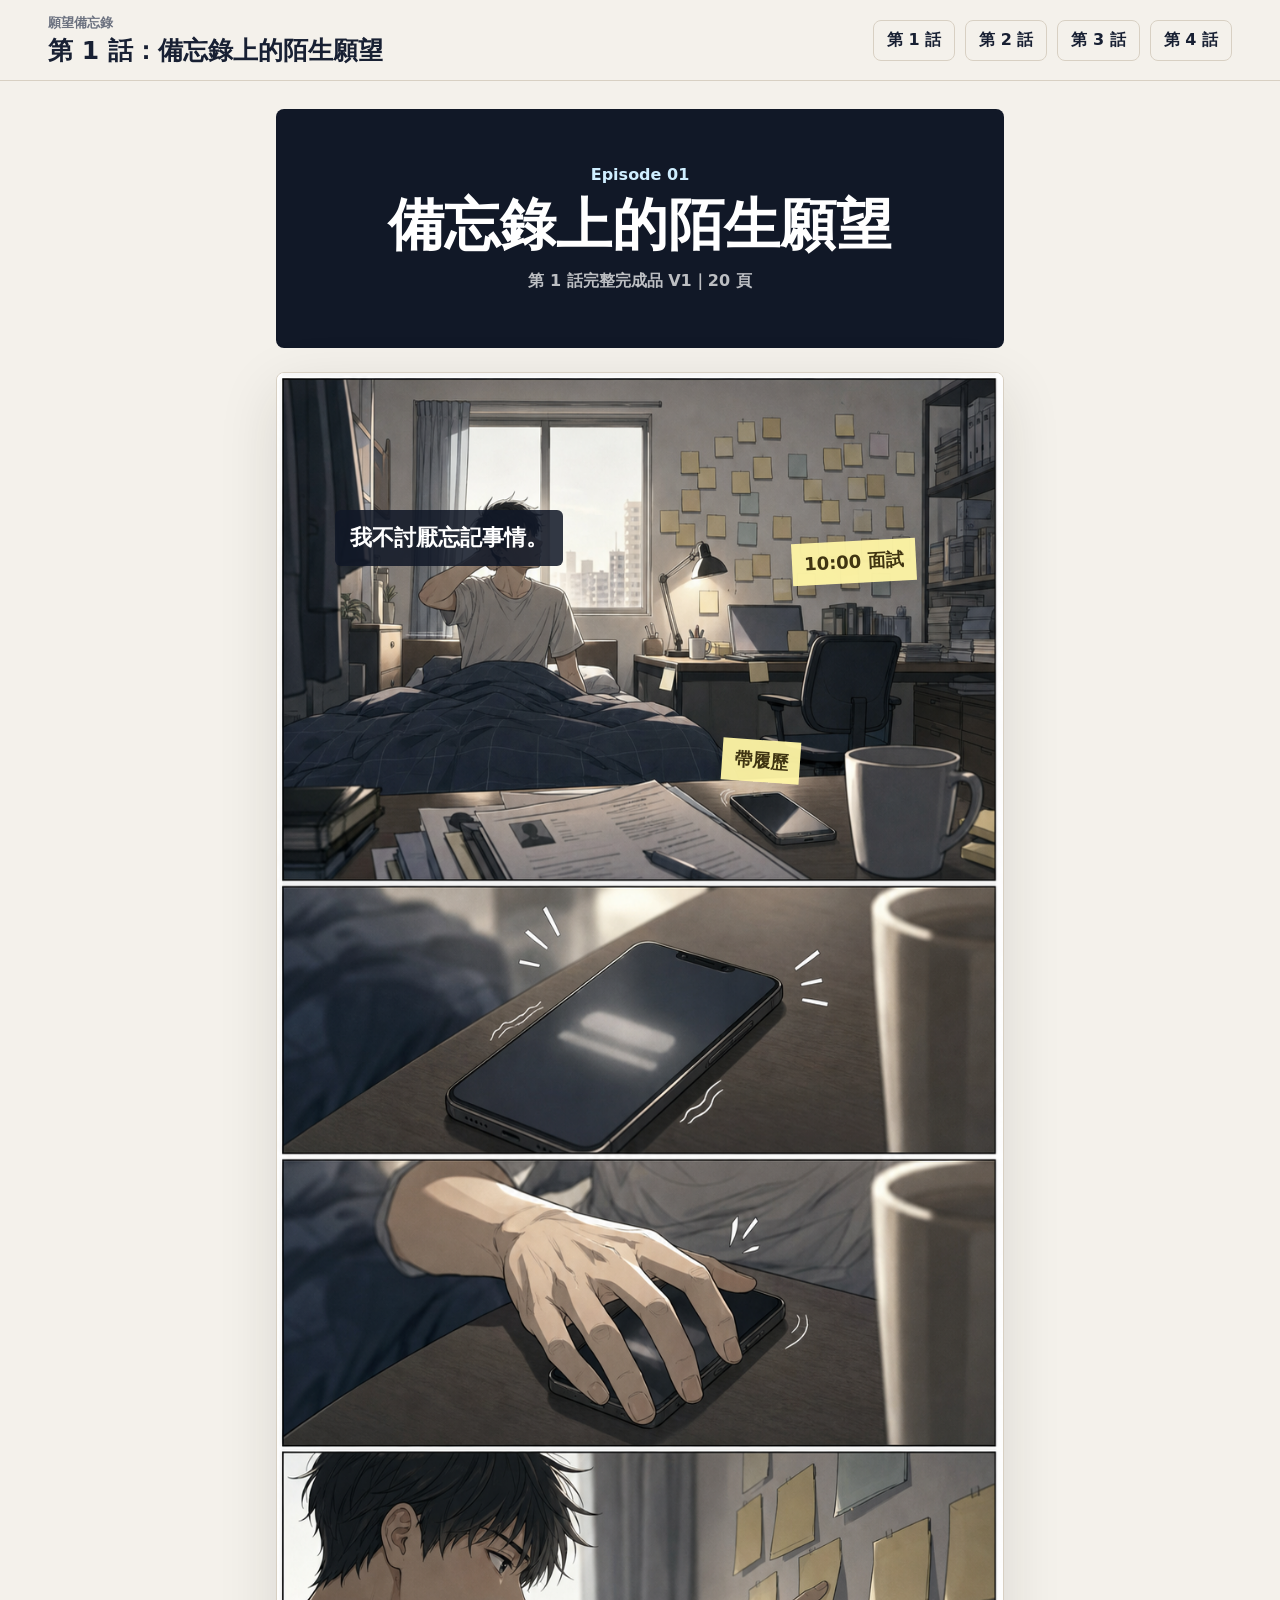
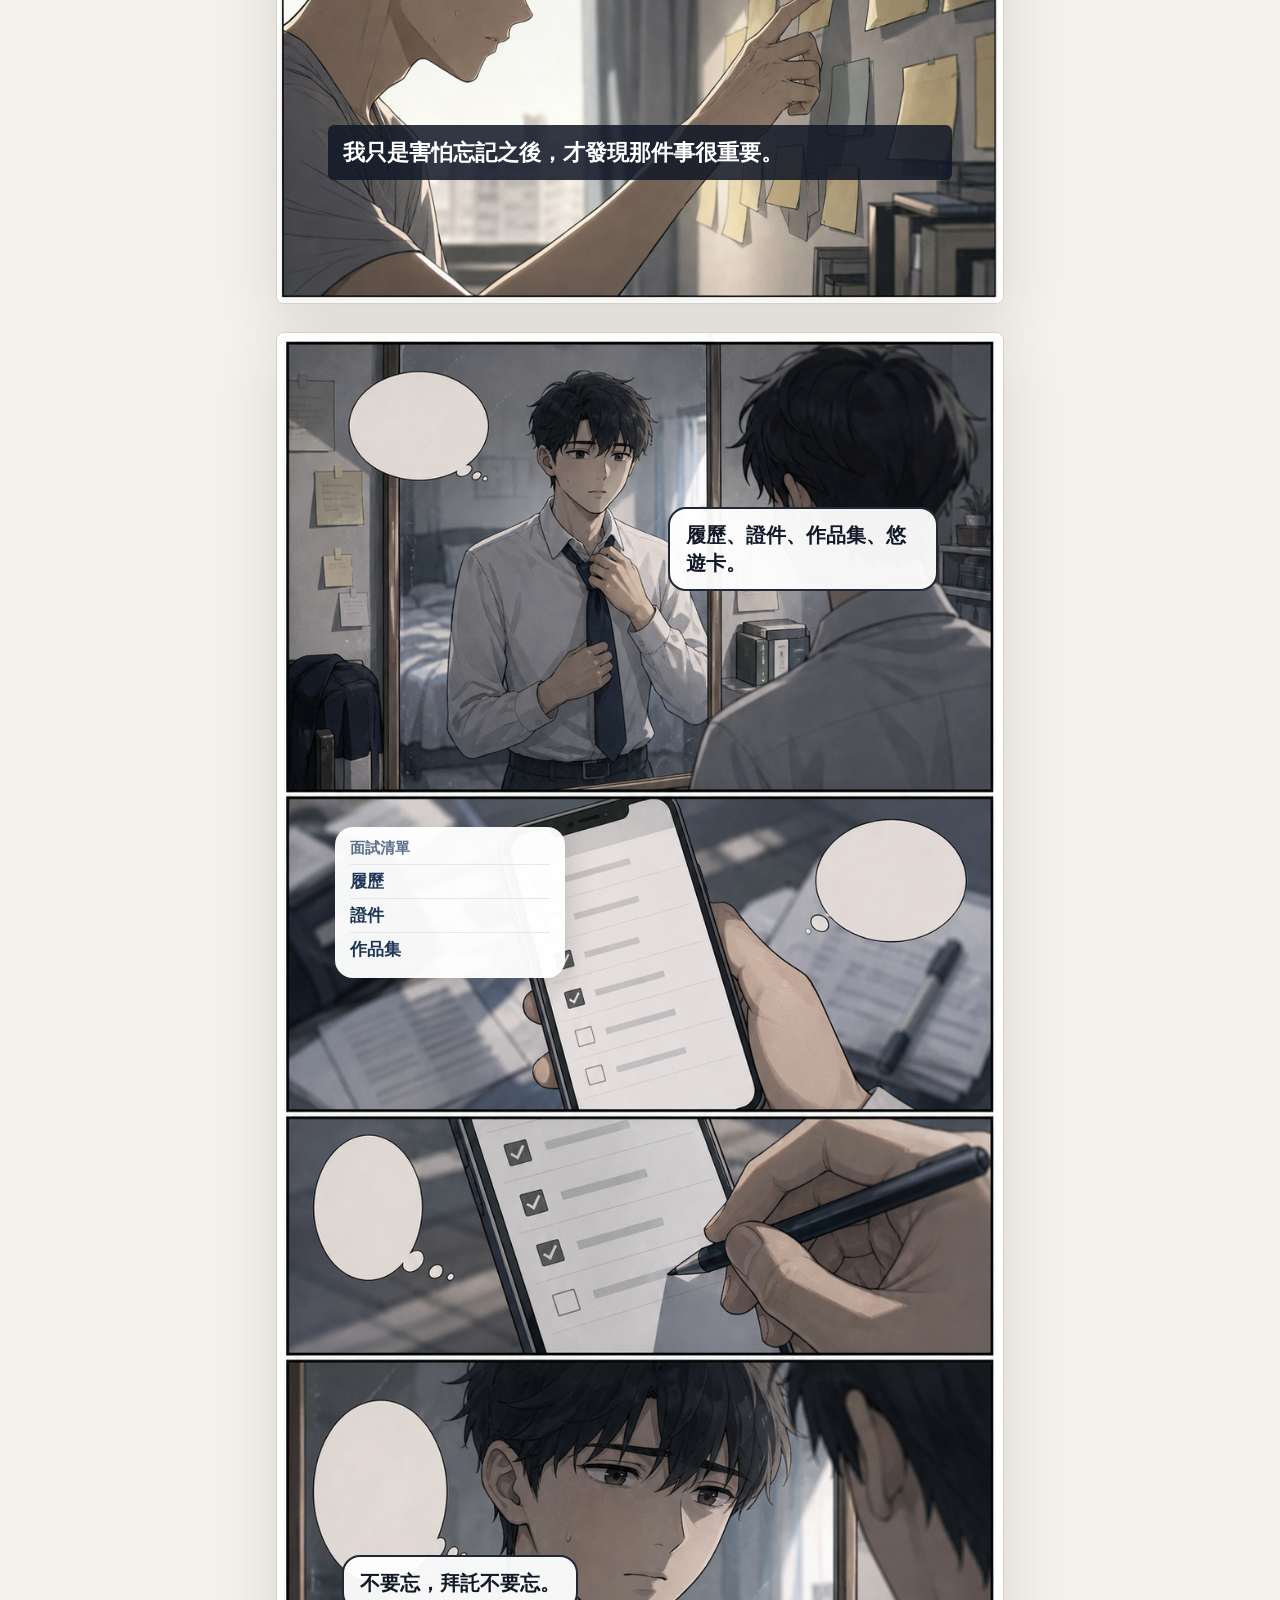
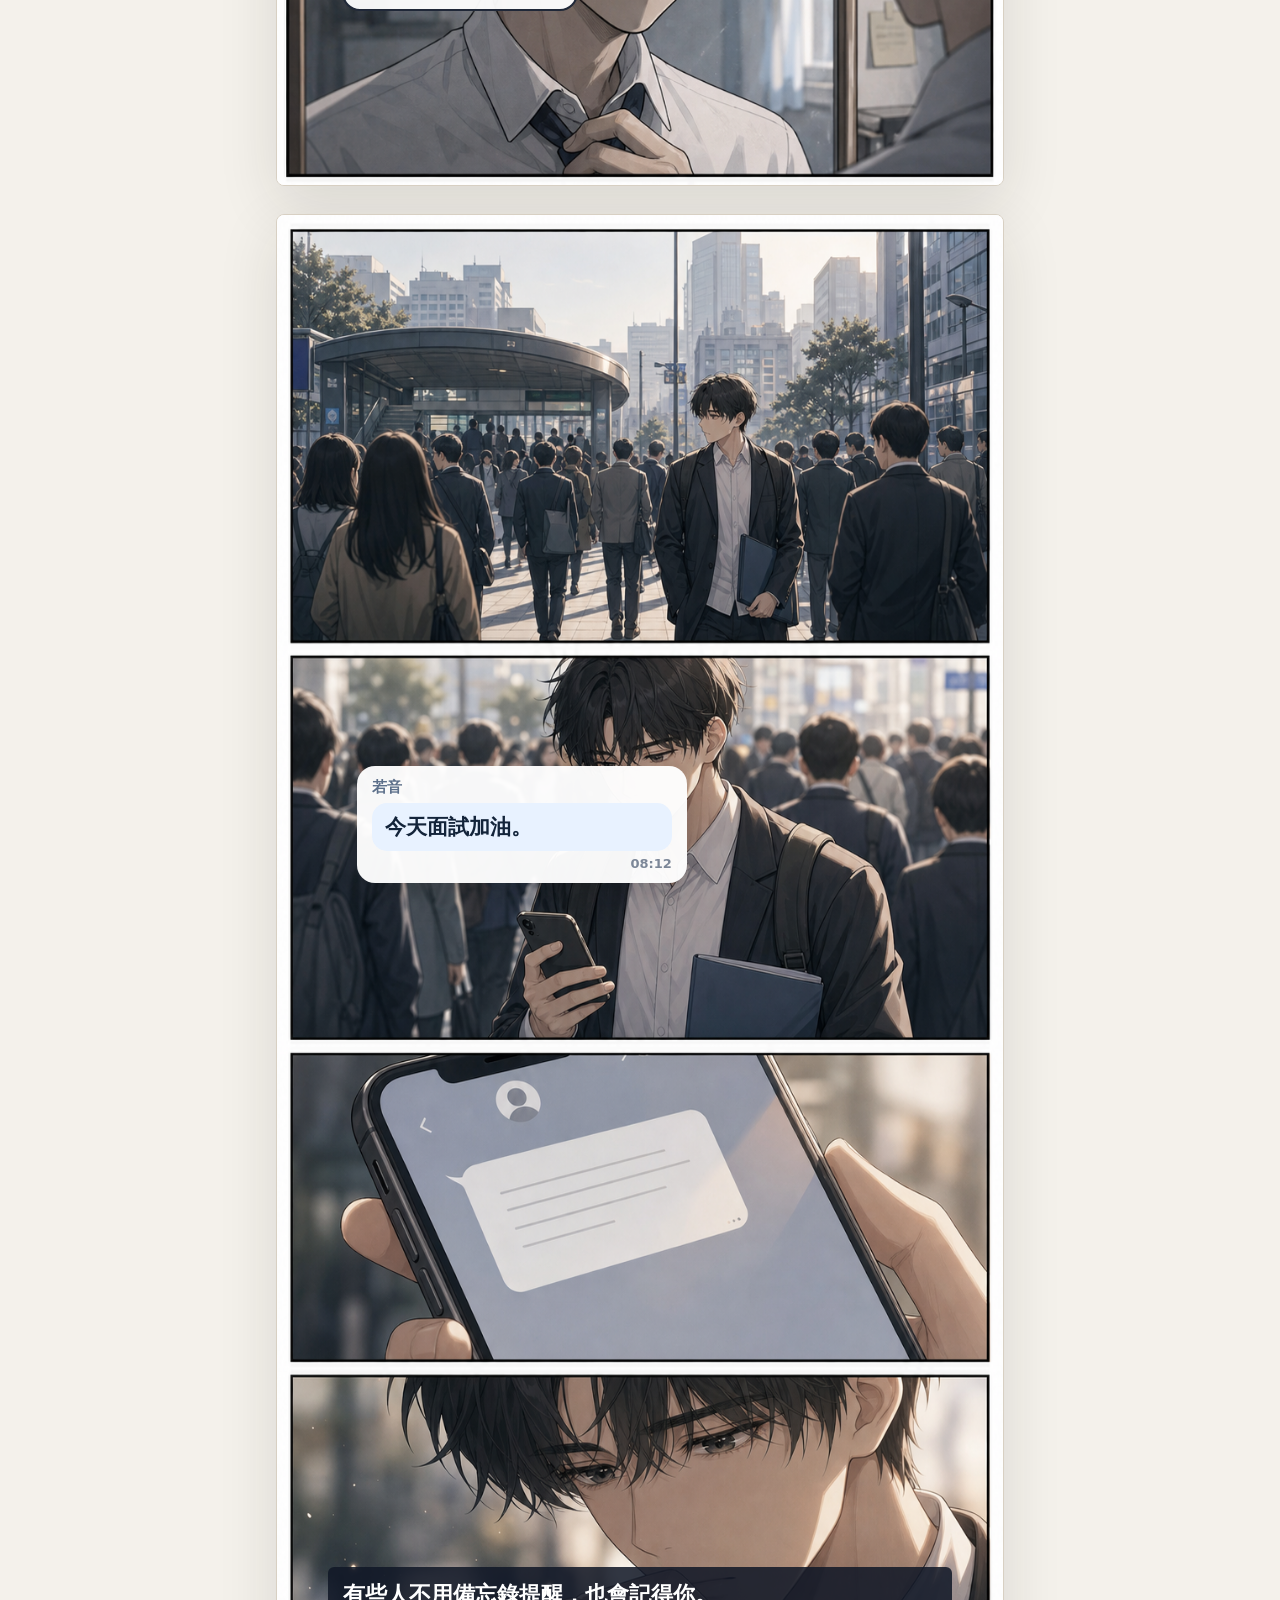
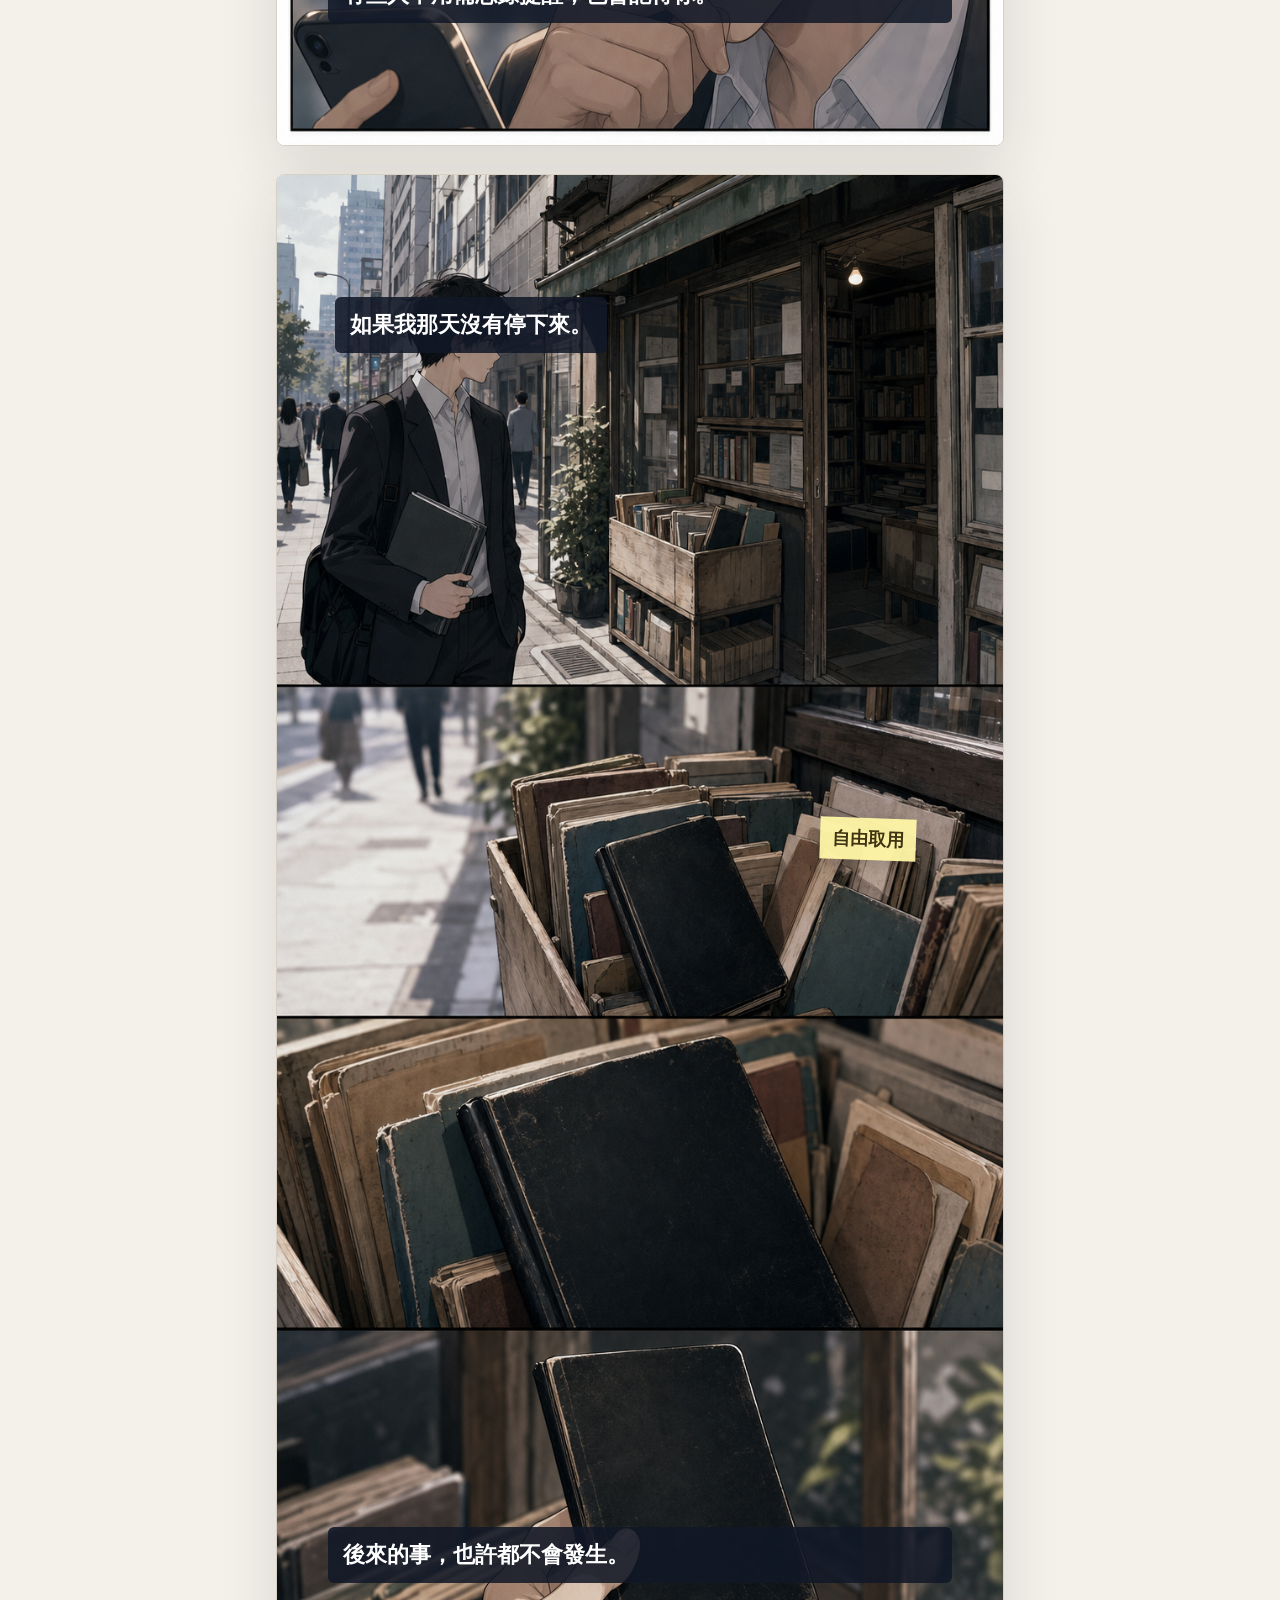
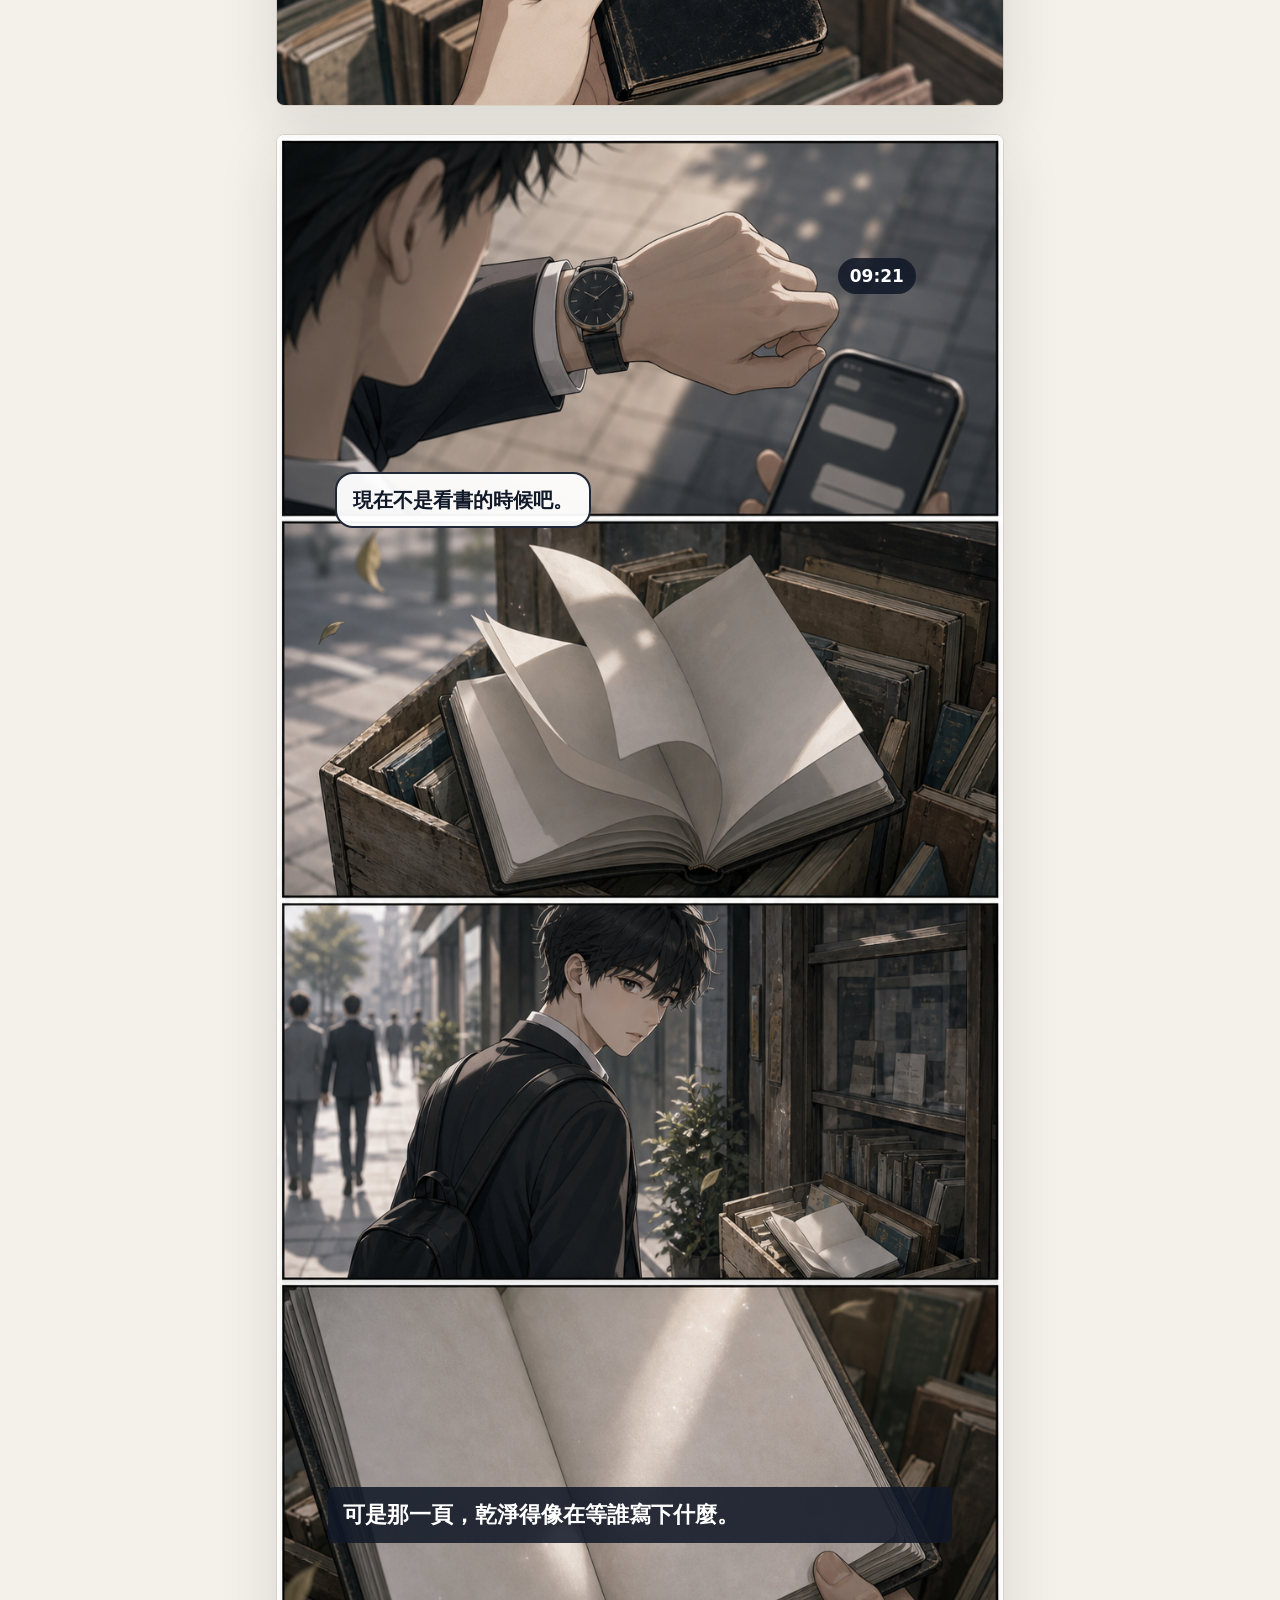
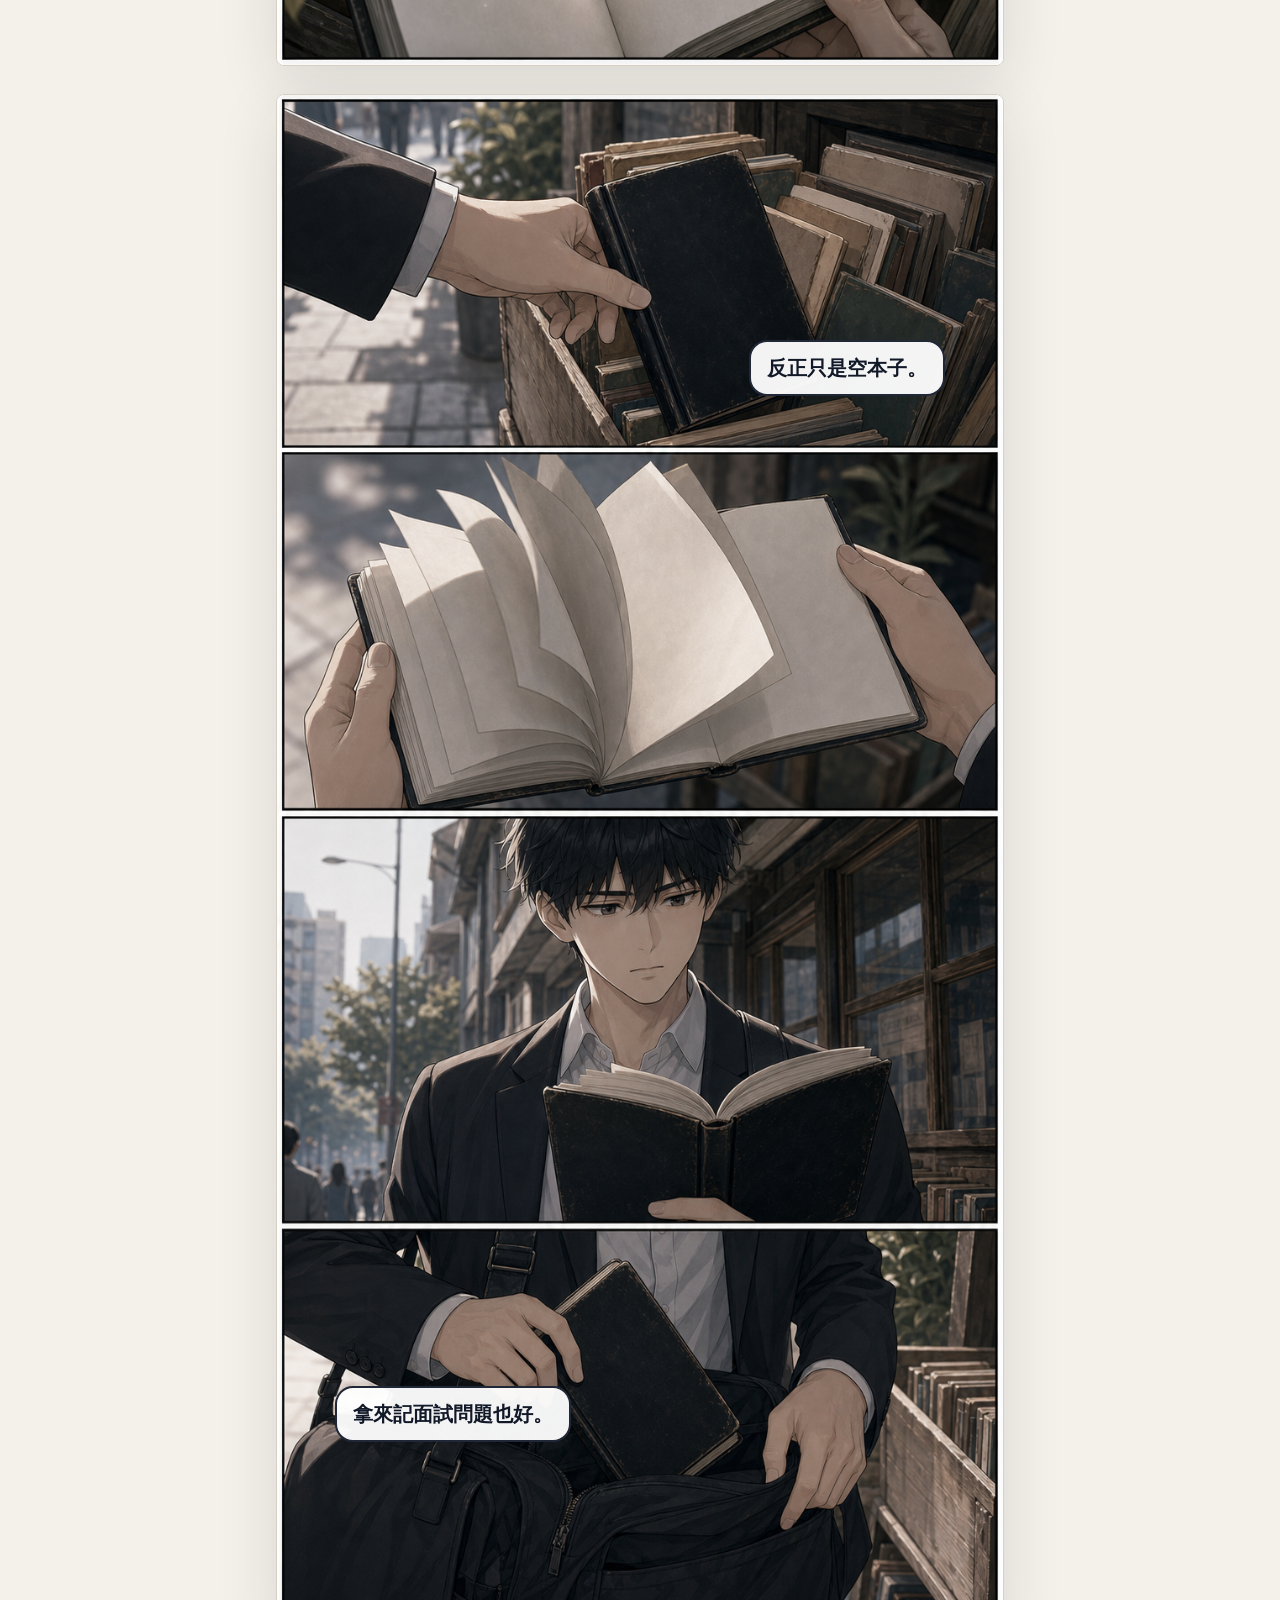
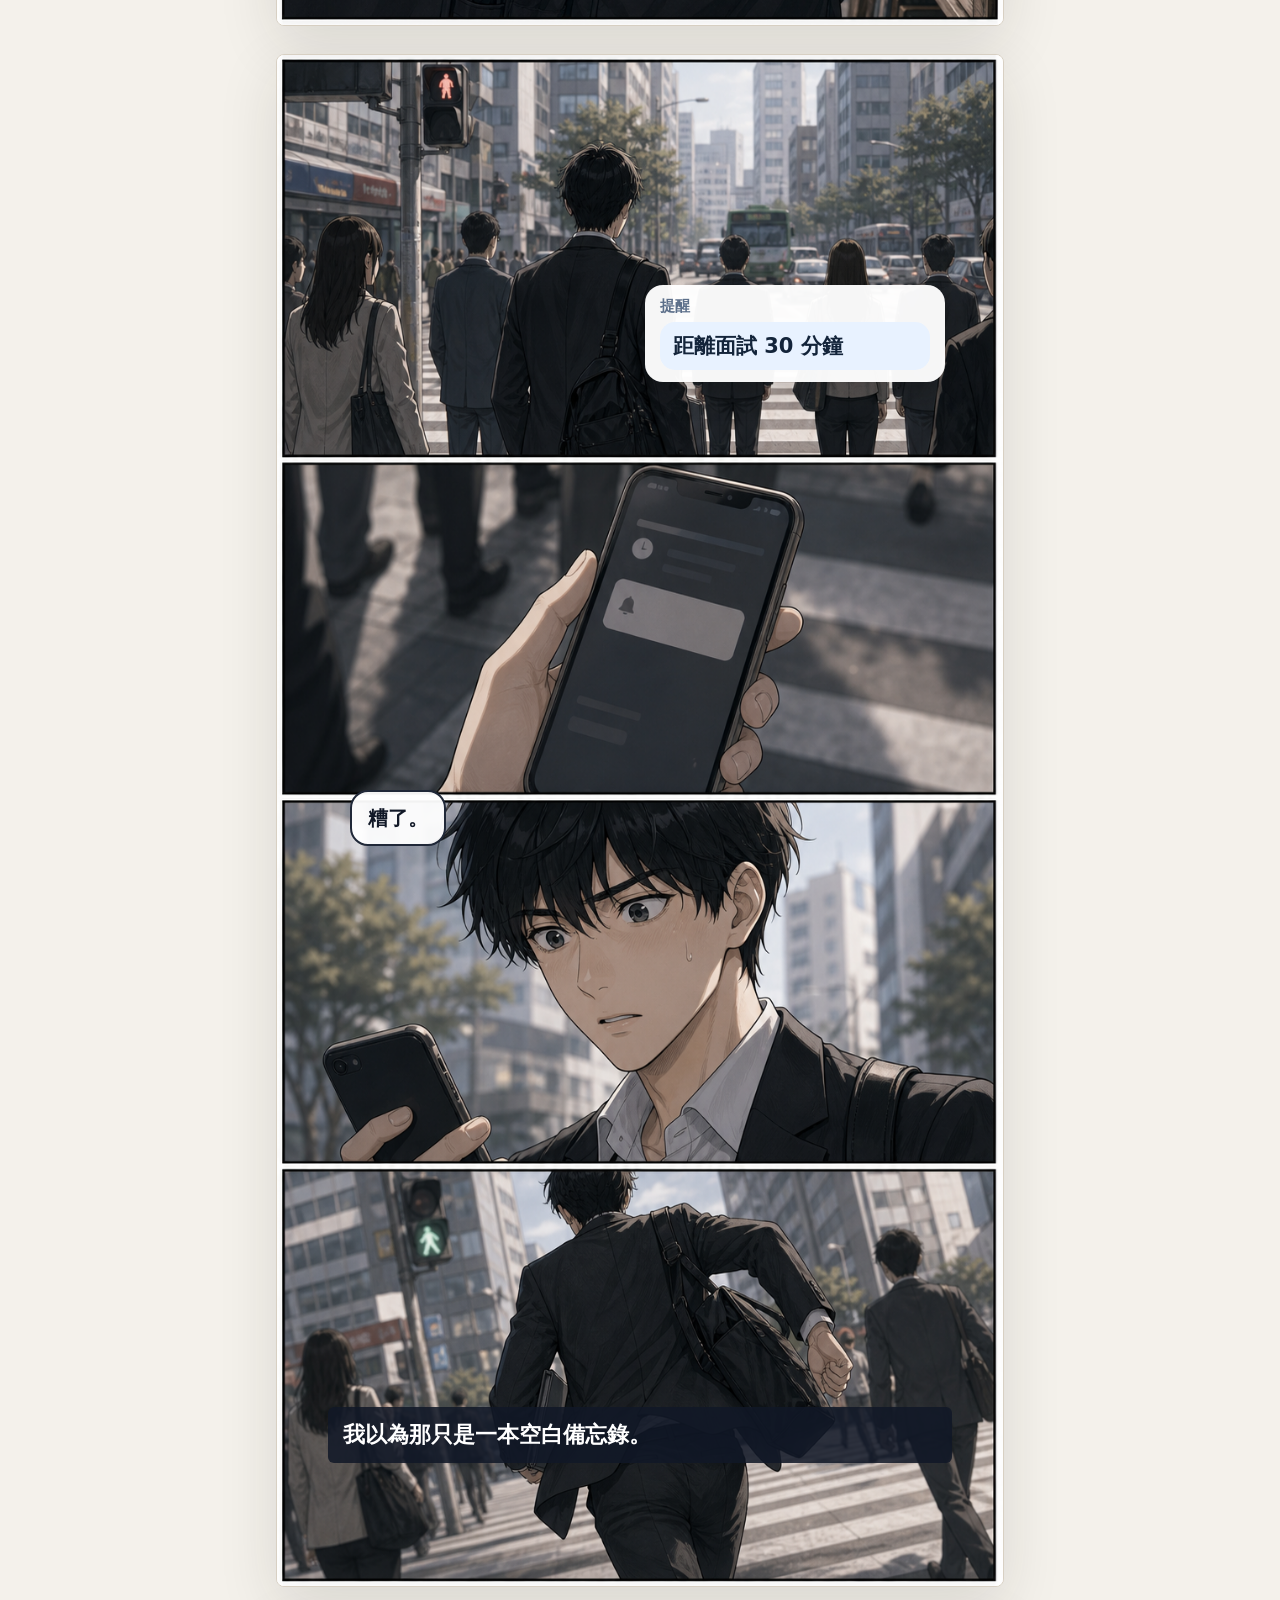
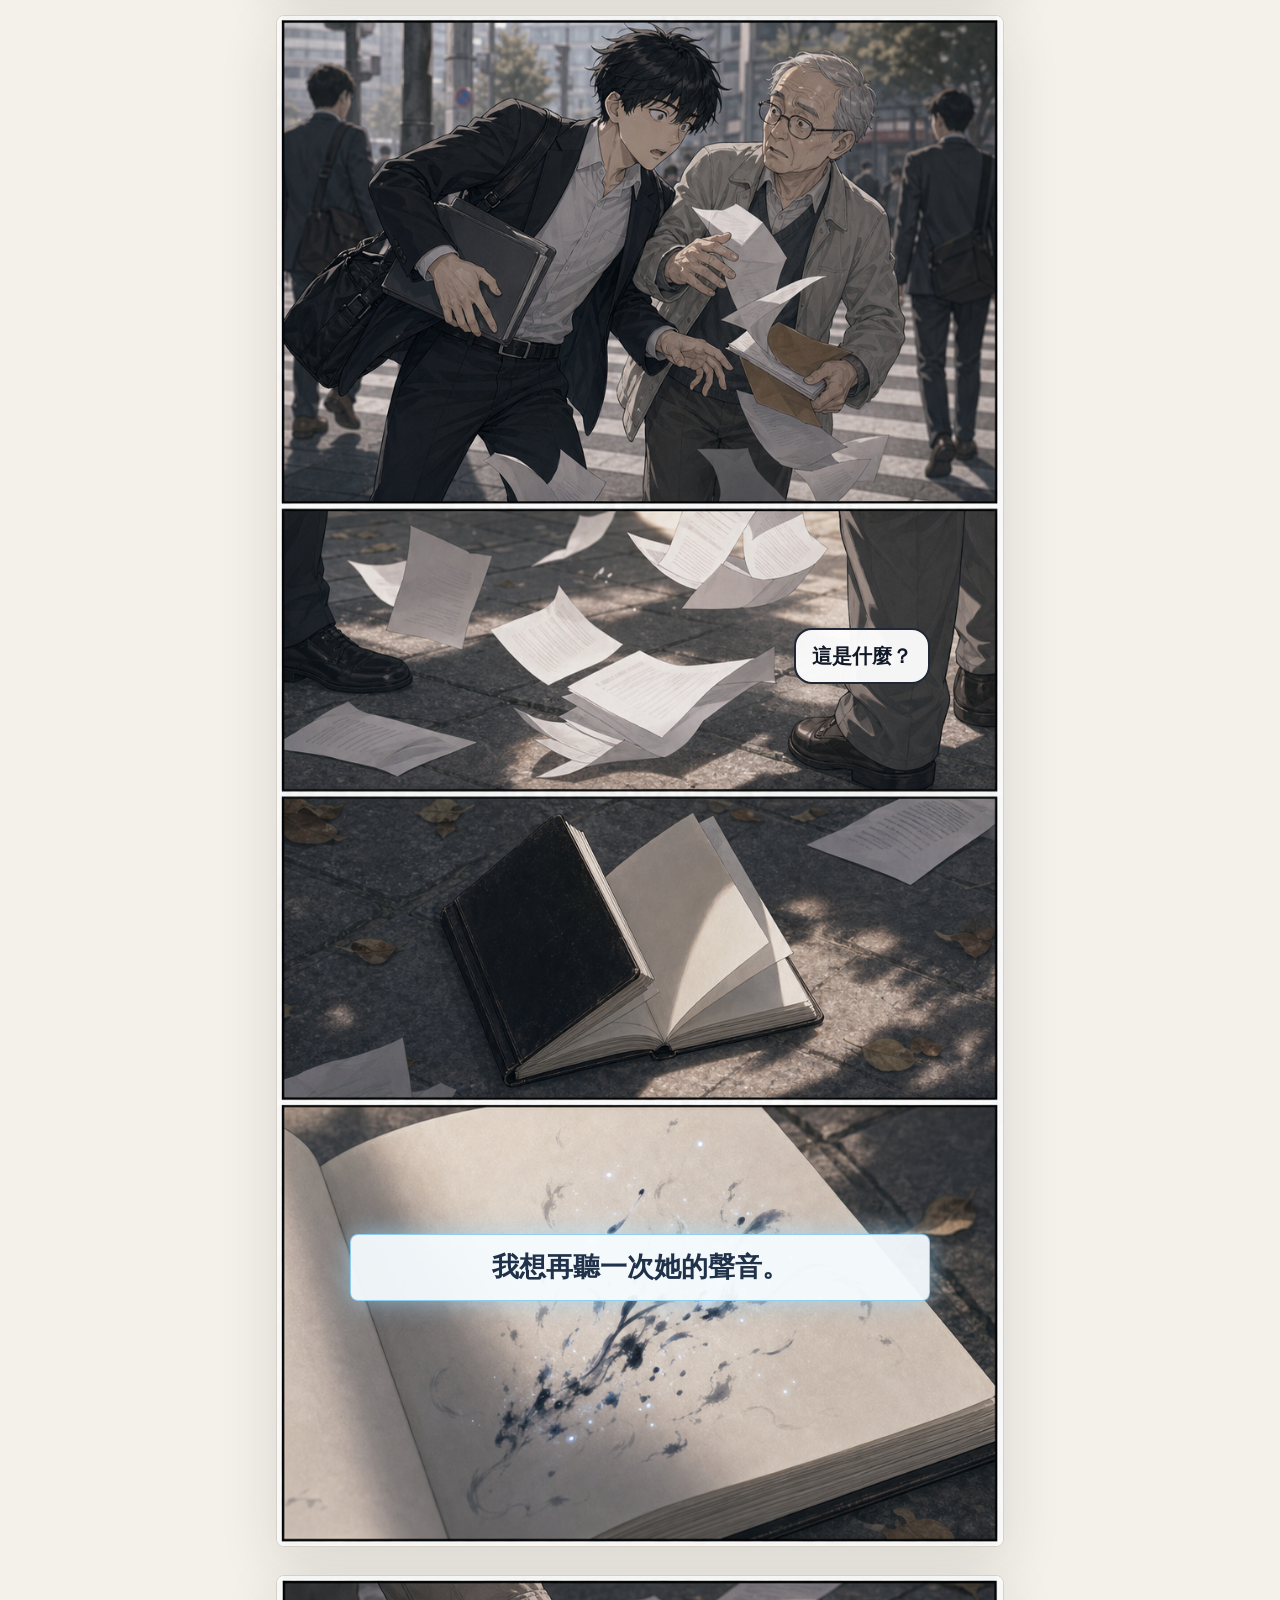
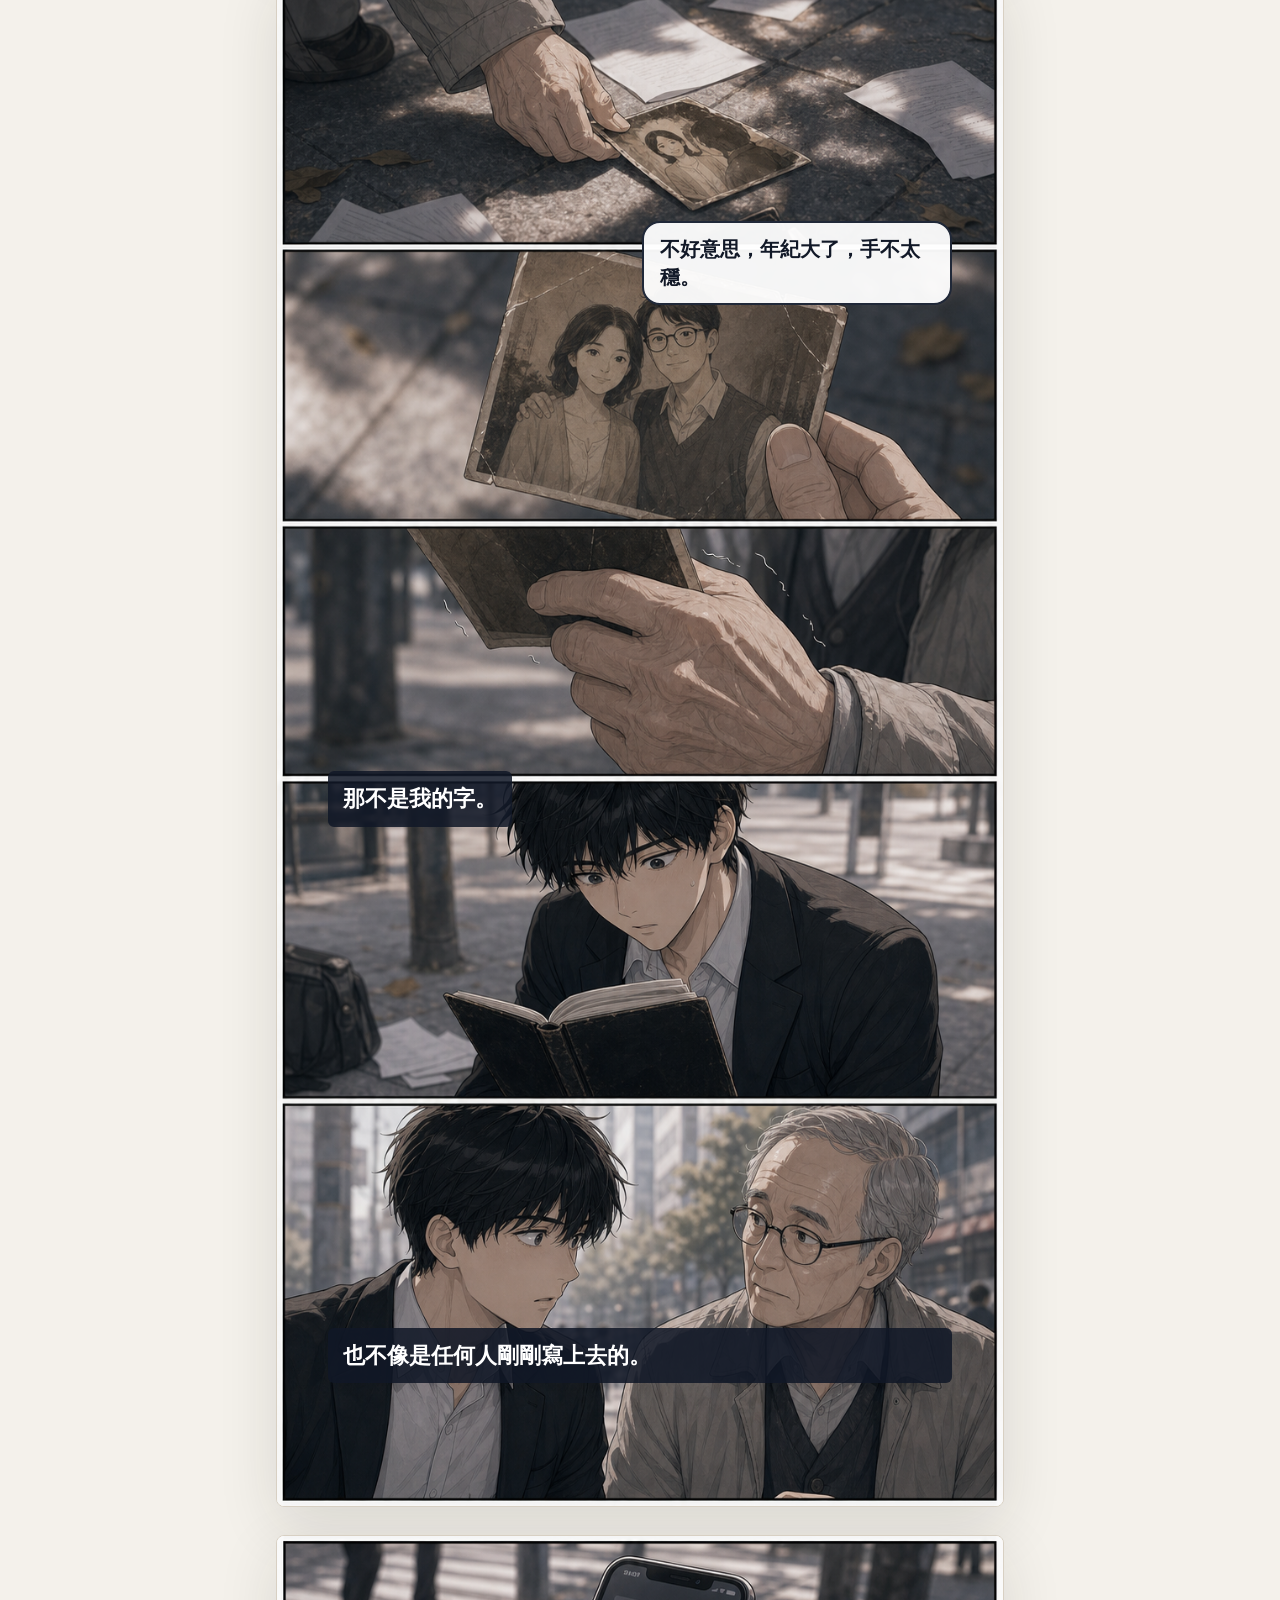
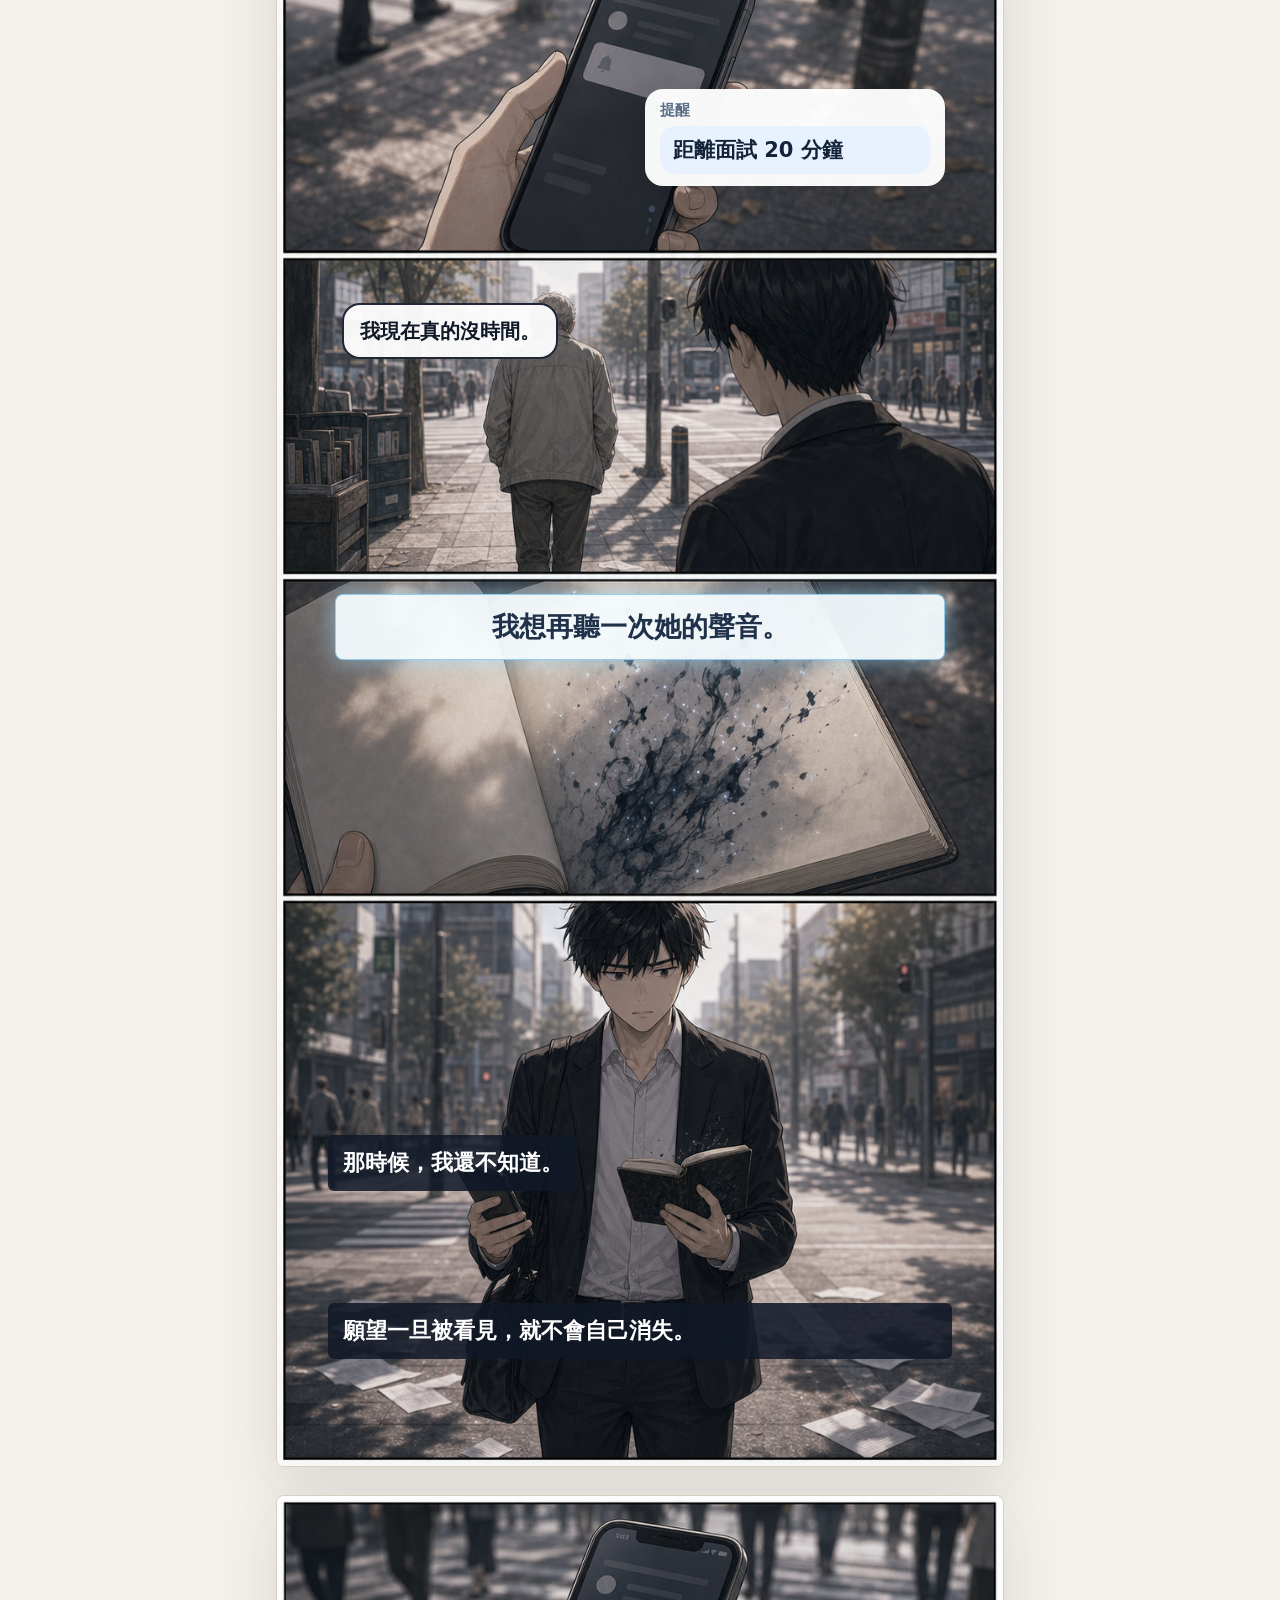
<file: index.html>
<!doctype html>
<html lang="zh-Hant">
<head>
  <meta charset="utf-8">
  <meta name="viewport" content="width=device-width, initial-scale=1">
  <title>願望備忘錄｜第 1 話試讀完成品</title>
  <link rel="stylesheet" href="./episode-01-reader.css">
</head>
<body>
  <header class="reader-header">
    <div>
      <p>願望備忘錄</p>
      <h1>第 1 話：備忘錄上的陌生願望</h1>
    </div>
    <nav class="reader-nav">
      <a href="./index.html">第 1 話</a>
      <a href="./episode-02.html">第 2 話</a>
      <a href="./episode-03.html">第 3 話</a>
      <a href="./episode-04.html">第 4 話</a>
    </nav>
  </header>

  <main class="reader">
    <section class="title-card">
      <p>Episode 01</p>
      <h2>備忘錄上的陌生願望</h2>
      <span>第 1 話完整完成品 V1｜20 頁</span>
    </section>

    <article class="comic-page p1">
      <img src="./assets/page-01-visual-v1.png" alt="Page 1">
      <div class="note n1">10:00 面試</div>
      <div class="note n2">帶履歷</div>
      <div class="caption c1">我不討厭忘記事情。</div>
      <div class="caption c2">我只是害怕忘記之後，才發現那件事很重要。</div>
    </article>

    <article class="comic-page p2">
      <img src="./assets/page-02-visual-v1.png" alt="Page 2">
      <div class="phone-list">
        <b>面試清單</b>
        <span>履歷</span>
        <span>證件</span>
        <span>作品集</span>
      </div>
      <div class="bubble b1">履歷、證件、作品集、悠遊卡。</div>
      <div class="bubble b2">不要忘，拜託不要忘。</div>
    </article>

    <article class="comic-page p3">
      <img src="./assets/page-03-visual-v1.png" alt="Page 3">
      <div class="message-thread">
        <div class="message-name">若音</div>
        <div class="message-bubble">今天面試加油。</div>
        <div class="message-time">08:12</div>
      </div>
      <div class="caption c3">有些人不用備忘錄提醒，也會記得你。</div>
    </article>

    <article class="comic-page p4">
      <img src="./assets/page-04-visual-v1.png" alt="Page 4">
      <div class="caption c4">如果我那天沒有停下來。</div>
      <div class="sign s1">自由取用</div>
      <div class="caption c5">後來的事，也許都不會發生。</div>
    </article>

    <article class="comic-page p5">
      <img src="./assets/page-05-visual-v1.png" alt="Page 5">
      <div class="time-chip t1">09:21</div>
      <div class="bubble b3">現在不是看書的時候吧。</div>
      <div class="caption c6">可是那一頁，乾淨得像在等誰寫下什麼。</div>
    </article>

    <article class="comic-page p6">
      <img src="./assets/page-06-visual-v1.png" alt="Page 6">
      <div class="bubble b4">反正只是空本子。</div>
      <div class="bubble b5">拿來記面試問題也好。</div>
    </article>

    <article class="comic-page p7">
      <img src="./assets/page-07-visual-v1.png" alt="Page 7">
      <div class="phone-alert">
        <b>提醒</b>
        <span>距離面試 30 分鐘</span>
      </div>
      <div class="bubble b6">糟了。</div>
      <div class="caption c7">我以為那只是一本空白備忘錄。</div>
    </article>

    <article class="comic-page p8">
      <img src="./assets/page-08-visual-v1.png" alt="Page 8">
      <div class="wish-text">我想再聽一次她的聲音。</div>
      <div class="bubble b7">這是什麼？</div>
    </article>

    <article class="comic-page p9">
      <img src="./assets/page-09-visual-v1.png" alt="Page 9">
      <div class="bubble b8">不好意思，年紀大了，手不太穩。</div>
      <div class="caption c8">那不是我的字。</div>
      <div class="caption c9">也不像是任何人剛剛寫上去的。</div>
    </article>

    <article class="comic-page p10">
      <img src="./assets/page-10-visual-v1.png" alt="Page 10">
      <div class="phone-alert p10-alert">
        <b>提醒</b>
        <span>距離面試 20 分鐘</span>
      </div>
      <div class="wish-text w2">我想再聽一次她的聲音。</div>
      <div class="bubble b9">我現在真的沒時間。</div>
      <div class="caption c10">那時候，我還不知道。</div>
      <div class="caption c11">願望一旦被看見，就不會自己消失。</div>
    </article>

    <article class="comic-page p11">
      <img src="./assets/page-11-visual-v1.png" alt="Page 11">
      <div class="phone-alert p11-alert">
        <b>提醒</b>
        <span>距離面試 18 分鐘</span>
      </div>
      <div class="bubble b10">等一下！</div>
      <div class="caption c12">我明明知道，自己快來不及了。</div>
    </article>

    <article class="comic-page p12">
      <img src="./assets/page-12-visual-v1.png" alt="Page 12">
      <div class="bubble b11">剛才那張照片，是很重要的人嗎？</div>
      <div class="bubble b12">她是我太太。已經走了三年了。</div>
      <div class="caption c13">他說得很輕，像怕驚動什麼。</div>
    </article>

    <article class="comic-page p13">
      <img src="./assets/page-13-visual-v1.png" alt="Page 13">
      <div class="caption c14">老先生家裡，時間像停在某一天。</div>
      <div class="bubble b13">她以前最愛把聲音錄下來，說怕我忘記。</div>
      <div class="caption c15">忘記。那兩個字，又刺了我一下。</div>
    </article>

    <article class="comic-page p14">
      <img src="./assets/page-14-visual-v1.png" alt="Page 14">
      <div class="bubble b14">應該就是這一卷。</div>
      <div class="sound s2">喀。</div>
      <div class="caption c16">機器沒有聲音。</div>
      <div class="bubble b15">沒關係，也許本來就該這樣。</div>
    </article>

    <article class="comic-page p15">
      <img src="./assets/page-15-visual-v1.png" alt="Page 15">
      <div class="bubble b16">等我一下，我試試看。</div>
      <div class="caption c17">我不知道自己為什麼這麼急。</div>
      <div class="caption c18">也許是因為，那句願望還在我腦子裡發亮。</div>
    </article>

    <article class="comic-page p16">
      <img src="./assets/page-16-visual-v1.png" alt="Page 16">
      <div class="voice v1">「今天也要記得吃飯喔。」</div>
      <div class="caption c19">錄音裡的聲音，很普通。</div>
      <div class="caption c20">普通到像她只是去了隔壁房間。</div>
    </article>

    <article class="comic-page p17">
      <img src="./assets/page-17-visual-v1.png" alt="Page 17">
      <div class="wish-text w3">我想再聽一次她的聲音。</div>
      <div class="caption c21">字跡慢慢淡掉。</div>
      <div class="bubble b17">咦？</div>
      <div class="caption c22">同時，有什麼東西從我身上被抽走了。</div>
    </article>

    <article class="comic-page p18">
      <img src="./assets/page-18-visual-v1.png" alt="Page 18">
      <div class="message-thread p18-message">
        <div class="message-name">若音</div>
        <div class="message-bubble">今天面試加油。</div>
        <div class="message-time">08:12</div>
      </div>
      <div class="caption c23">這個名字，我看得懂。</div>
      <div class="caption c24">可是那份熟悉感，不見了。</div>
    </article>

    <article class="comic-page p19">
      <img src="./assets/page-19-visual-v1.png" alt="Page 19">
      <div class="phone-alert p19-alert">
        <b>提醒</b>
        <span>面試時間已過</span>
      </div>
      <div class="caption c25">我錯過了面試。</div>
      <div class="caption c26">也錯過了自己原本應該記得的一件事。</div>
    </article>

    <article class="comic-page p20">
      <img src="./assets/page-20-visual-v1.png" alt="Page 20">
      <div class="bubble b18">若音……是誰？</div>
      <div class="caption c27">備忘錄翻到新的一頁。</div>
      <div class="wish-text w4">下一個願望，正在等待被看見。</div>
      <div class="caption c28">而我，開始害怕自己真的會忘記。</div>
    </article>

    <section class="end-card">
      <p>Episode 01 End</p>
      <h2>第一個願望完成了。第一段記憶，也消失了。</h2>
      <a class="episode-link" href="./episode-02.html">閱讀第 2 話</a>
      <a class="episode-link" href="./episode-03.html">閱讀第 3 話</a>
      <a class="episode-link" href="./episode-04.html">閱讀第 4 話</a>
    </section>
  </main>
</body>
</html>
</file>
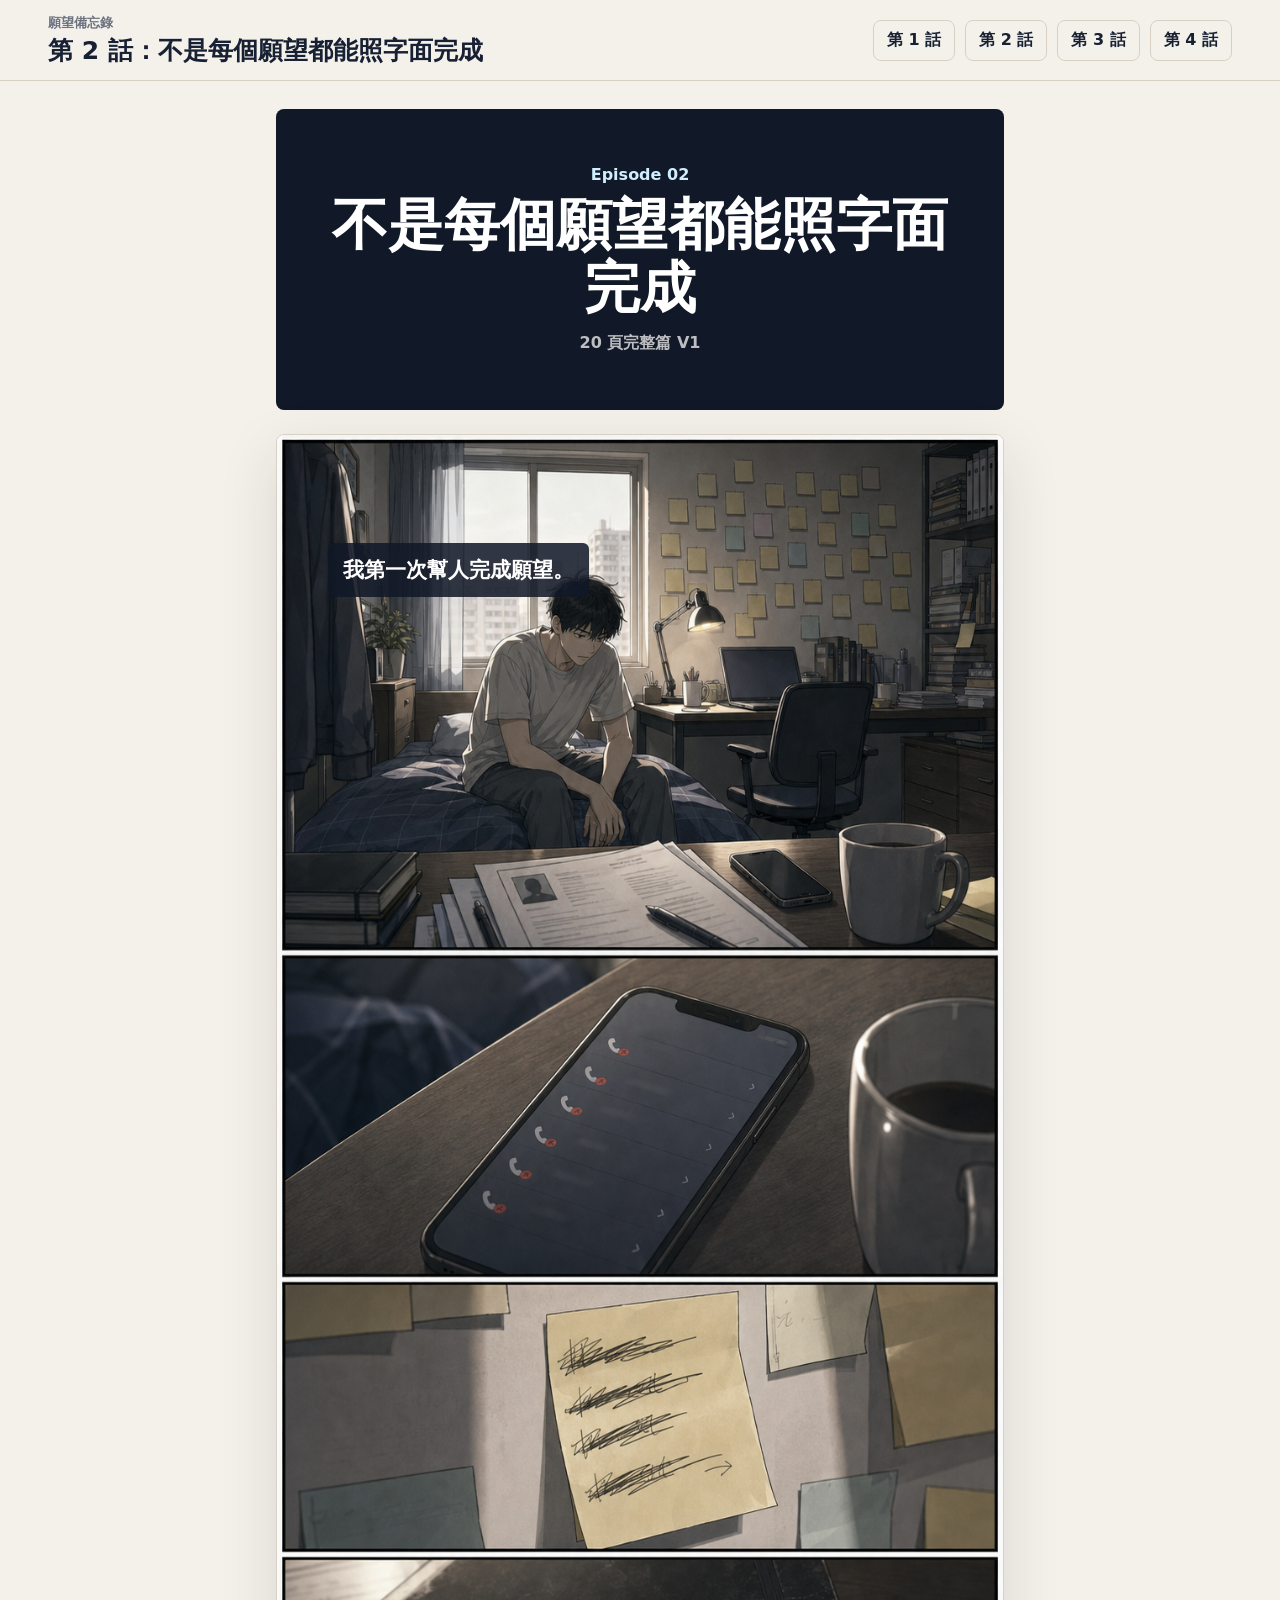
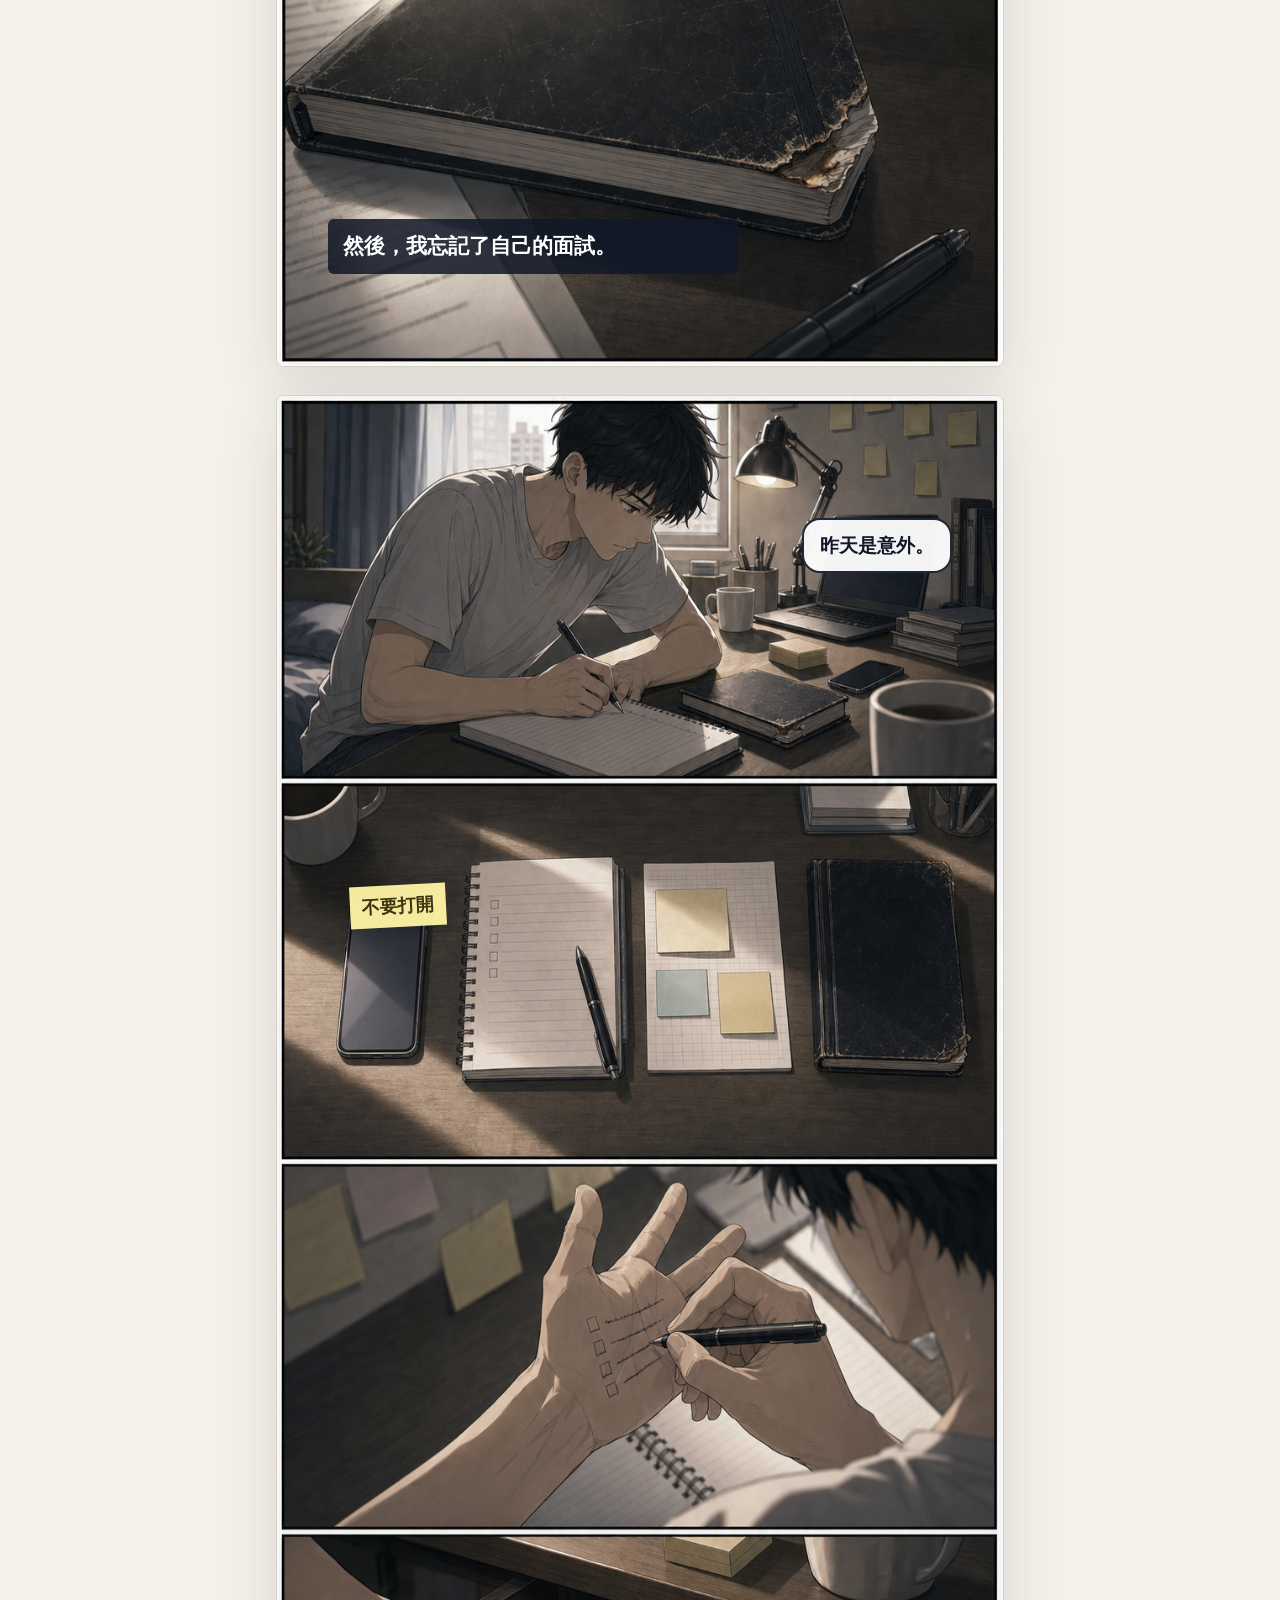
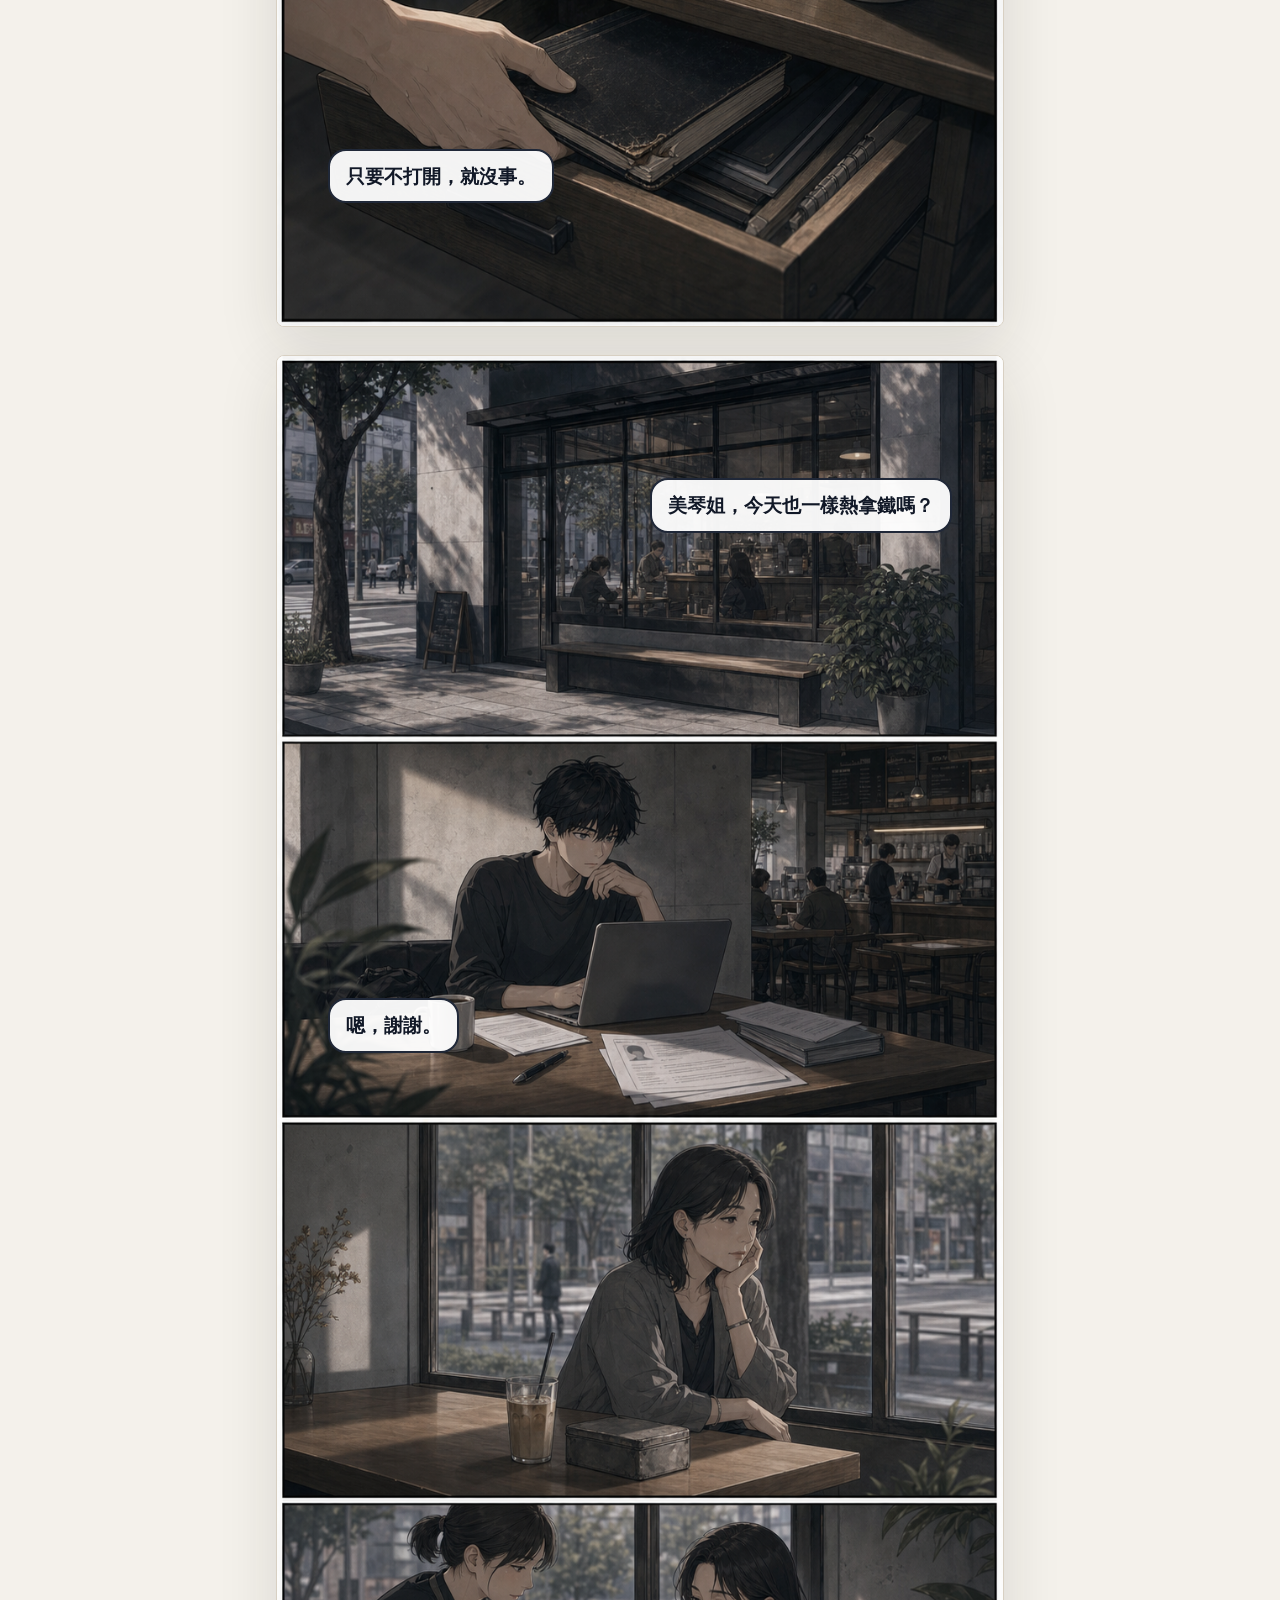
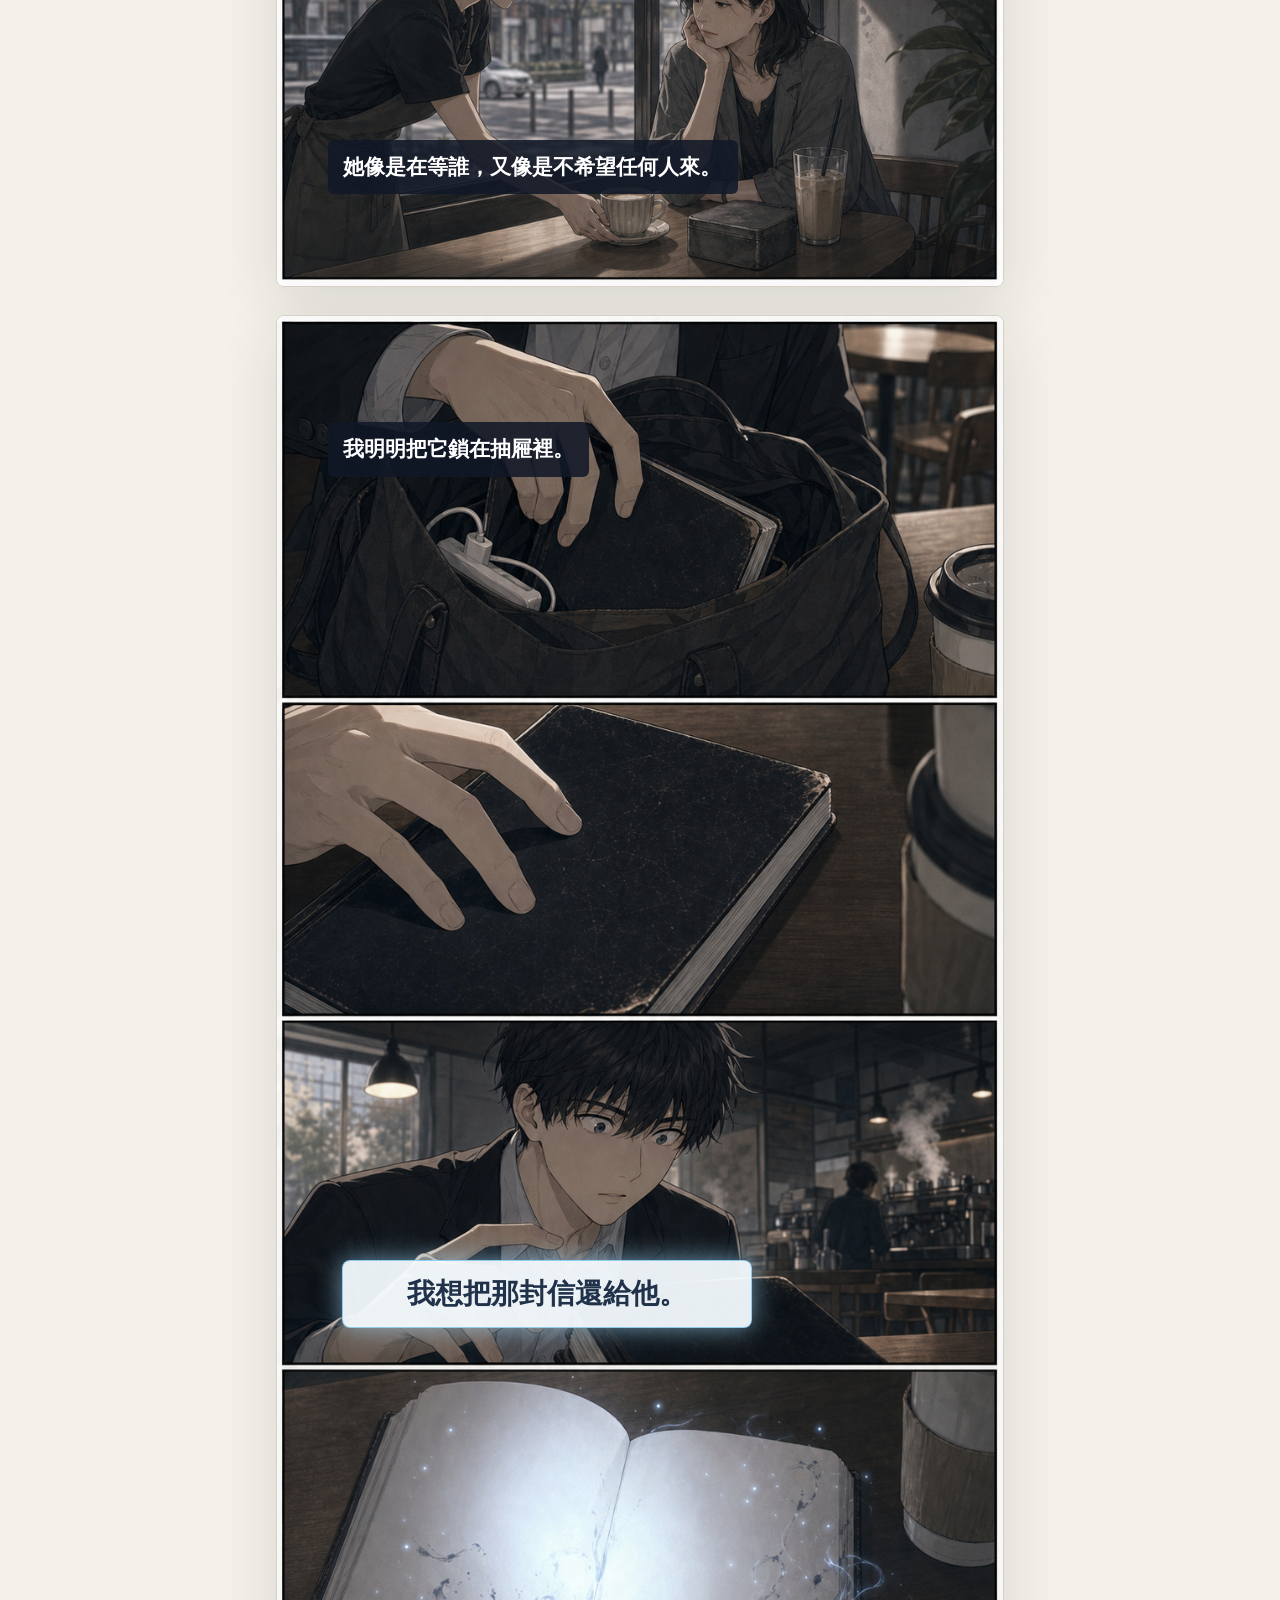
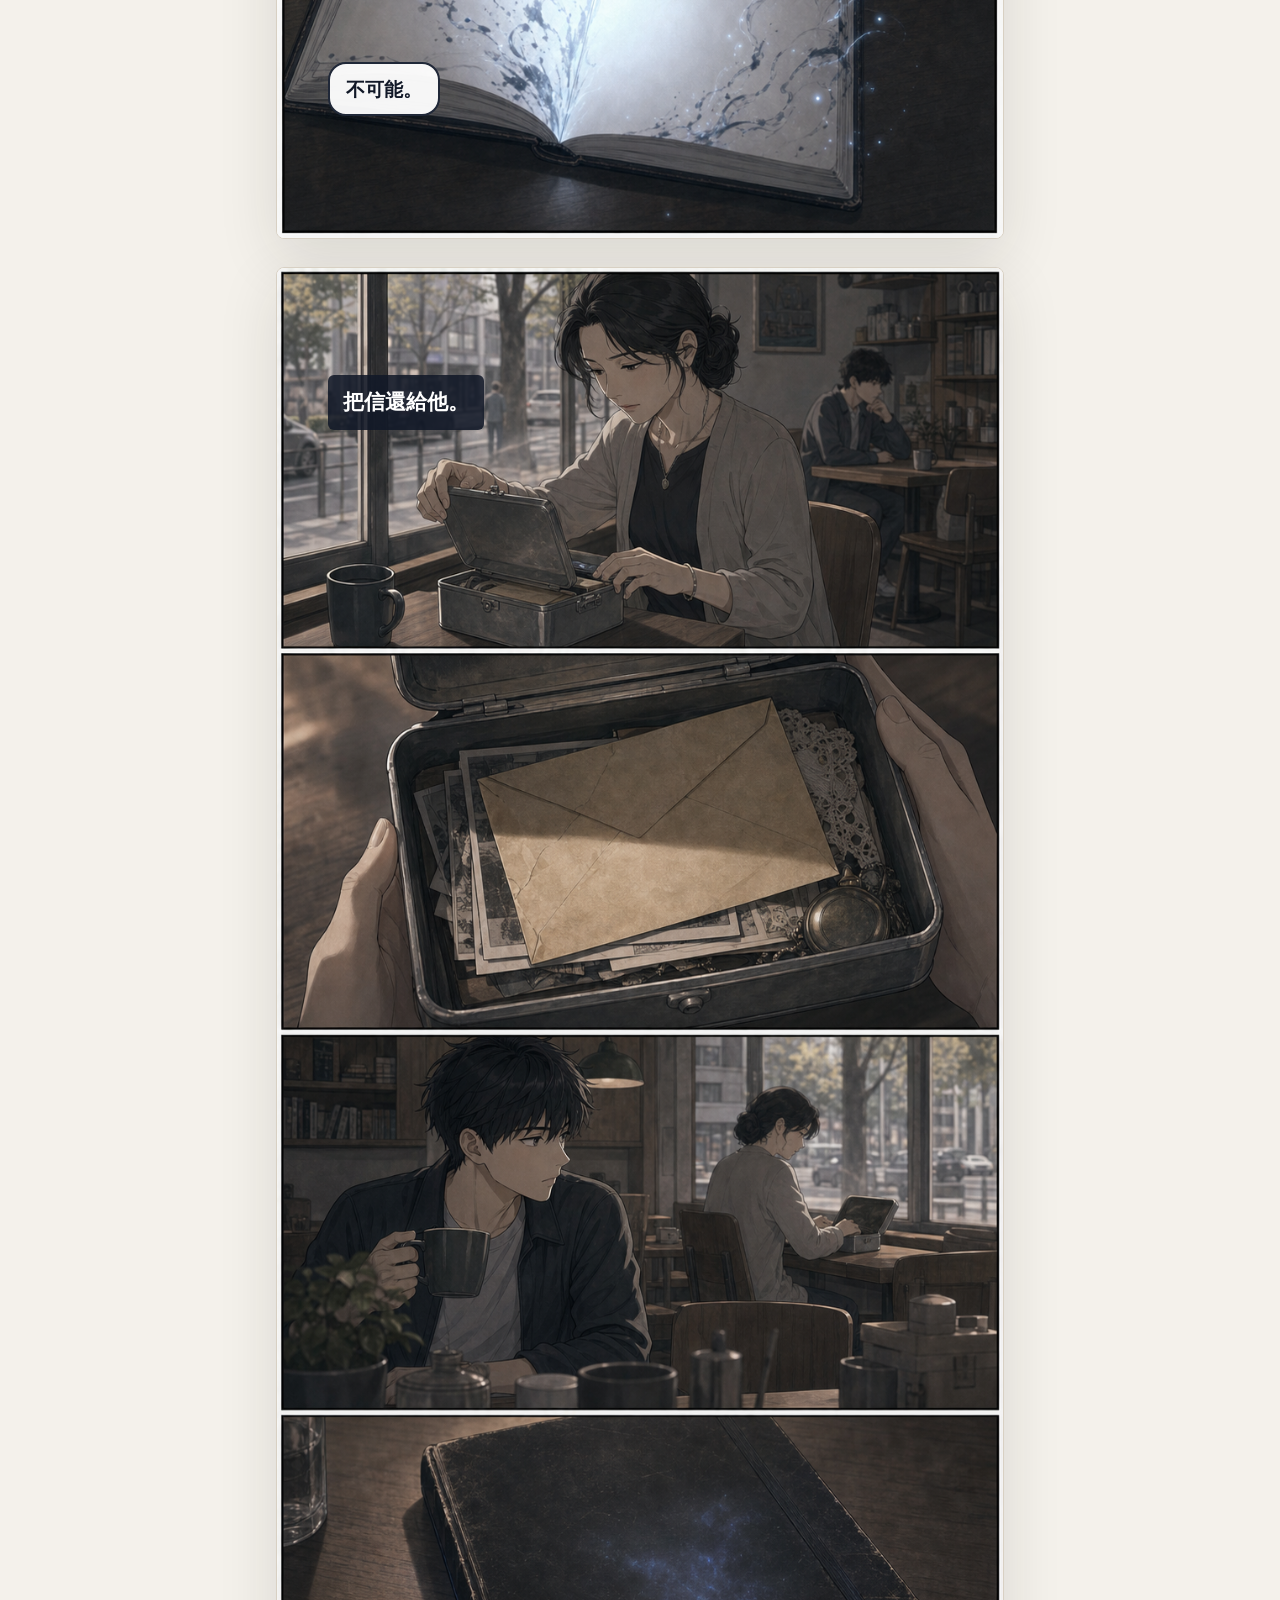
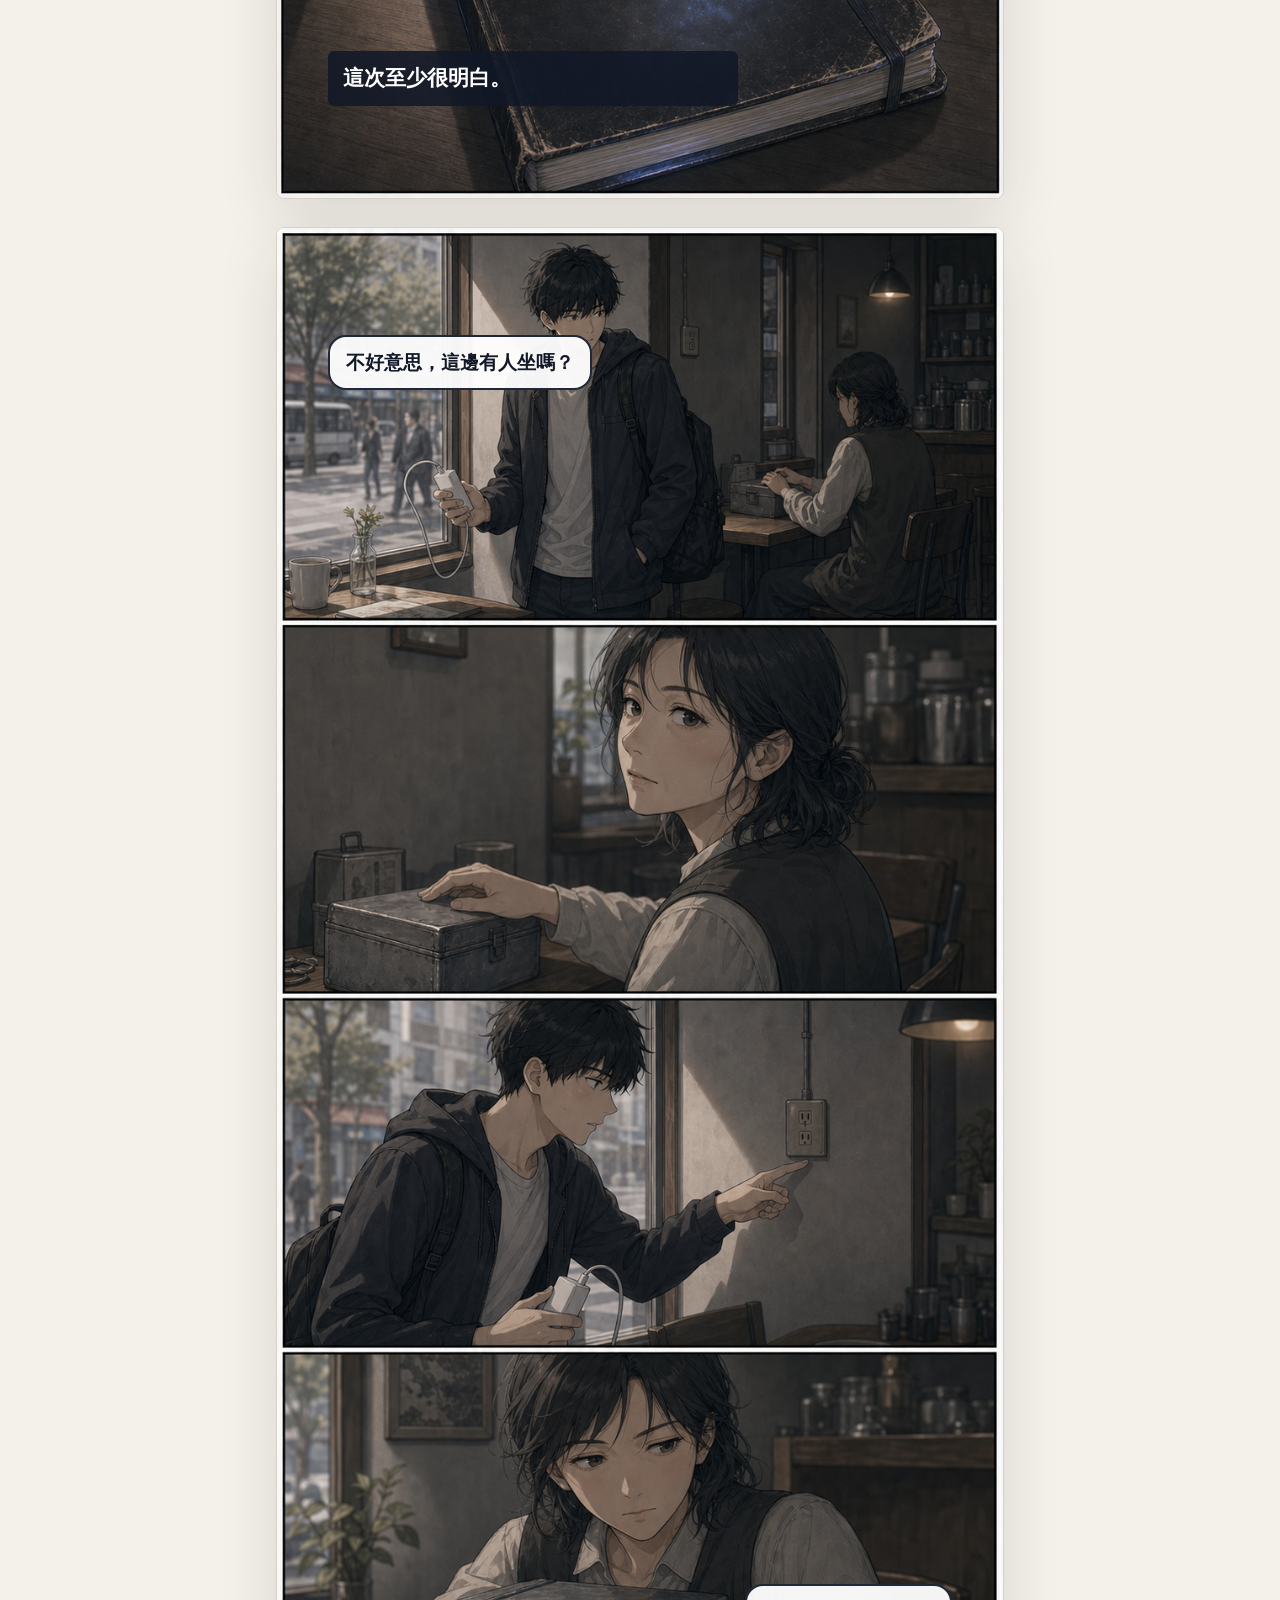
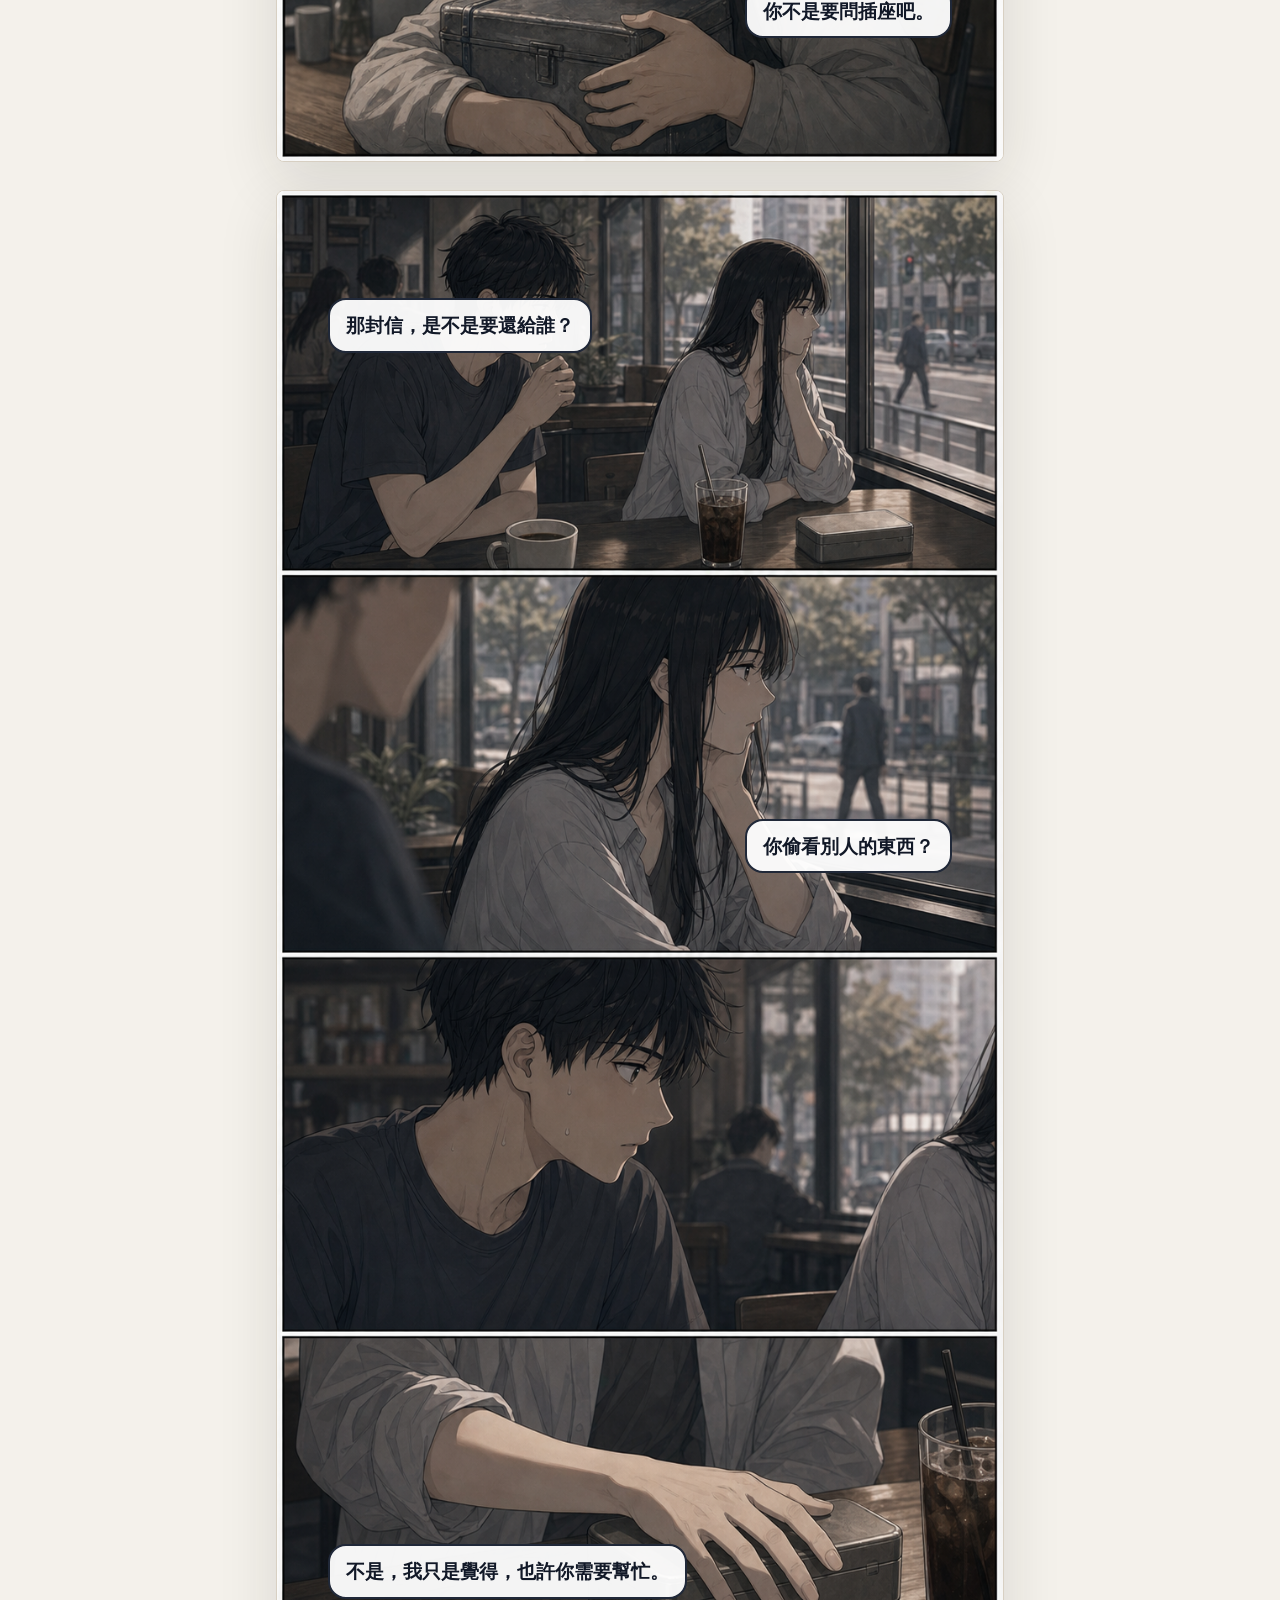
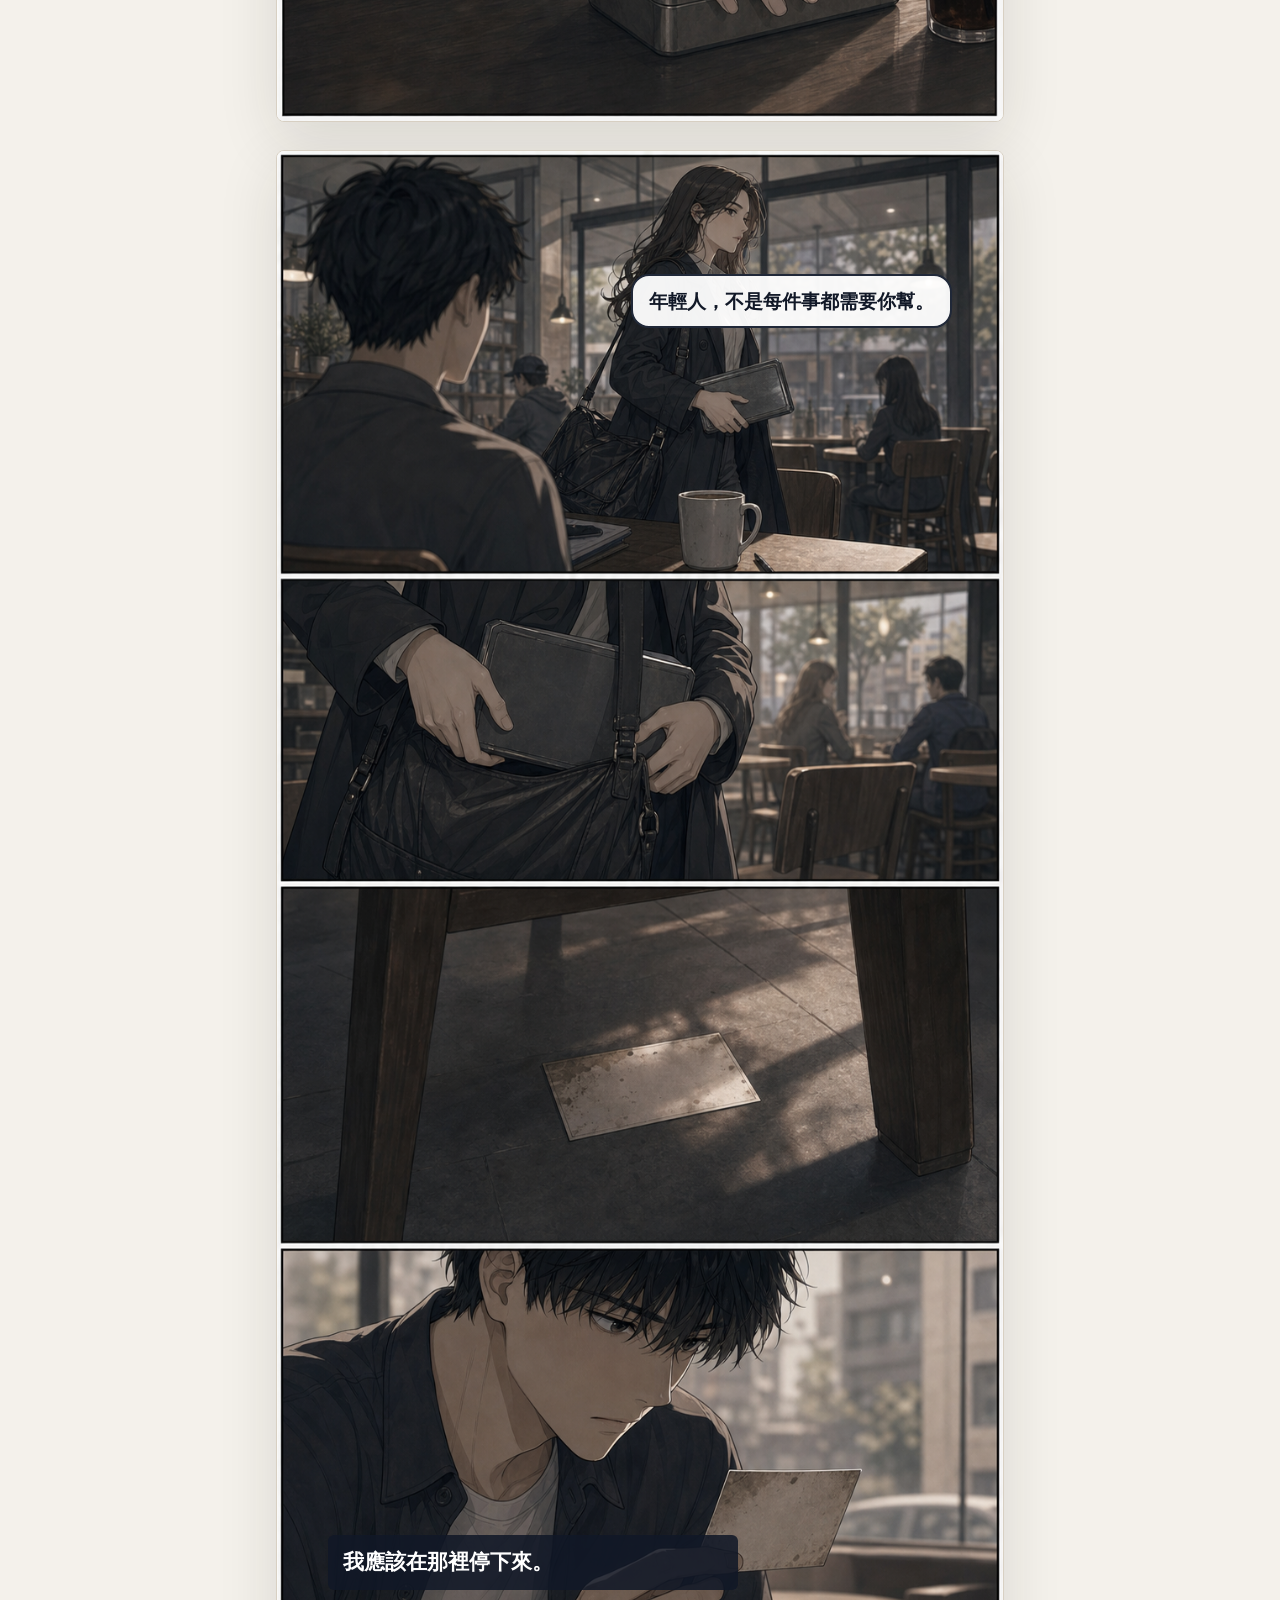
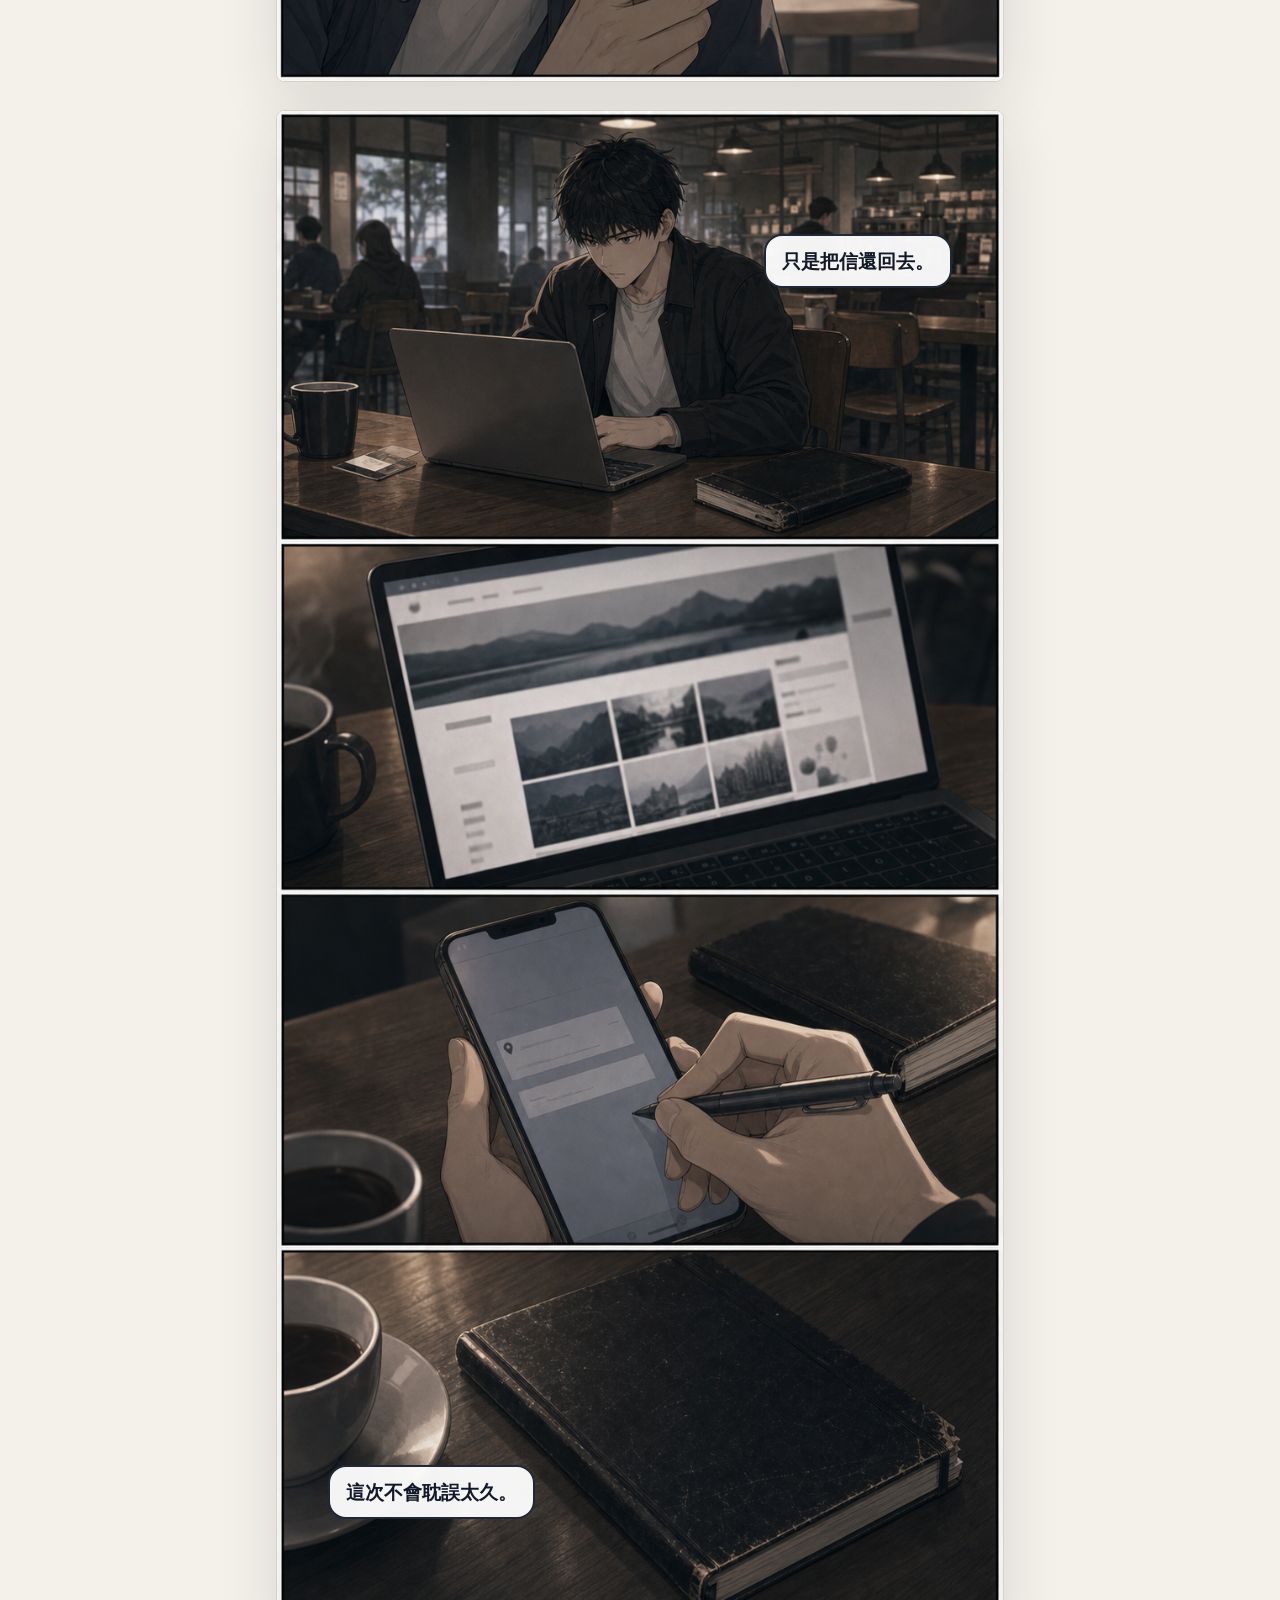
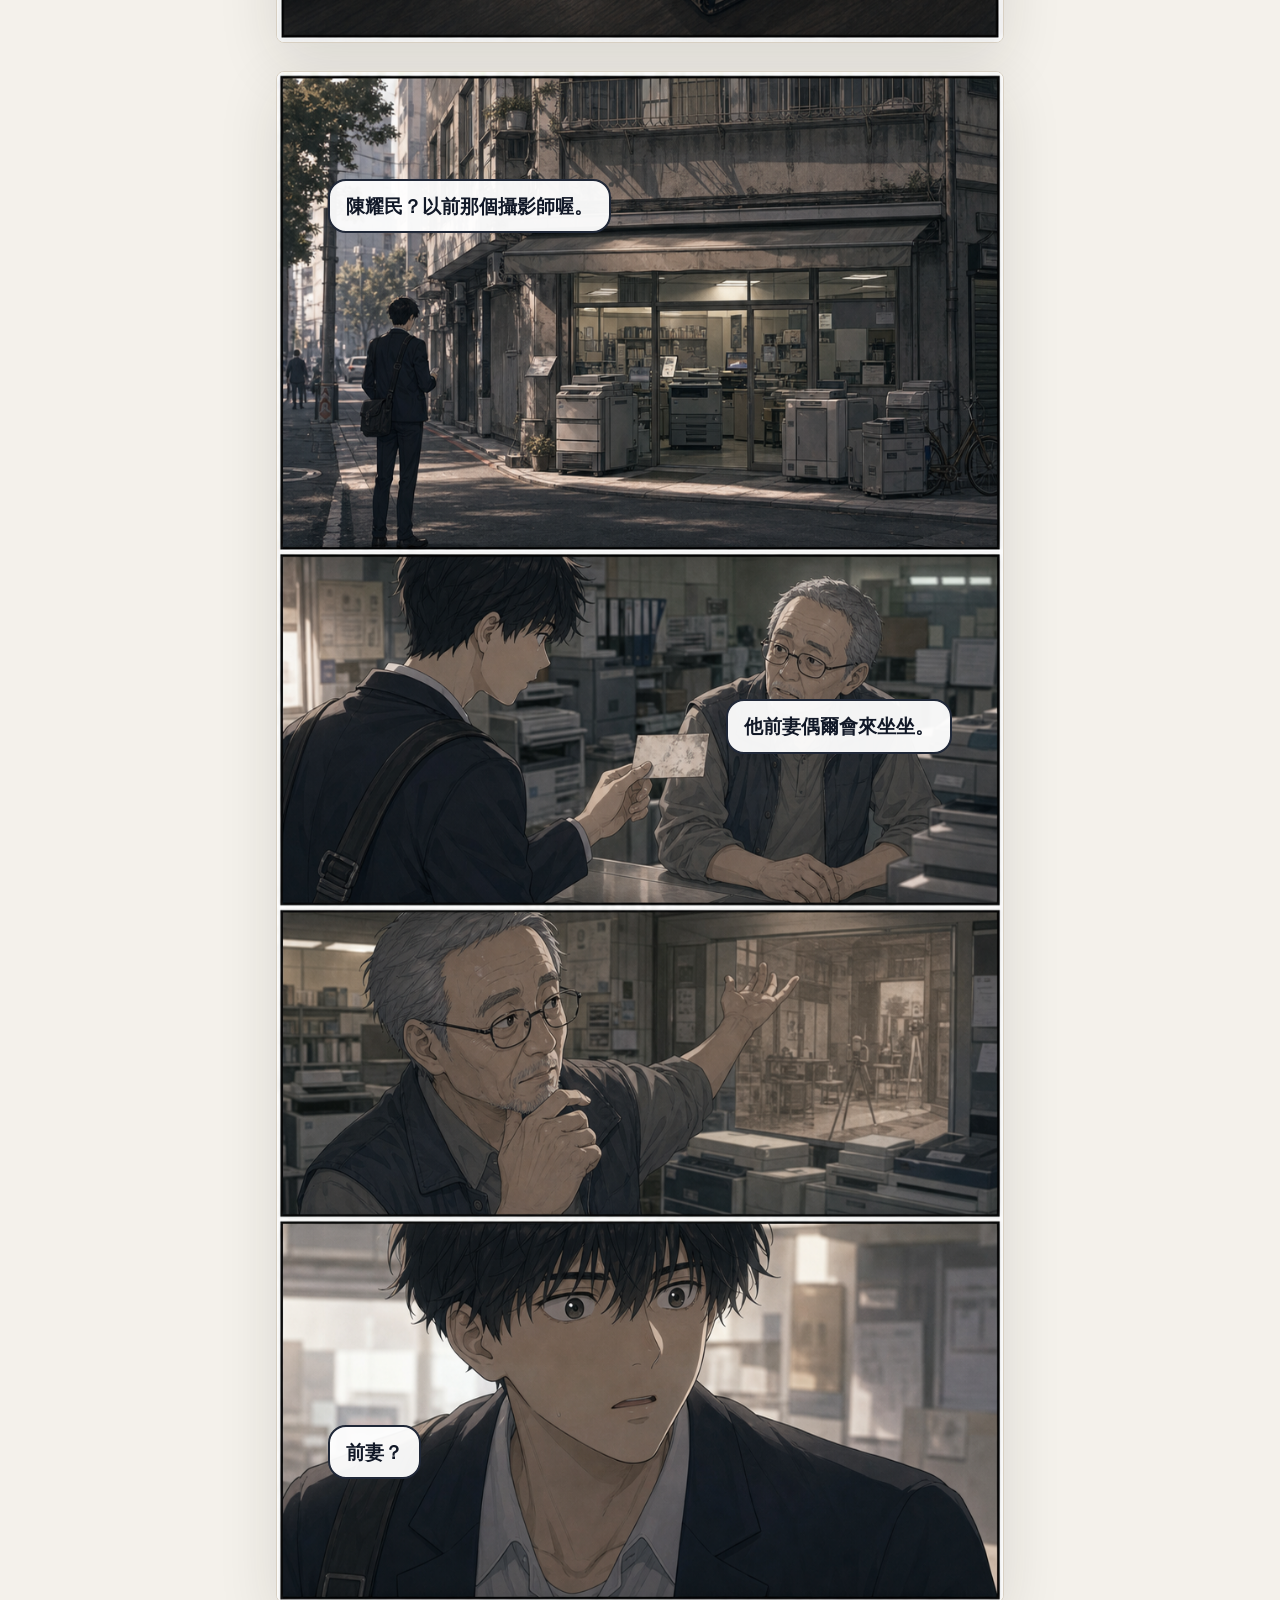
<file: episode-02.html>
<!doctype html>
<html lang="zh-Hant">
<head>
  <meta charset="utf-8">
  <meta name="viewport" content="width=device-width, initial-scale=1">
  <title>願望備忘錄｜第 2 話完整篇</title>
  <link rel="stylesheet" href="./episode-01-reader.css">
  <link rel="stylesheet" href="./episode-02-reader.css">
</head>
<body>
  <header class="reader-header">
    <div>
      <p>願望備忘錄</p>
      <h1>第 2 話：不是每個願望都能照字面完成</h1>
    </div>
    <nav class="reader-nav">
      <a href="./index.html">第 1 話</a>
      <a href="#top">第 2 話</a>
      <a href="./episode-03.html">第 3 話</a>
      <a href="./episode-04.html">第 4 話</a>
    </nav>
  </header>

  <main class="reader episode-02" id="top">
    <section class="title-card">
      <p>Episode 02</p>
      <h2>不是每個願望都能照字面完成</h2>
      <span>20 頁完整篇 V1</span>
    </section>

    <article class="comic-page ep2-page ep2-p1">
      <img src="./assets/episode-02-page-01-visual-v1.png" alt="第 2 話 Page 1">
      <div class="caption top-left">我第一次幫人完成願望。</div>
      <div class="caption bottom-wide">然後，我忘記了自己的面試。</div>
    </article>

    <article class="comic-page ep2-page ep2-p2">
      <img src="./assets/episode-02-page-02-visual-v1.png" alt="第 2 話 Page 2">
      <div class="note note-a">不要打開</div>
      <div class="bubble top-right">昨天是意外。</div>
      <div class="bubble bottom-left">只要不打開，就沒事。</div>
    </article>

    <article class="comic-page ep2-page ep2-p3">
      <img src="./assets/episode-02-page-03-visual-v1.png" alt="第 2 話 Page 3">
      <div class="bubble top-right">美琴姐，今天也一樣熱拿鐵嗎？</div>
      <div class="bubble mid-left">嗯，謝謝。</div>
      <div class="caption bottom-wide">她像是在等誰，又像是不希望任何人來。</div>
    </article>

    <article class="comic-page ep2-page ep2-p4">
      <img src="./assets/episode-02-page-04-visual-v1.png" alt="第 2 話 Page 4">
      <div class="caption top-left">我明明把它鎖在抽屜裡。</div>
      <div class="wish-text wish-center">我想把那封信還給他。</div>
      <div class="bubble bottom-left">不可能。</div>
    </article>

    <article class="comic-page ep2-page ep2-p5">
      <img src="./assets/episode-02-page-05-visual-v1.png" alt="第 2 話 Page 5">
      <div class="caption top-left">把信還給他。</div>
      <div class="caption bottom-wide">這次至少很明白。</div>
    </article>

    <article class="comic-page ep2-page ep2-p6">
      <img src="./assets/episode-02-page-06-visual-v1.png" alt="第 2 話 Page 6">
      <div class="bubble top-left">不好意思，這邊有人坐嗎？</div>
      <div class="bubble bottom-right">你不是要問插座吧。</div>
    </article>

    <article class="comic-page ep2-page ep2-p7">
      <img src="./assets/episode-02-page-07-visual-v1.png" alt="第 2 話 Page 7">
      <div class="bubble top-left">那封信，是不是要還給誰？</div>
      <div class="bubble mid-right">你偷看別人的東西？</div>
      <div class="bubble bottom-left">不是，我只是覺得，也許你需要幫忙。</div>
    </article>

    <article class="comic-page ep2-page ep2-p8">
      <img src="./assets/episode-02-page-08-visual-v1.png" alt="第 2 話 Page 8">
      <div class="bubble top-right">年輕人，不是每件事都需要你幫。</div>
      <div class="caption bottom-wide">我應該在那裡停下來。</div>
    </article>

    <article class="comic-page ep2-page ep2-p9">
      <img src="./assets/episode-02-page-09-visual-v1.png" alt="第 2 話 Page 9">
      <div class="bubble top-right">只是把信還回去。</div>
      <div class="bubble bottom-left">這次不會耽誤太久。</div>
    </article>

    <article class="comic-page ep2-page ep2-p10">
      <img src="./assets/episode-02-page-10-visual-v1.png" alt="第 2 話 Page 10">
      <div class="bubble top-left">陳耀民？以前那個攝影師喔。</div>
      <div class="bubble mid-right">他前妻偶爾會來坐坐。</div>
      <div class="bubble bottom-left">前妻？</div>
    </article>

    <article class="comic-page ep2-page ep2-p11">
      <img src="./assets/episode-02-page-11-visual-v1.png" alt="第 2 話 Page 11">
      <div class="bubble top-left">請問是陳耀民先生嗎？</div>
      <div class="bubble mid-right">我這邊有一封信，可能是美琴小姐想還給你。</div>
      <div class="bubble bottom-left">你是誰？</div>
    </article>

    <article class="comic-page ep2-page ep2-p12">
      <img src="./assets/episode-02-page-12-visual-v1.png" alt="第 2 話 Page 12">
      <div class="bubble top-left">我只是覺得，你們應該把話說清楚。</div>
      <div class="bubble bottom-right">你憑什麼？</div>
    </article>

    <article class="comic-page ep2-page ep2-p13">
      <img src="./assets/episode-02-page-13-visual-v1.png" alt="第 2 話 Page 13">
      <div class="bubble top-right">我沒有要見他。</div>
      <div class="bubble mid-left">我只是想把那封信還給他，不是把自己還給他。</div>
      <div class="bubble bottom-right">我不是那個意思。</div>
    </article>

    <article class="comic-page ep2-page ep2-p14">
      <img src="./assets/episode-02-page-14-visual-v1.png" alt="第 2 話 Page 14">
      <div class="bubble top-left">那不是給耀民的。</div>
      <div class="bubble mid-right">那是給我兒子的。</div>
      <div class="caption bottom-wide">我把「他」看成了我最容易理解的那個人。</div>
    </article>

    <article class="comic-page ep2-page ep2-p15">
      <img src="./assets/episode-02-page-15-visual-v1.png" alt="第 2 話 Page 15">
      <div class="bubble top-left">我不是想求他原諒。</div>
      <div class="bubble bottom-wide-bubble">我只是想讓他知道，當年不是他不值得被留下。</div>
    </article>

    <article class="comic-page ep2-page ep2-p16">
      <img src="./assets/episode-02-page-16-visual-v1.png" alt="第 2 話 Page 16">
      <div class="bubble top-left">對不起。</div>
      <div class="bubble mid-right">我以為看見一句話，就等於知道答案。</div>
      <div class="bubble bottom-left">你看見的只是你自己的猜測。</div>
    </article>

    <article class="comic-page ep2-page ep2-p17">
      <img src="./assets/episode-02-page-17-visual-v1.png" alt="第 2 話 Page 17">
      <div class="bubble top-left">他現在過得不錯。</div>
      <div class="bubble mid-right">要不要聯絡他，應該是你自己決定。</div>
      <div class="bubble bottom-left">我可以陪你等，但不會替你打。</div>
    </article>

    <article class="comic-page ep2-page ep2-p18">
      <img src="./assets/episode-02-page-18-visual-v1.png" alt="第 2 話 Page 18">
      <div class="message-thread ep2-message">
        <div class="message-name">訊息</div>
        <div class="message-bubble">如果你願意，我想把一封信還給你。</div>
      </div>
      <div class="bubble bottom-right">這樣就好。</div>
      <div class="caption bottom-wide">原來願望不是把東西送到誰手上，是讓一個人終於不用再困在原地。</div>
    </article>

    <article class="comic-page ep2-page ep2-p19">
      <img src="./assets/episode-02-page-19-visual-v1.png" alt="第 2 話 Page 19">
      <div class="caption top-left">這次我沒有忘記時間。</div>
      <div class="message-thread ep2-message-small">
        <div class="message-name">若音</div>
        <div class="message-bubble">你還好嗎？</div>
      </div>
      <div class="bubble mid-right">若音。</div>
      <div class="bubble bottom-left">我昨天，為什麼沒有回你？</div>
      <div class="caption bottom-wide">我忘記的是，一個人曾經關心過我。</div>
    </article>

    <article class="comic-page ep2-page ep2-p20">
      <img src="./assets/episode-02-page-20-visual-v1.png" alt="第 2 話 Page 20">
      <div class="bubble top-left">你知道這本東西是什麼，對吧？</div>
      <div class="bubble mid-right">知道一點。</div>
      <div class="bubble lower-left">但你最好先記住一件事。</div>
      <div class="caption bottom-wide">願望不是答案。願望只是傷口露出來的地方。</div>
    </article>

    <section class="end-card">
      <p>To be continued</p>
      <h2>下一話：若音的空白頁</h2>
      <a class="episode-link" href="./index.html">回到第 1 話</a>
      <a class="episode-link" href="./episode-03.html">閱讀第 3 話</a>
      <a class="episode-link" href="./episode-04.html">閱讀第 4 話</a>
    </section>
  </main>
</body>
</html>
</file>
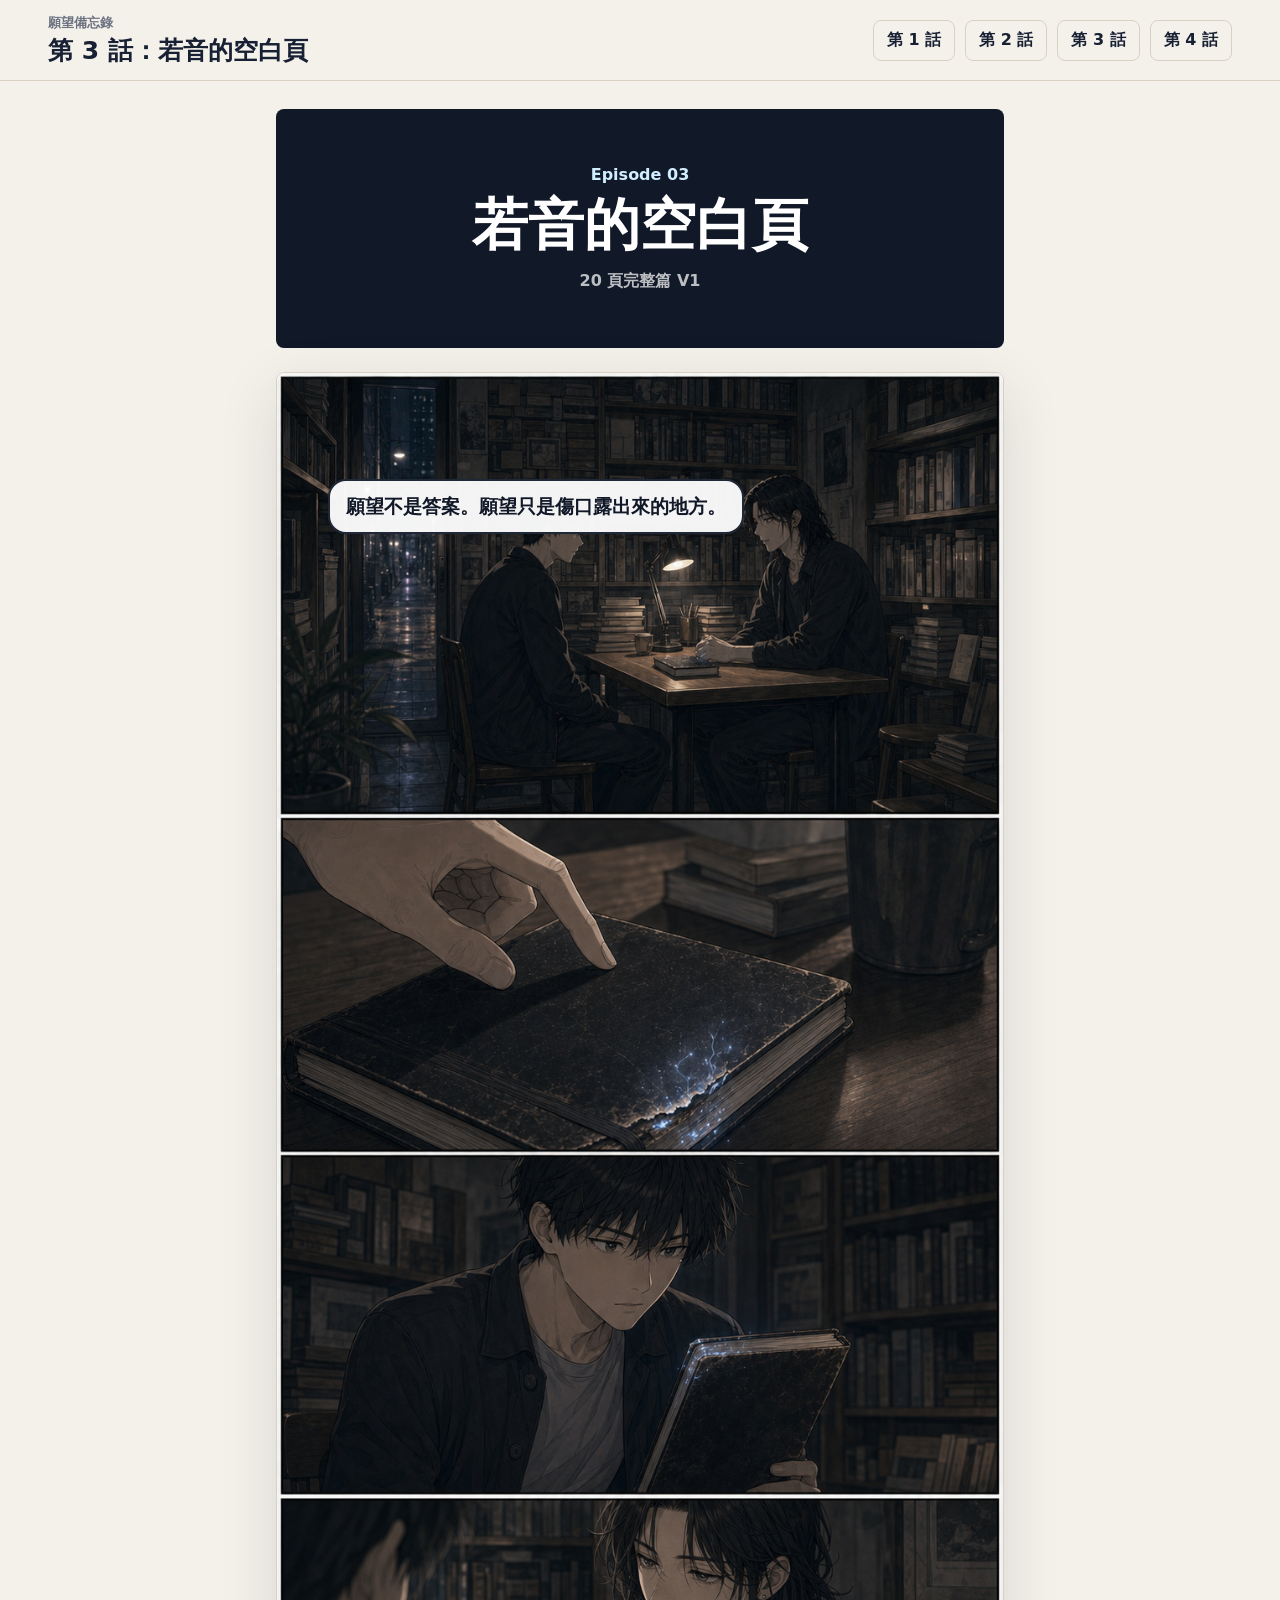
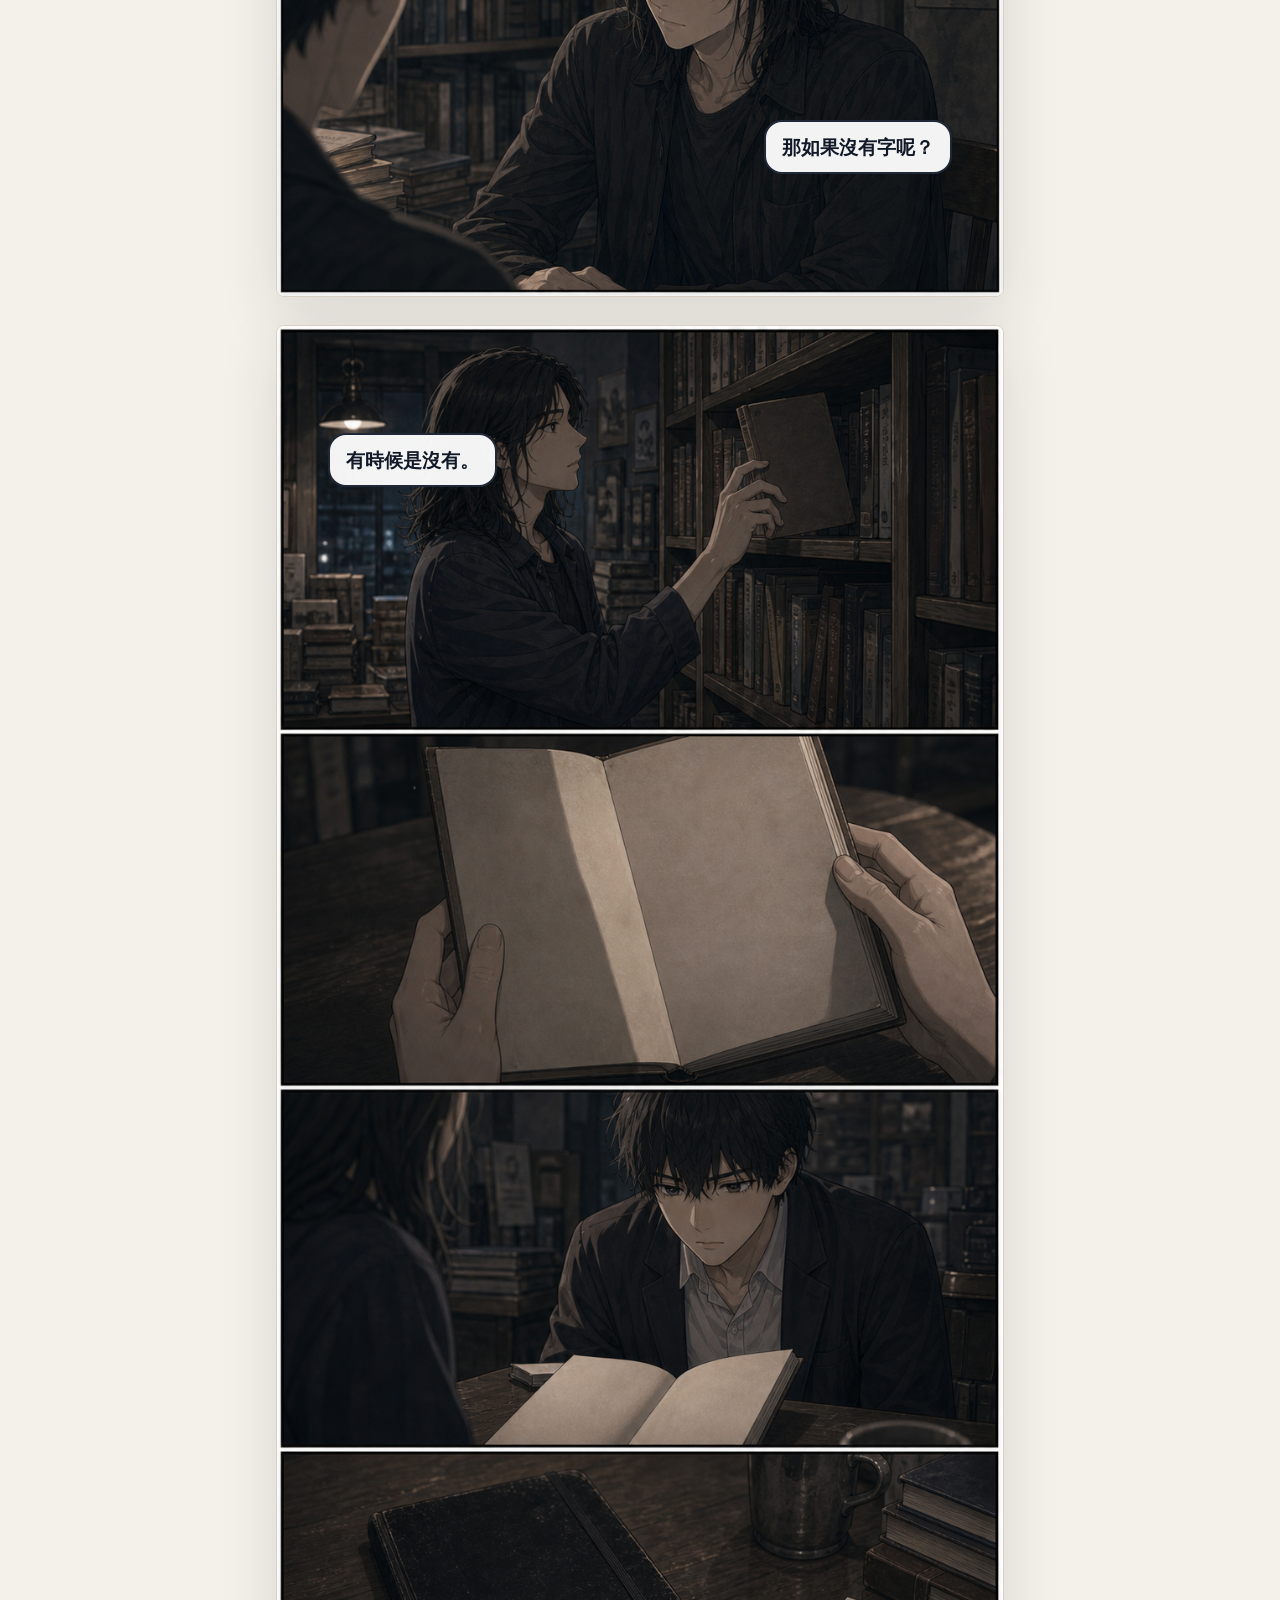
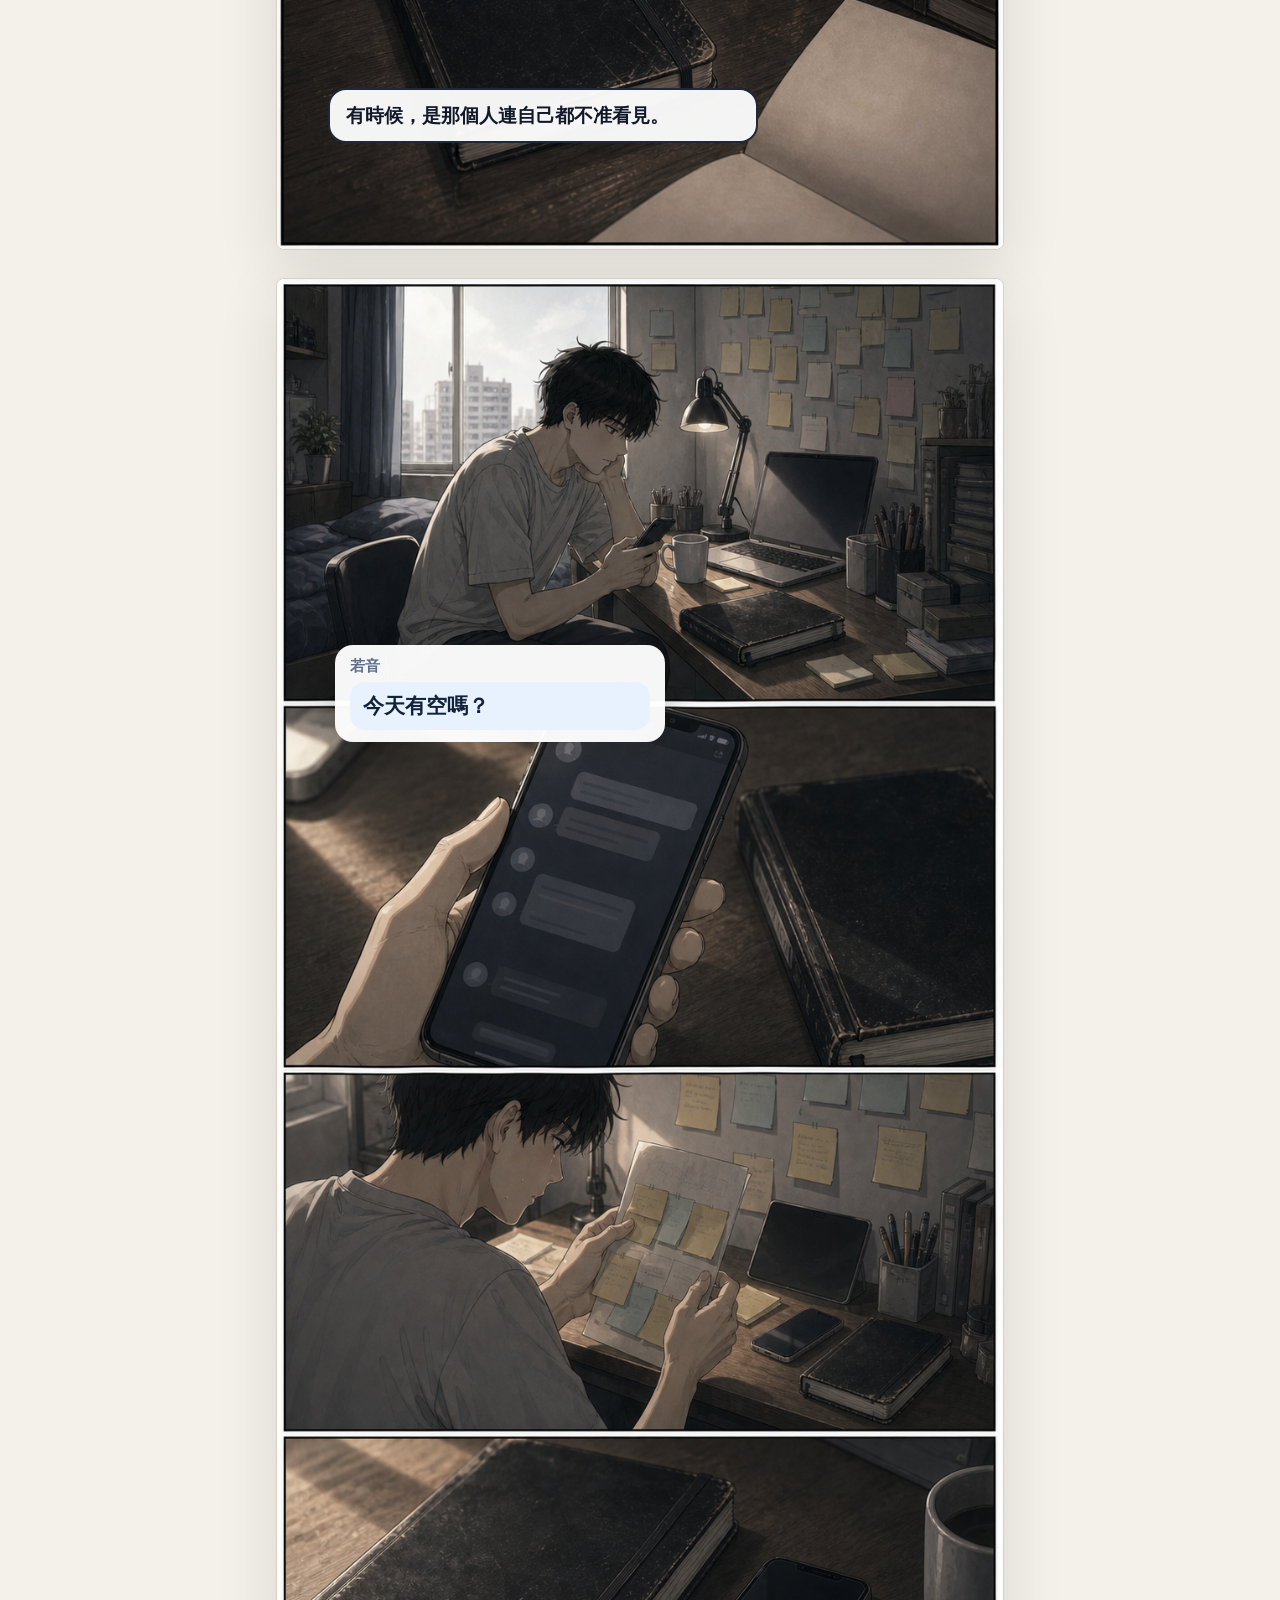
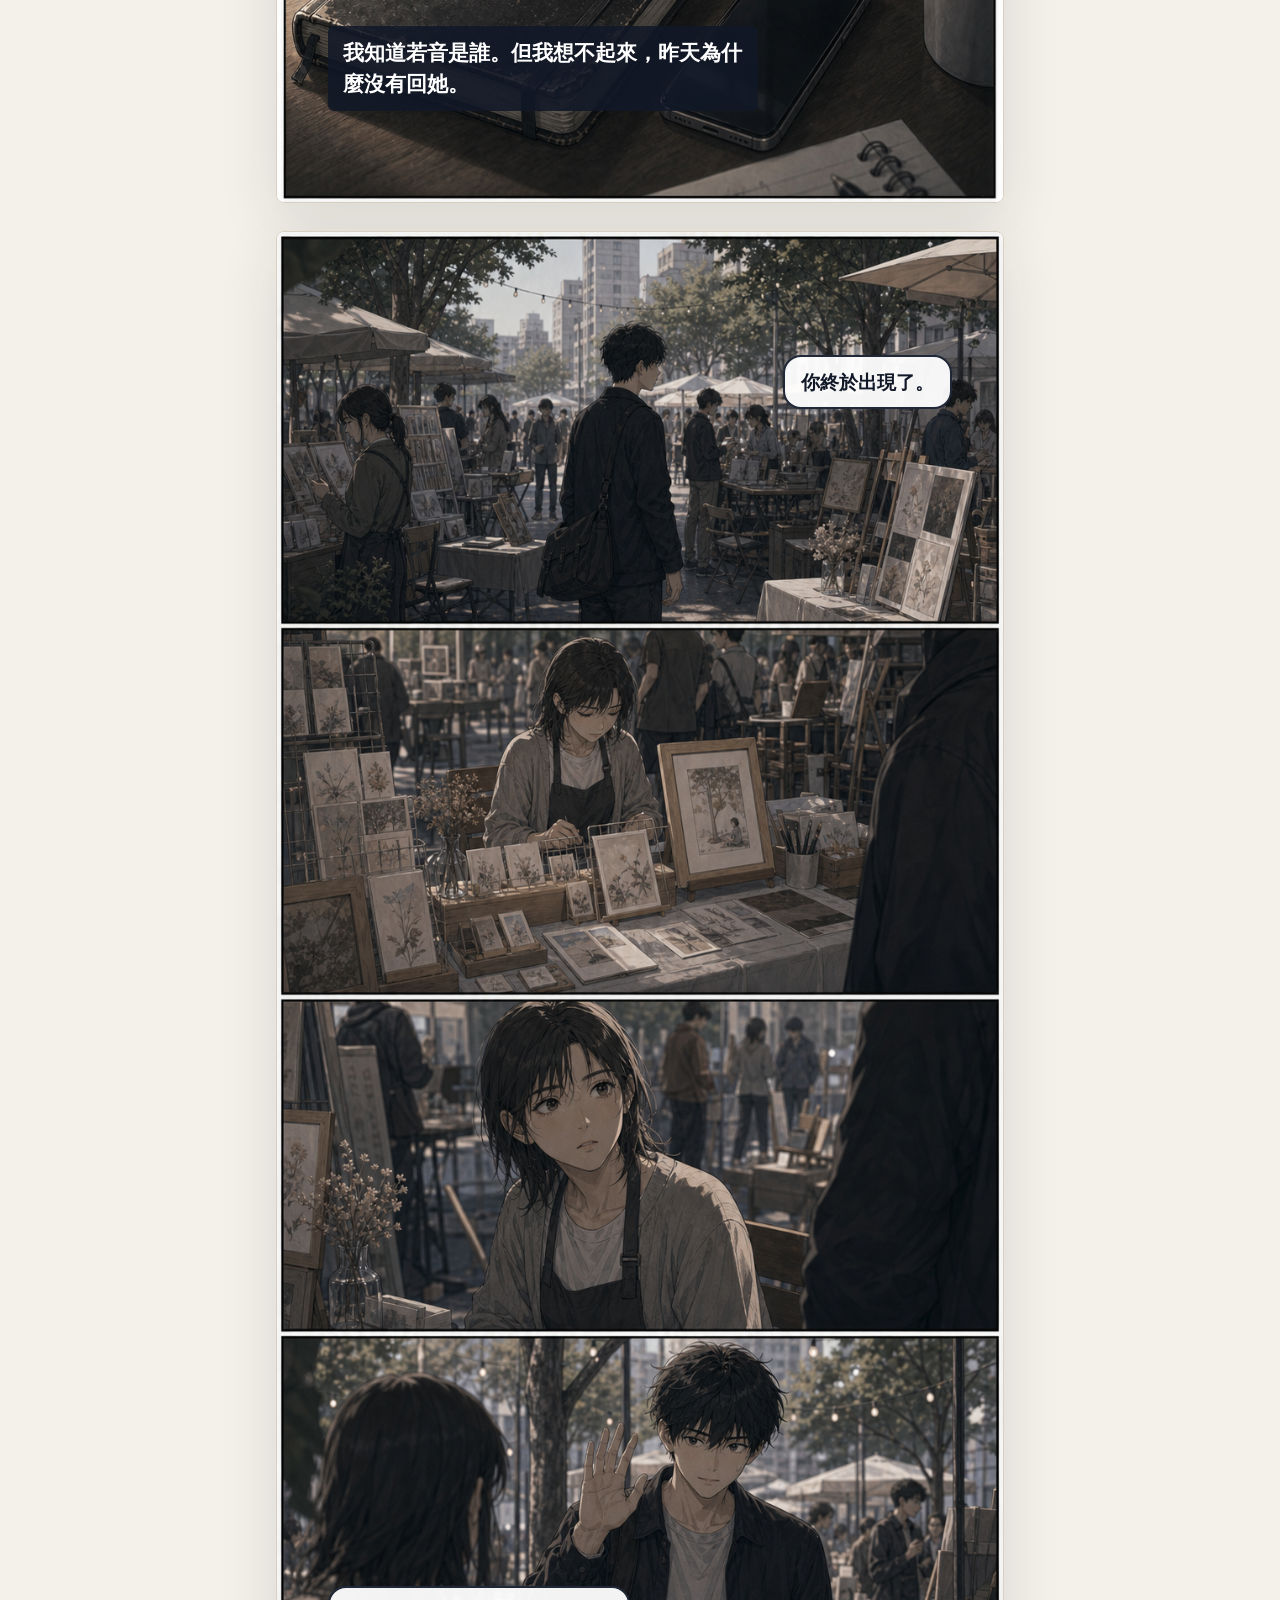
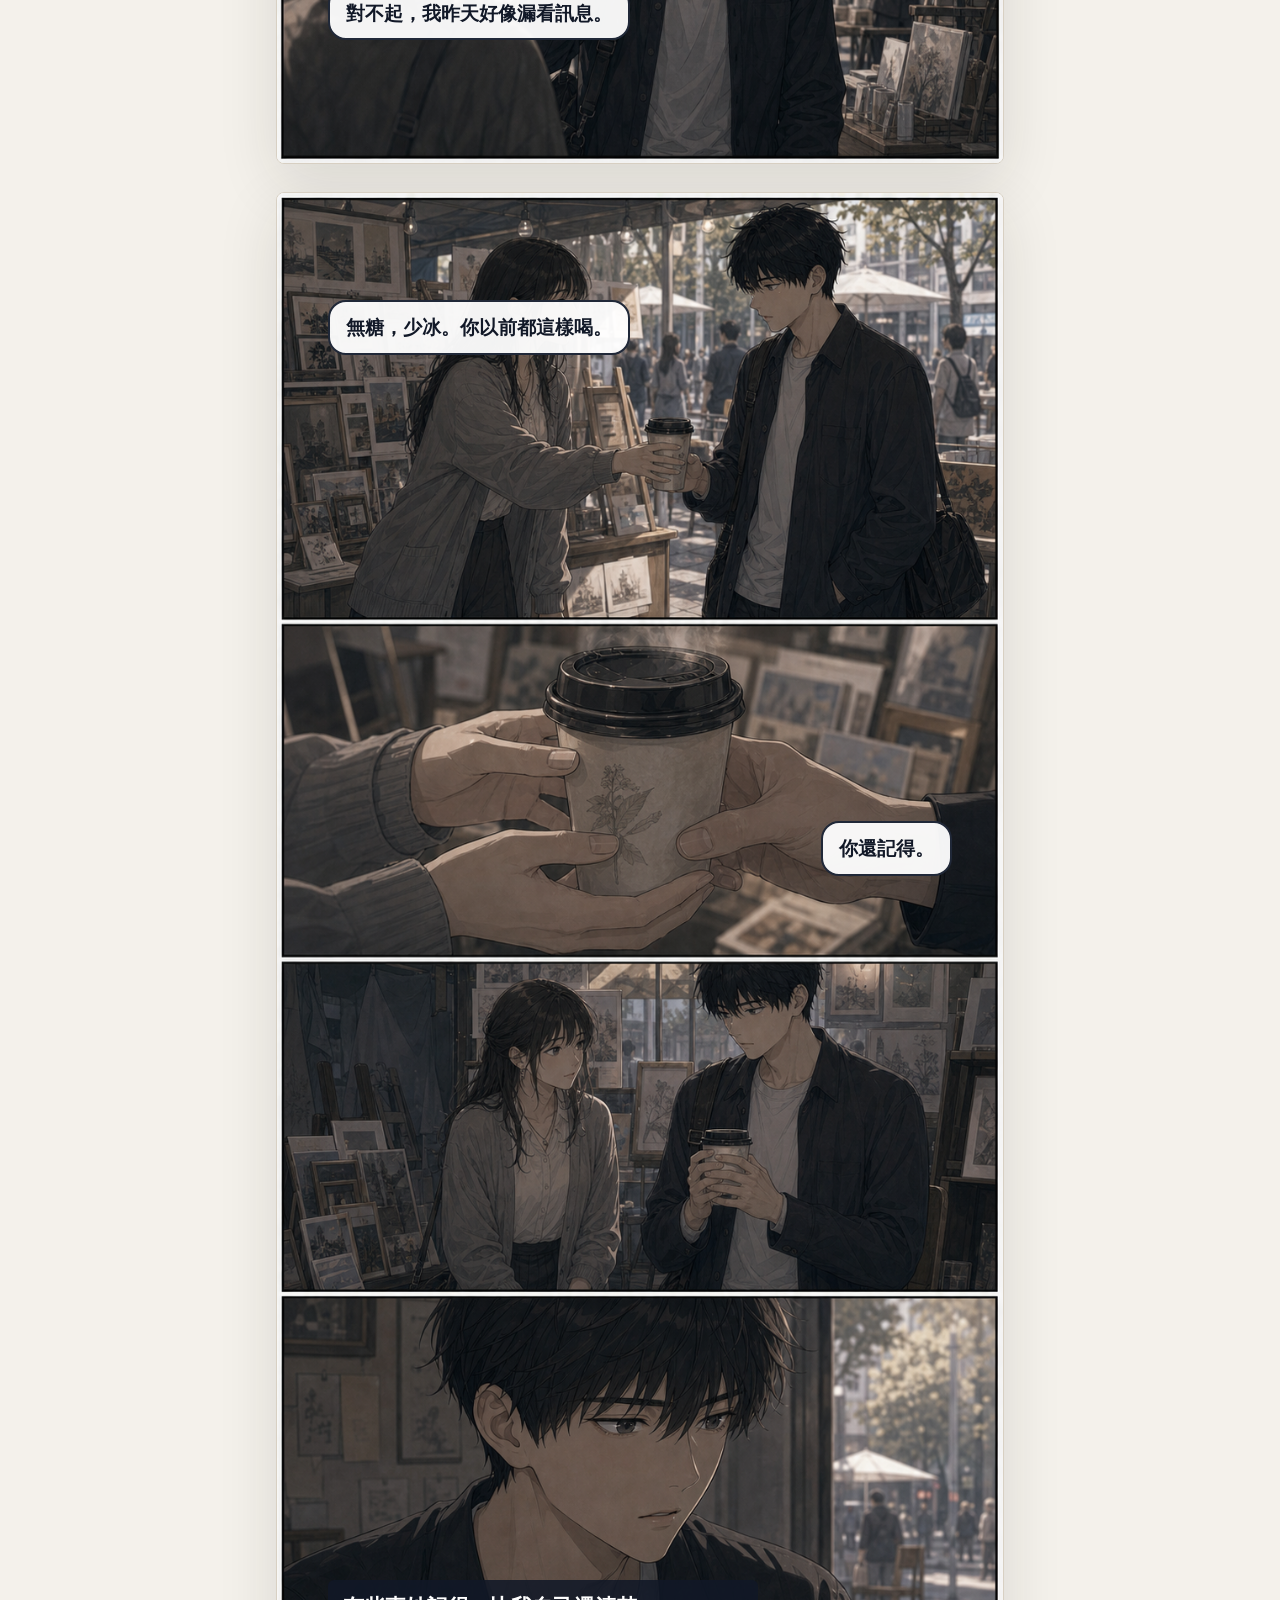
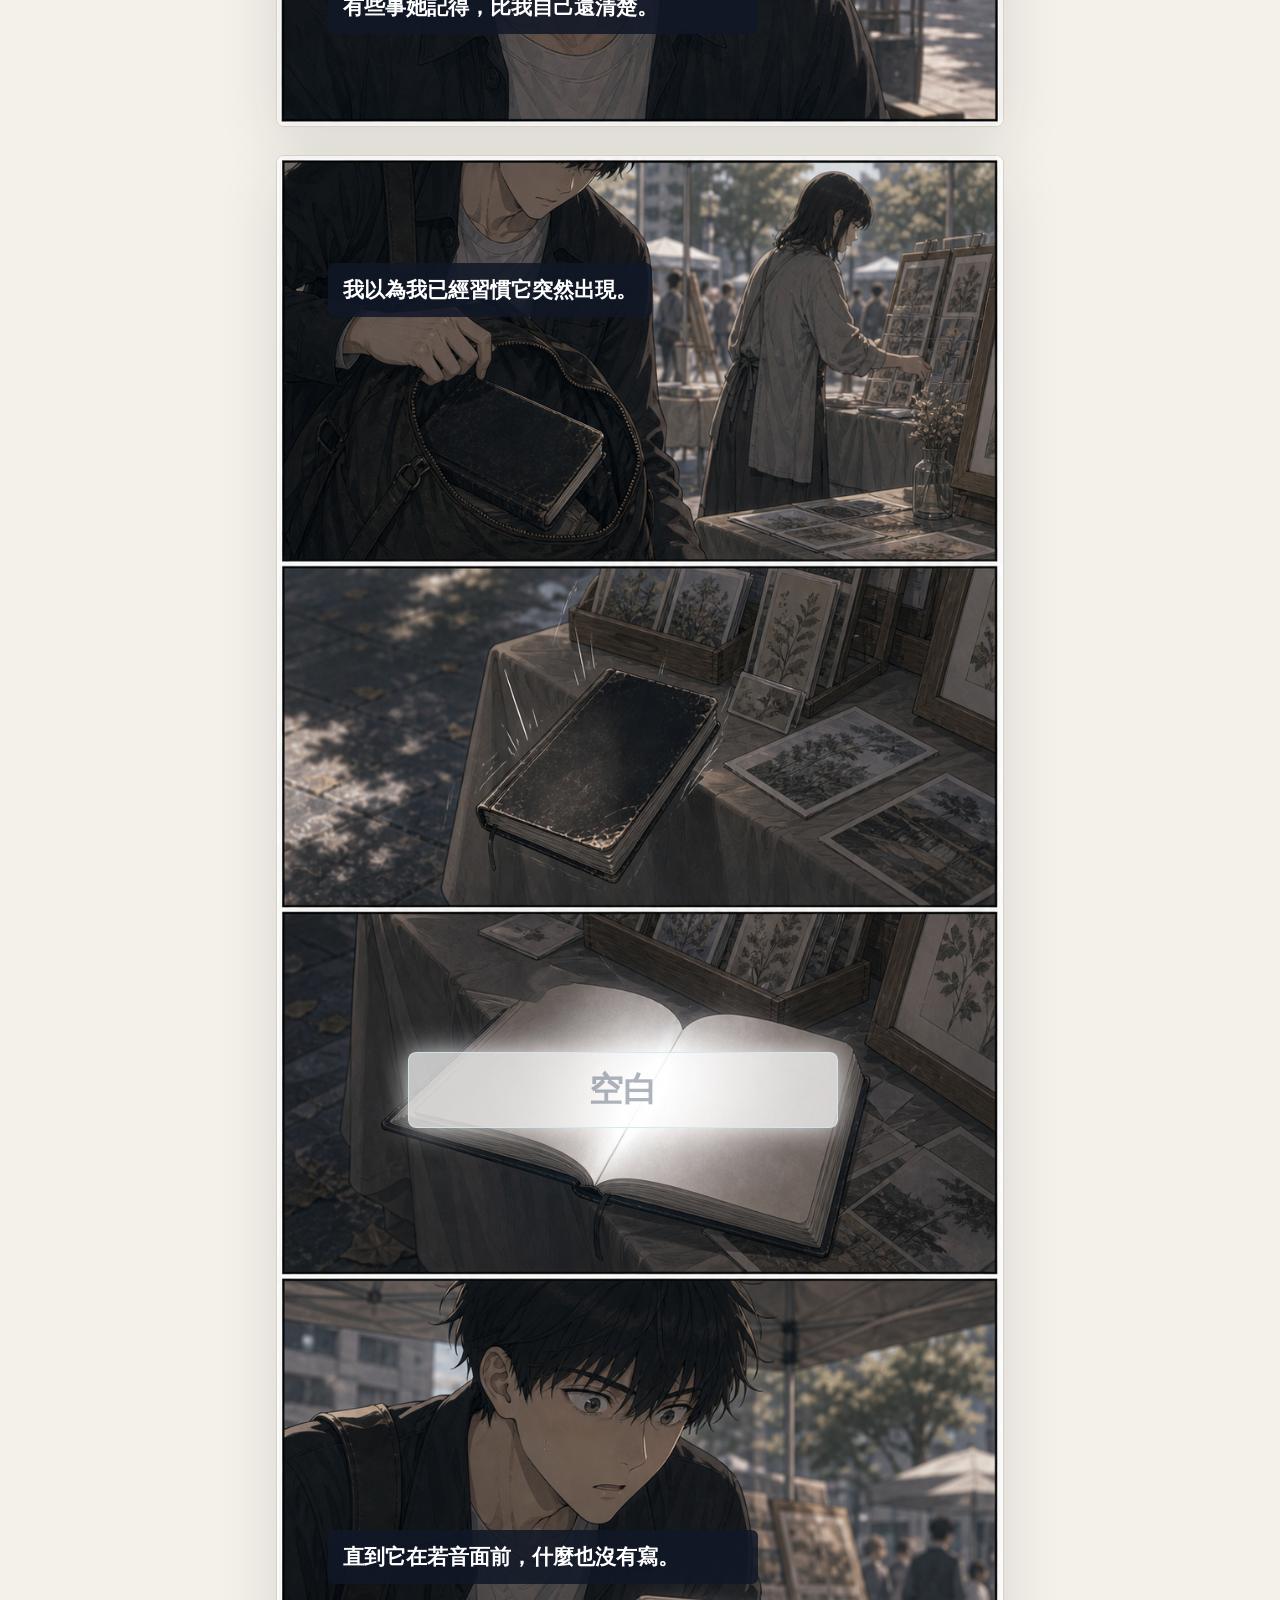
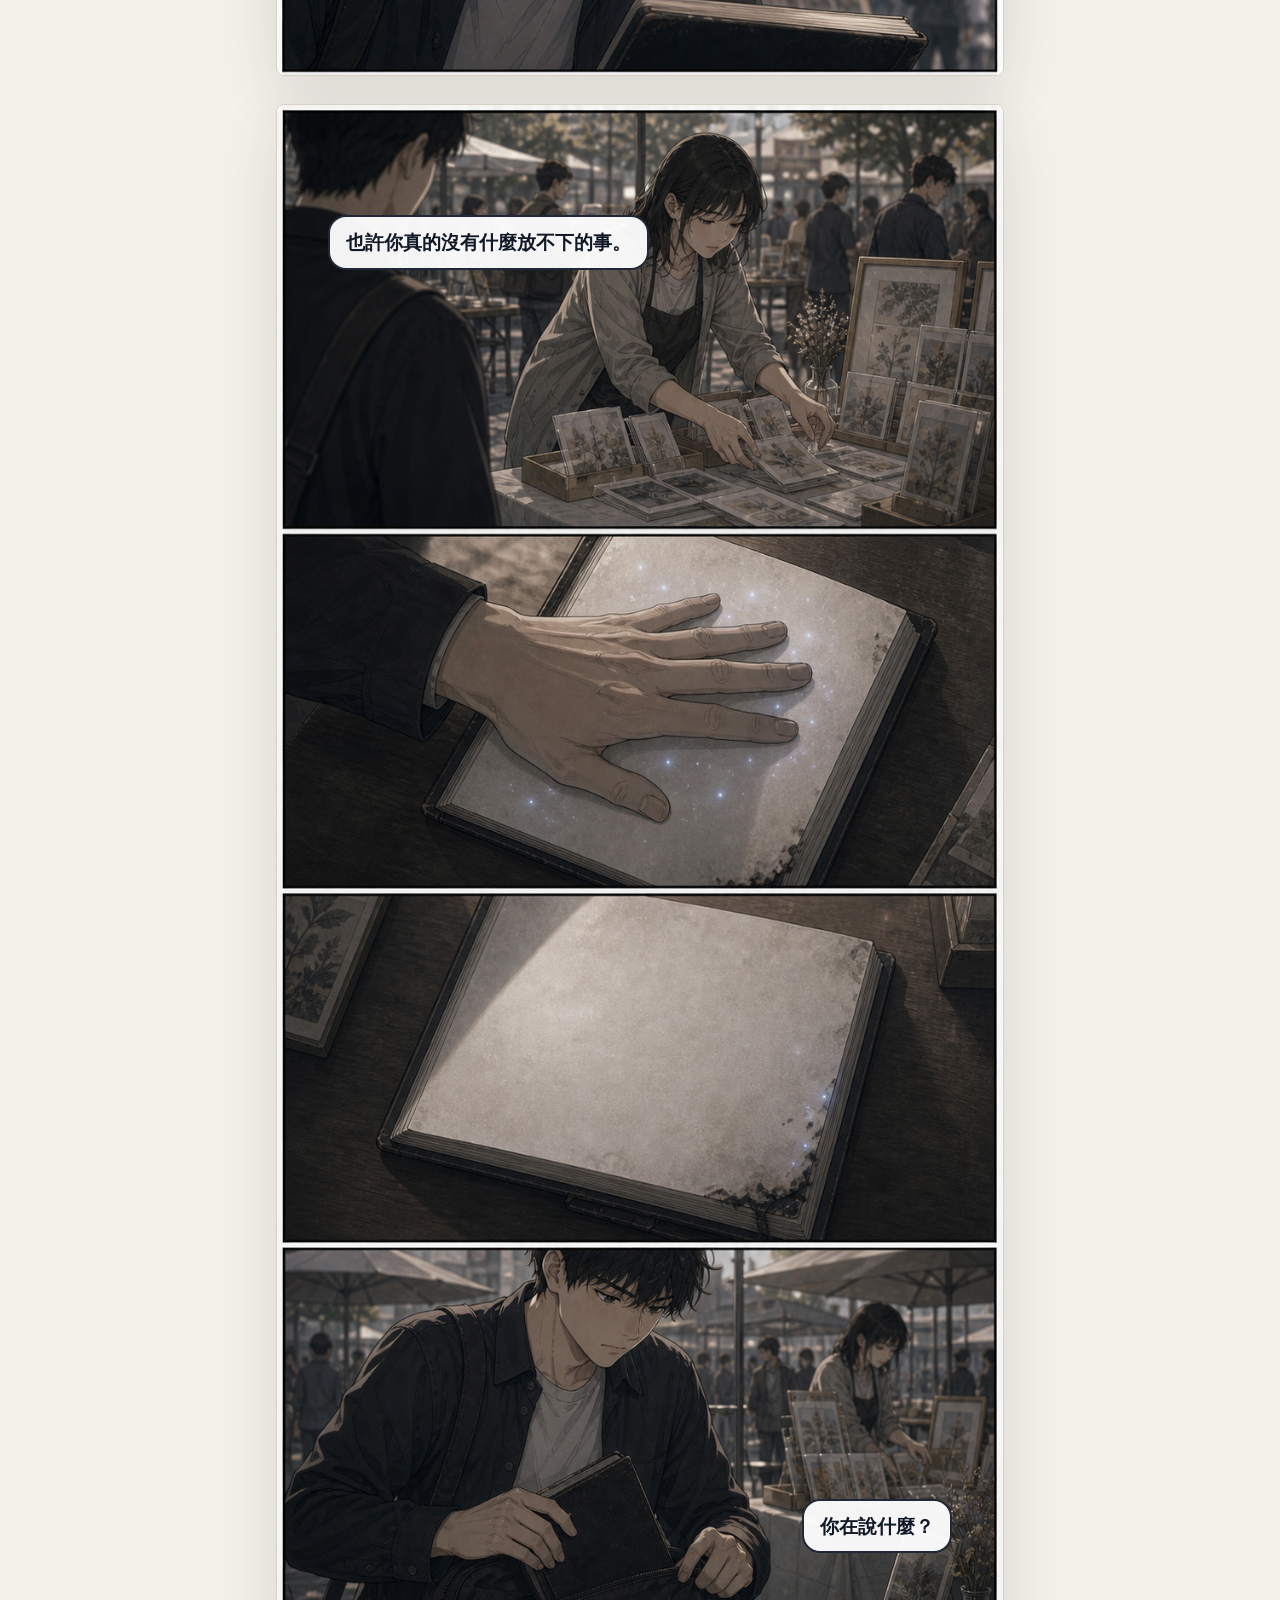
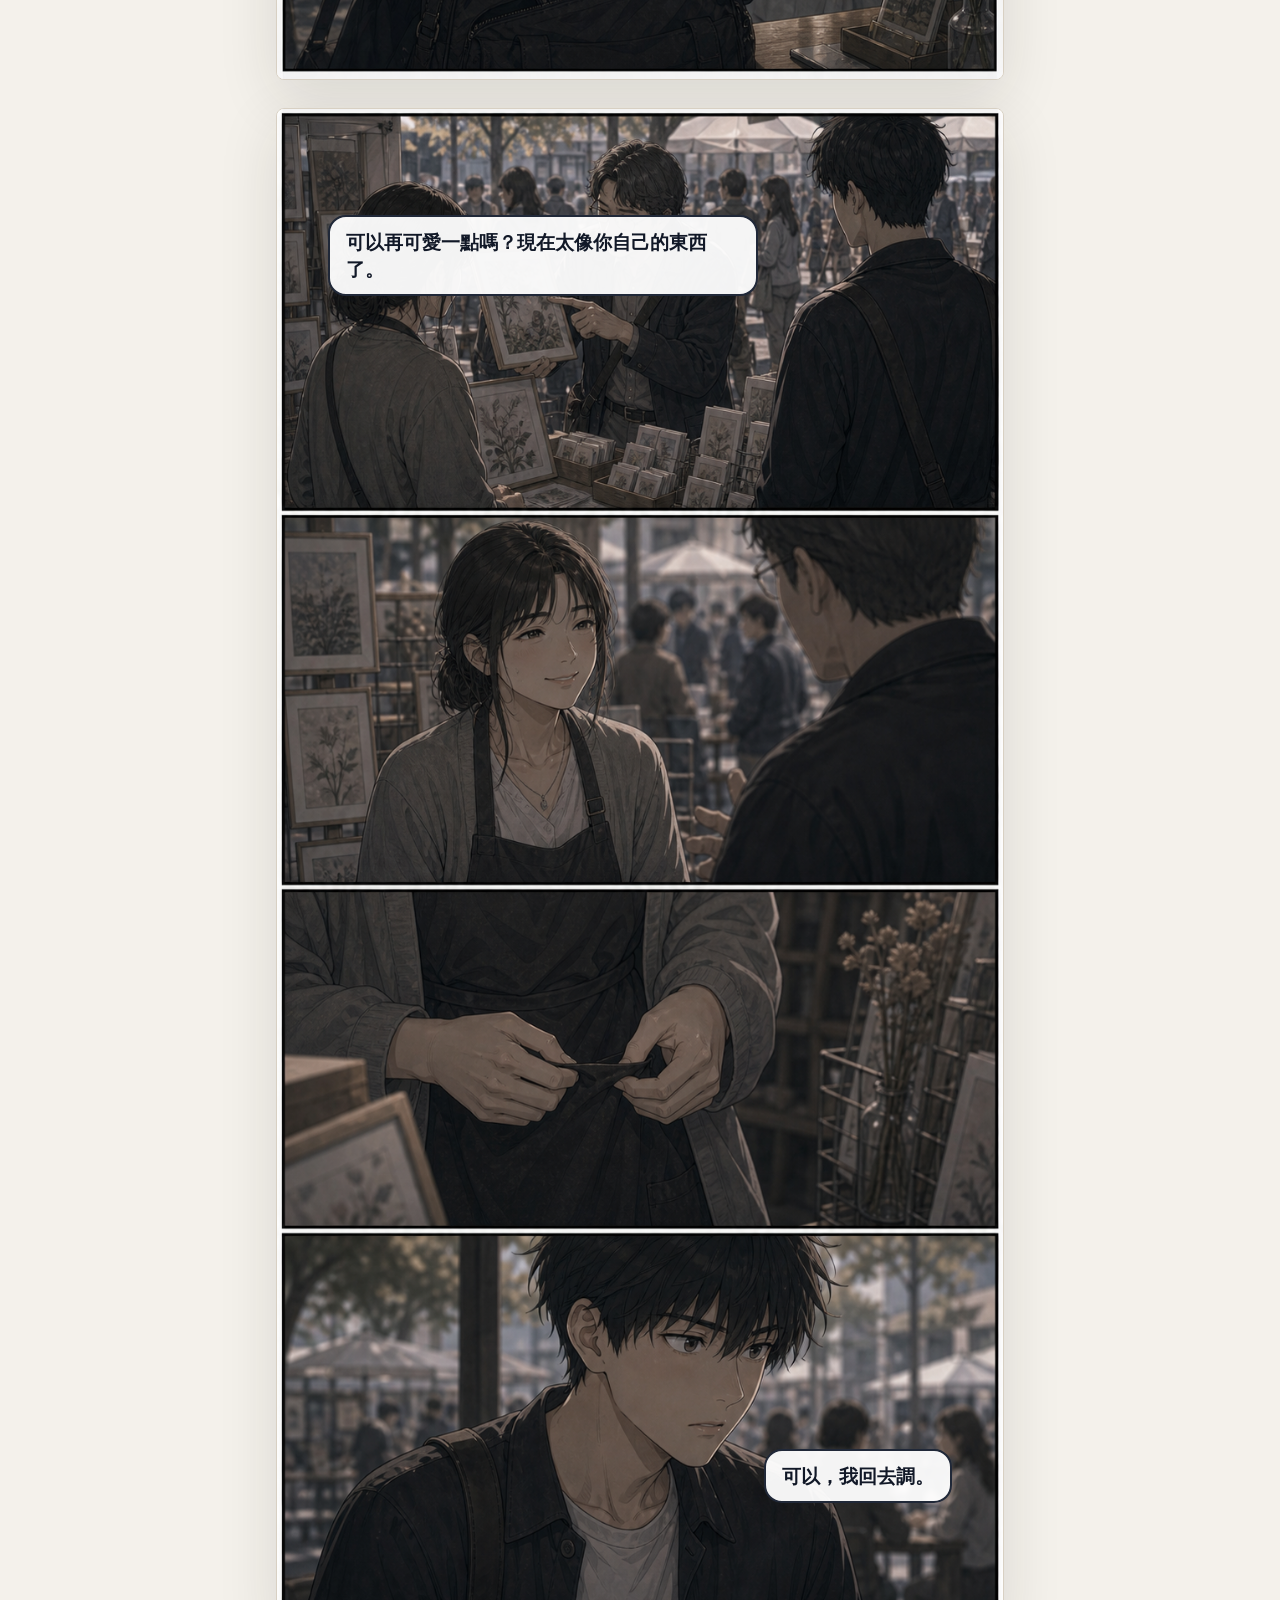
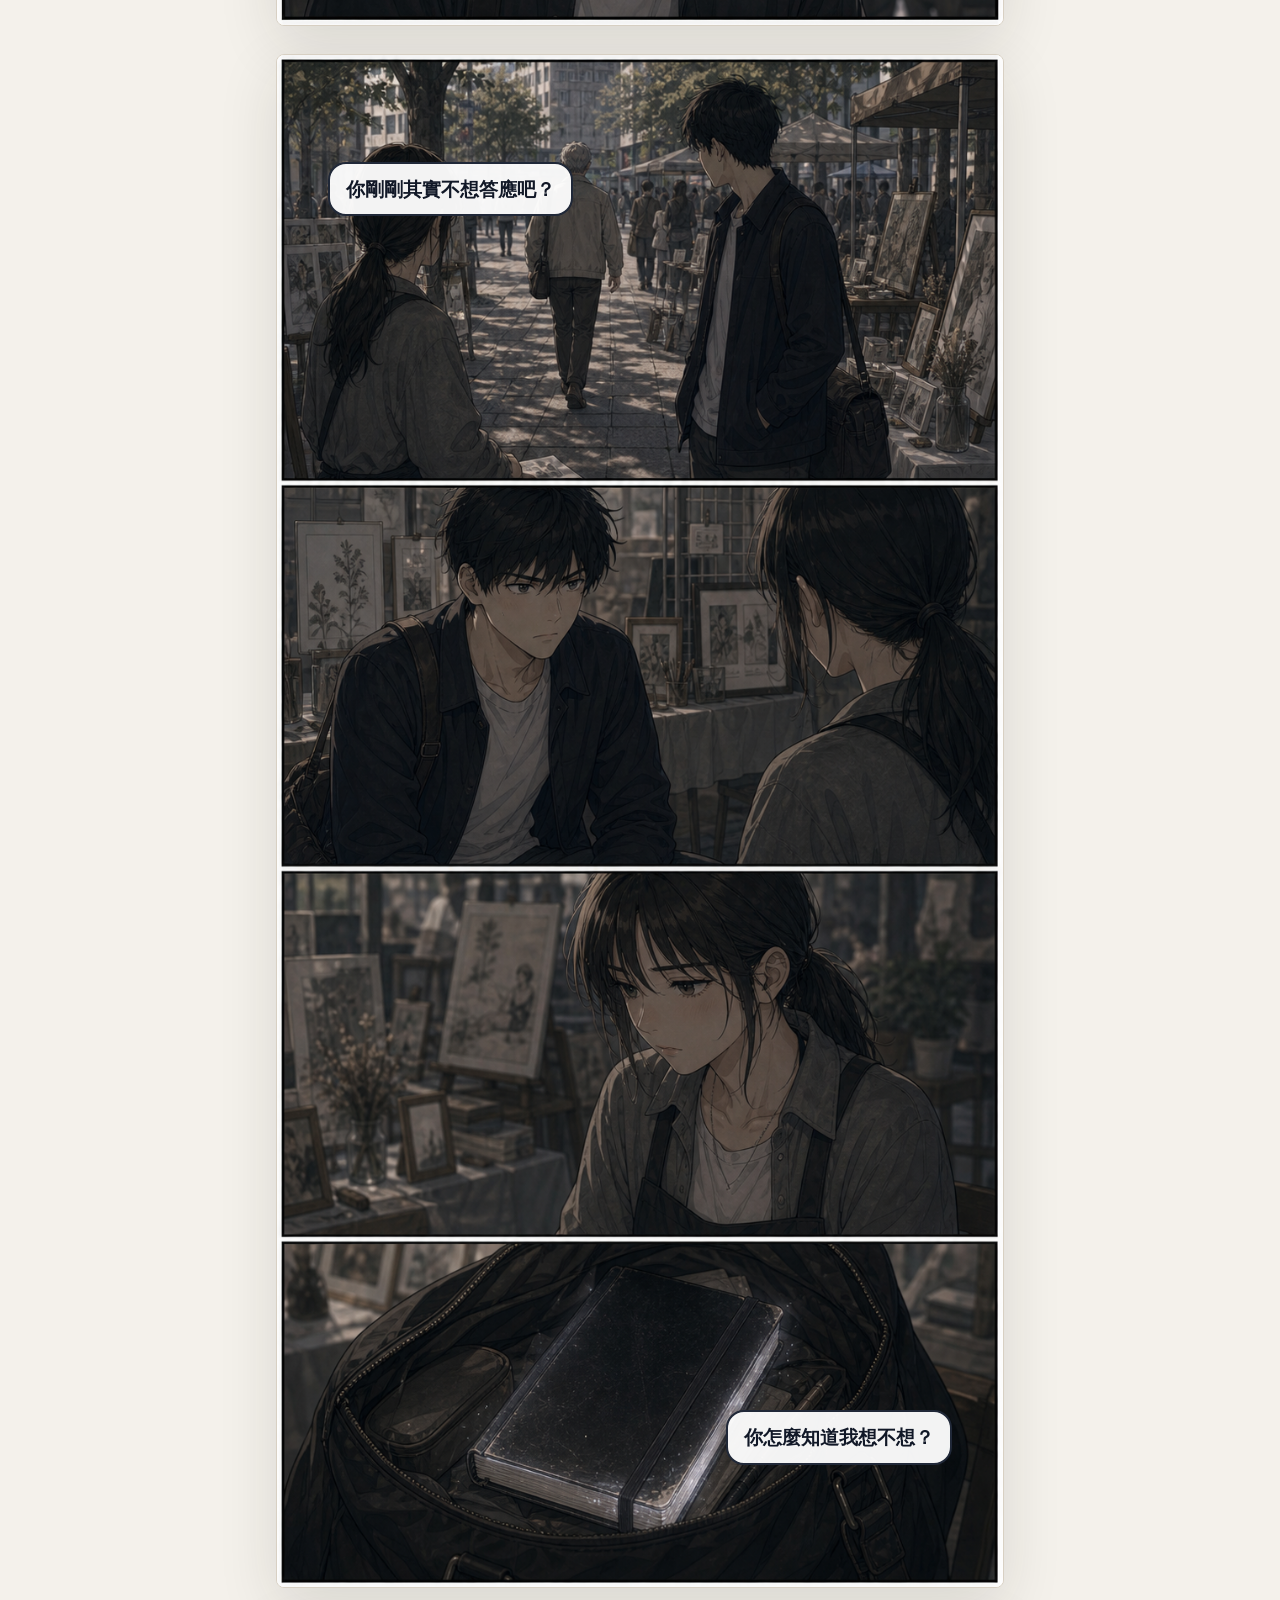
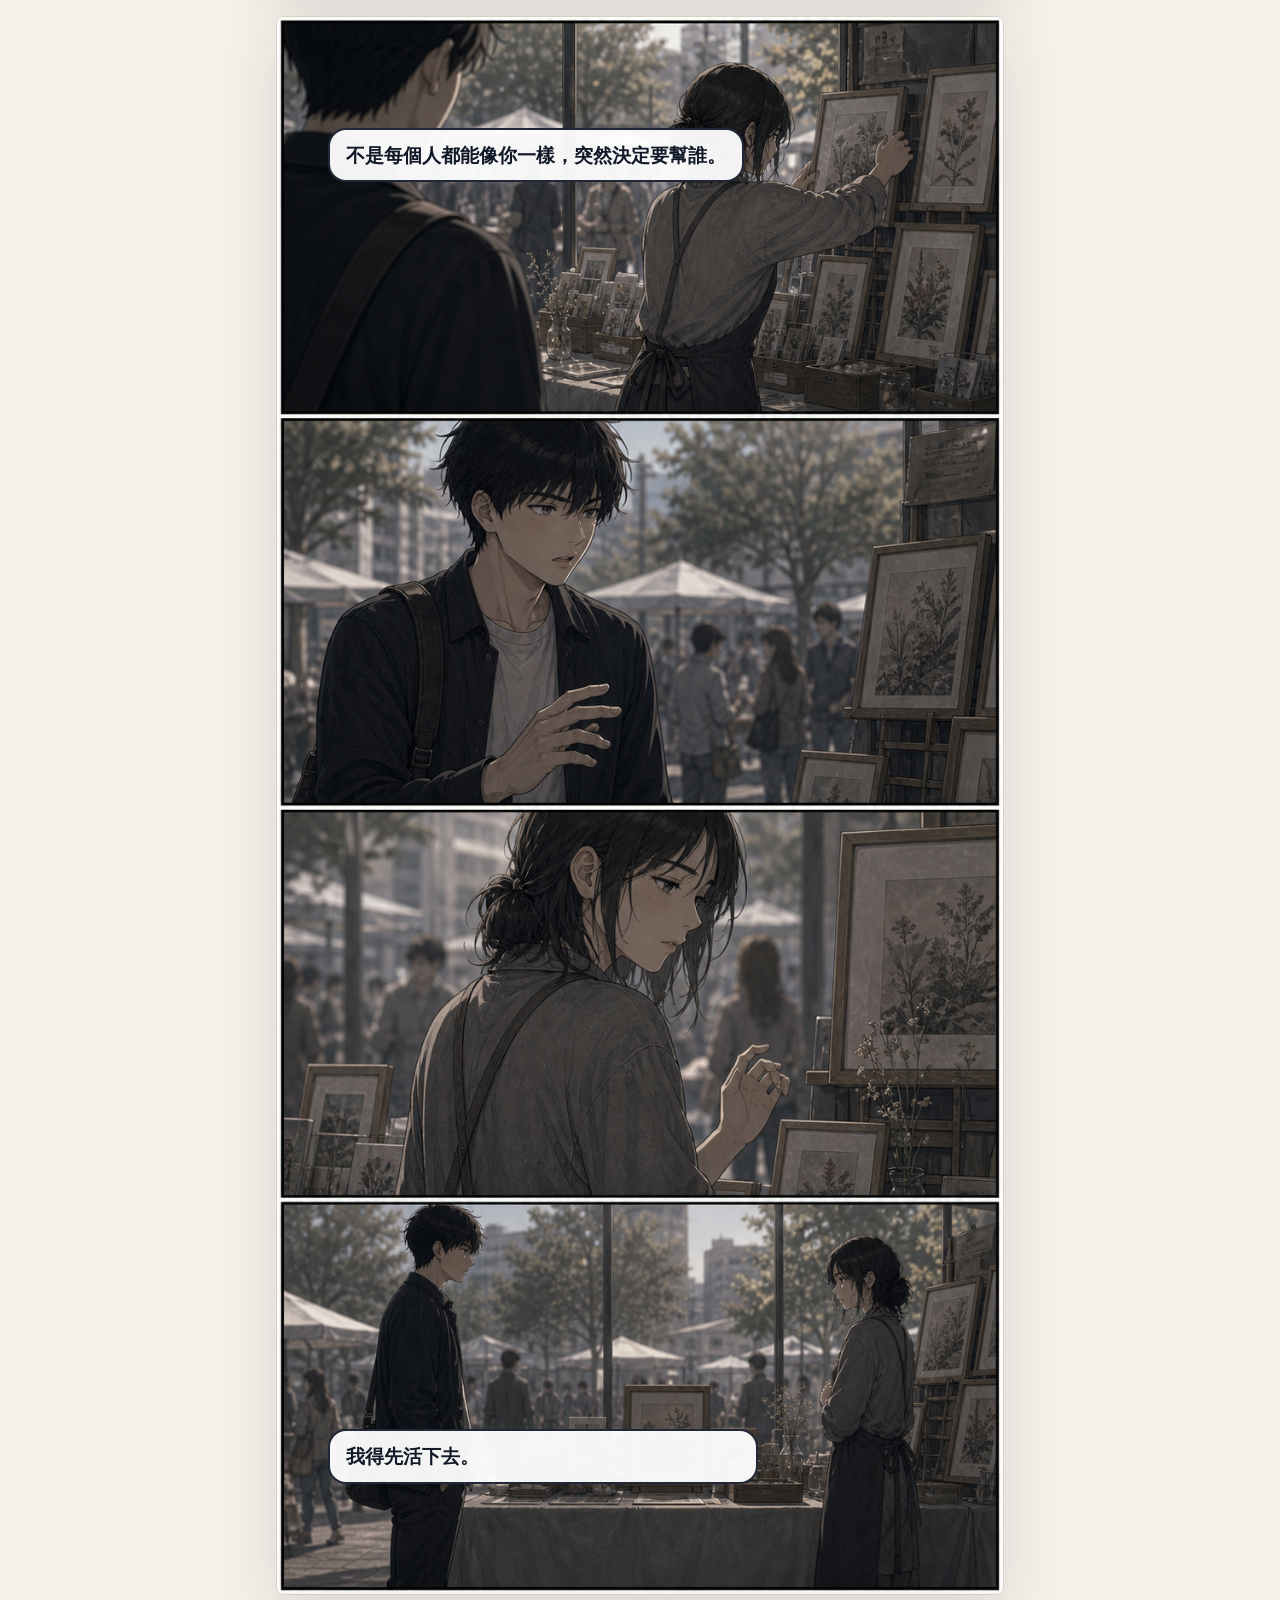
<file: episode-03.html>
<!doctype html>
<html lang="zh-Hant">
<head>
  <meta charset="utf-8">
  <meta name="viewport" content="width=device-width, initial-scale=1">
  <title>願望備忘錄｜第 3 話完整篇</title>
  <link rel="stylesheet" href="./episode-01-reader.css">
  <link rel="stylesheet" href="./episode-02-reader.css">
  <link rel="stylesheet" href="./episode-03-reader.css">
</head>
<body>
  <header class="reader-header">
    <div>
      <p>願望備忘錄</p>
      <h1>第 3 話：若音的空白頁</h1>
    </div>
    <nav class="reader-nav">
      <a href="./index.html">第 1 話</a>
      <a href="./episode-02.html">第 2 話</a>
      <a href="#top">第 3 話</a>
      <a href="./episode-04.html">第 4 話</a>
    </nav>
  </header>

  <main class="reader episode-03" id="top">
    <section class="title-card">
      <p>Episode 03</p>
      <h2>若音的空白頁</h2>
      <span>20 頁完整篇 V1</span>
    </section>

    <article class="comic-page ep3-page ep3-p1">
      <img src="./assets/episode-03-page-01-visual-v1.png" alt="第 3 話 Page 1">
      <div class="bubble top-left">願望不是答案。願望只是傷口露出來的地方。</div>
      <div class="bubble bottom-right">那如果沒有字呢？</div>
    </article>

    <article class="comic-page ep3-page ep3-p2">
      <img src="./assets/episode-03-page-02-visual-v1.png" alt="第 3 話 Page 2">
      <div class="bubble top-left">有時候是沒有。</div>
      <div class="bubble bottom-wide-bubble">有時候，是那個人連自己都不准看見。</div>
    </article>

    <article class="comic-page ep3-page ep3-p3">
      <img src="./assets/episode-03-page-03-visual-v1.png" alt="第 3 話 Page 3">
      <div class="message-thread ep3-message">
        <div class="message-name">若音</div>
        <div class="message-bubble">今天有空嗎？</div>
      </div>
      <div class="caption bottom-wide">我知道若音是誰。但我想不起來，昨天為什麼沒有回她。</div>
    </article>

    <article class="comic-page ep3-page ep3-p4">
      <img src="./assets/episode-03-page-04-visual-v1.png" alt="第 3 話 Page 4">
      <div class="bubble top-right">你終於出現了。</div>
      <div class="bubble bottom-left">對不起，我昨天好像漏看訊息。</div>
    </article>

    <article class="comic-page ep3-page ep3-p5">
      <img src="./assets/episode-03-page-05-visual-v1.png" alt="第 3 話 Page 5">
      <div class="bubble top-left">無糖，少冰。你以前都這樣喝。</div>
      <div class="bubble mid-right">你還記得。</div>
      <div class="caption bottom-wide">有些事她記得，比我自己還清楚。</div>
    </article>

    <article class="comic-page ep3-page ep3-p6">
      <img src="./assets/episode-03-page-06-visual-v1.png" alt="第 3 話 Page 6">
      <div class="caption top-left">我以為我已經習慣它突然出現。</div>
      <div class="wish-text wish-blank">空白</div>
      <div class="caption bottom-wide">直到它在若音面前，什麼也沒有寫。</div>
    </article>

    <article class="comic-page ep3-page ep3-p7">
      <img src="./assets/episode-03-page-07-visual-v1.png" alt="第 3 話 Page 7">
      <div class="bubble top-left">也許你真的沒有什麼放不下的事。</div>
      <div class="bubble bottom-right">你在說什麼？</div>
    </article>

    <article class="comic-page ep3-page ep3-p8">
      <img src="./assets/episode-03-page-08-visual-v1.png" alt="第 3 話 Page 8">
      <div class="bubble top-left">可以再可愛一點嗎？現在太像你自己的東西了。</div>
      <div class="bubble bottom-right">可以，我回去調。</div>
    </article>

    <article class="comic-page ep3-page ep3-p9">
      <img src="./assets/episode-03-page-09-visual-v1.png" alt="第 3 話 Page 9">
      <div class="bubble top-left">你剛剛其實不想答應吧？</div>
      <div class="bubble bottom-right">你怎麼知道我想不想？</div>
    </article>

    <article class="comic-page ep3-page ep3-p10">
      <img src="./assets/episode-03-page-10-visual-v1.png" alt="第 3 話 Page 10">
      <div class="bubble top-left">不是每個人都能像你一樣，突然決定要幫誰。</div>
      <div class="bubble bottom-wide-bubble">我得先活下去。</div>
    </article>

    <article class="comic-page ep3-page ep3-p11">
      <img src="./assets/episode-03-page-11-visual-v1.png" alt="第 3 話 Page 11">
      <div class="bubble top-left">那些是你的新作品？</div>
      <div class="bubble bottom-right">不是要賣的。</div>
    </article>

    <article class="comic-page ep3-page ep3-p12">
      <img src="./assets/episode-03-page-12-visual-v1.png" alt="第 3 話 Page 12">
      <div class="bubble top-left">我覺得那些比較像你。</div>
      <div class="bubble bottom-right">像我有什麼用？</div>
    </article>

    <article class="comic-page ep3-page ep3-p13">
      <img src="./assets/episode-03-page-13-visual-v1.png" alt="第 3 話 Page 13">
      <div class="caption top-left">如果願望會浮現。</div>
      <div class="wish-text wish-blank">空白</div>
      <div class="caption bottom-wide">那這片空白，到底是在保護誰？</div>
    </article>

    <article class="comic-page ep3-page ep3-p14">
      <img src="./assets/episode-03-page-14-visual-v1.png" alt="第 3 話 Page 14">
      <div class="bubble top-left">有時候，是那個人連自己都不准看見。</div>
      <div class="caption bottom-wide">我差點又把一句規則，當成理解她的理由。</div>
    </article>

    <article class="comic-page ep3-page ep3-p15">
      <img src="./assets/episode-03-page-15-visual-v1.png" alt="第 3 話 Page 15">
      <div class="bubble top-right">你不問了？</div>
      <div class="bubble mid-left">嗯。</div>
      <div class="bubble bottom-left">我想先聽你想說的。</div>
    </article>

    <article class="comic-page ep3-page ep3-p16">
      <img src="./assets/episode-03-page-16-visual-v1.png" alt="第 3 話 Page 16">
      <div class="bubble top-left">以前有想過辦自己的展。</div>
      <div class="bubble bottom-wide-bubble">後來覺得，那種事不是現在的我該想的。</div>
    </article>

    <article class="comic-page ep3-page ep3-p17">
      <img src="./assets/episode-03-page-17-visual-v1.png" alt="第 3 話 Page 17">
      <div class="bubble top-left">那不是奢侈。</div>
      <div class="bubble bottom-wide-bubble">只是你很久沒有把自己排進清單裡。</div>
    </article>

    <article class="comic-page ep3-page ep3-p18">
      <img src="./assets/episode-03-page-18-visual-v1.png" alt="第 3 話 Page 18">
      <div class="bubble top-left">不要把我當成你的下一個任務。</div>
      <div class="bubble mid-right">好。</div>
      <div class="bubble bottom-left">那就當朋友。</div>
    </article>

    <article class="comic-page ep3-page ep3-p19">
      <img src="./assets/episode-03-page-19-visual-v1.png" alt="第 3 話 Page 19">
      <div class="caption top-left">那天，沒有願望完成。</div>
      <div class="caption mid-right">所以我也沒有失去什麼。</div>
      <div class="caption bottom-wide">至少，我以為沒有。</div>
    </article>

    <article class="comic-page ep3-page ep3-p20">
      <img src="./assets/episode-03-page-20-visual-v1.png" alt="第 3 話 Page 20">
      <div class="bubble top-left">你真的忘了啊。</div>
      <div class="caption bottom-wide">空白不是沒有故事。只是故事還沒準備好被誰讀懂。</div>
    </article>

    <section class="end-card">
      <p>To be continued</p>
      <h2>下一話：我正在忘記自己</h2>
      <a class="episode-link" href="./episode-02.html">回到第 2 話</a>
      <a class="episode-link" href="./episode-04.html">閱讀第 4 話</a>
    </section>
  </main>
</body>
</html>
</file>
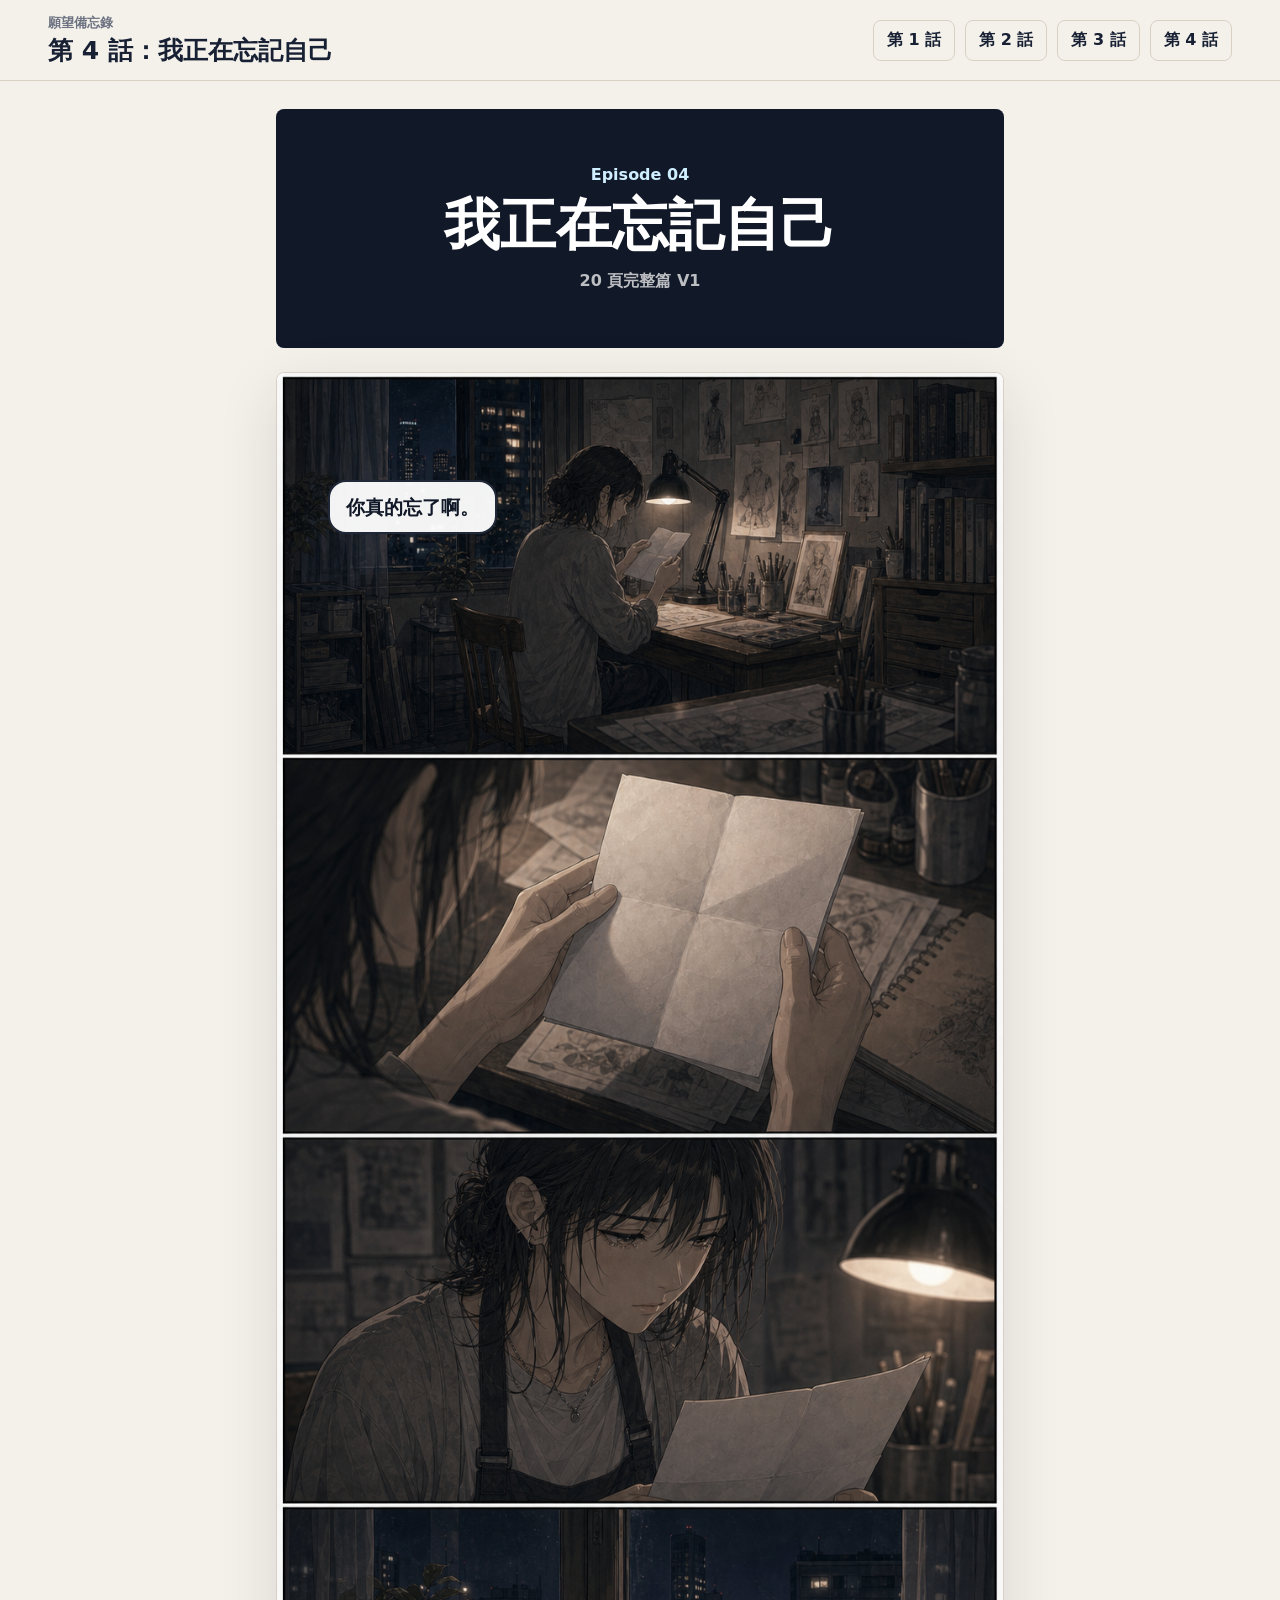
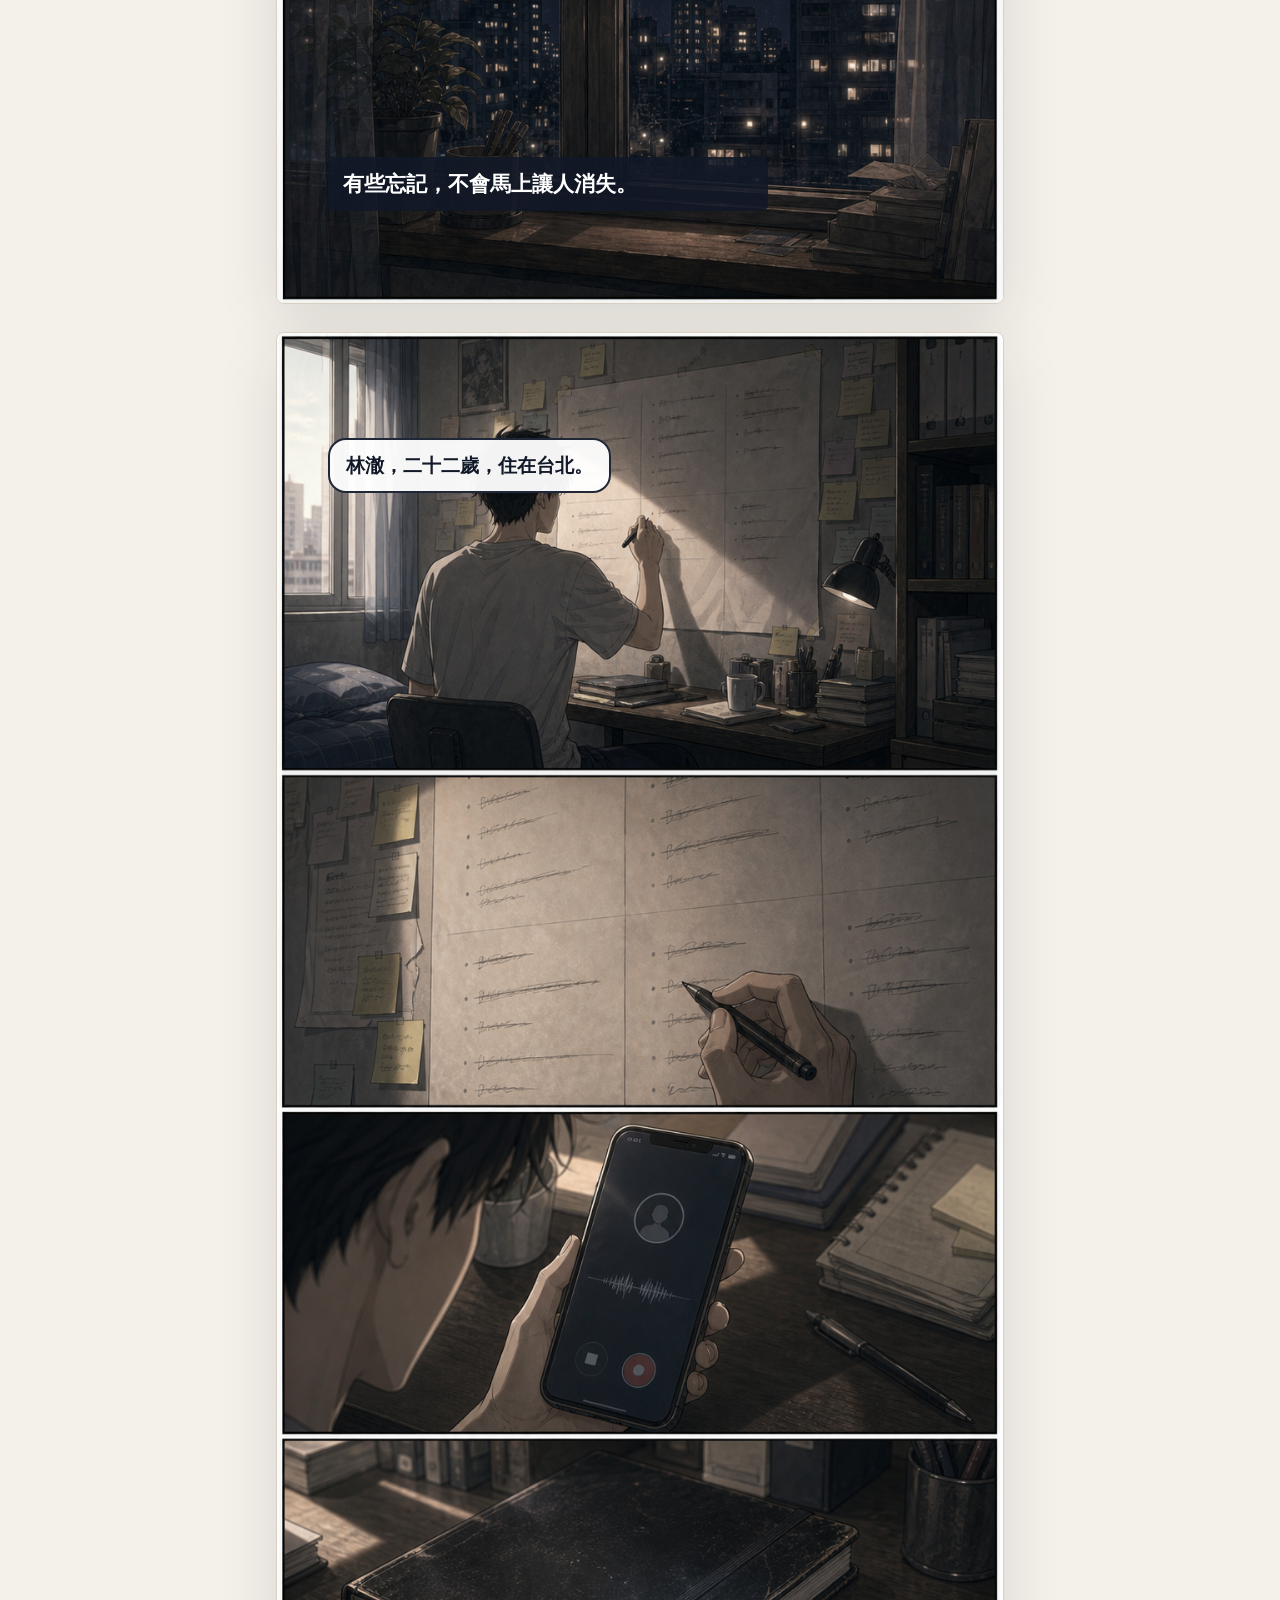
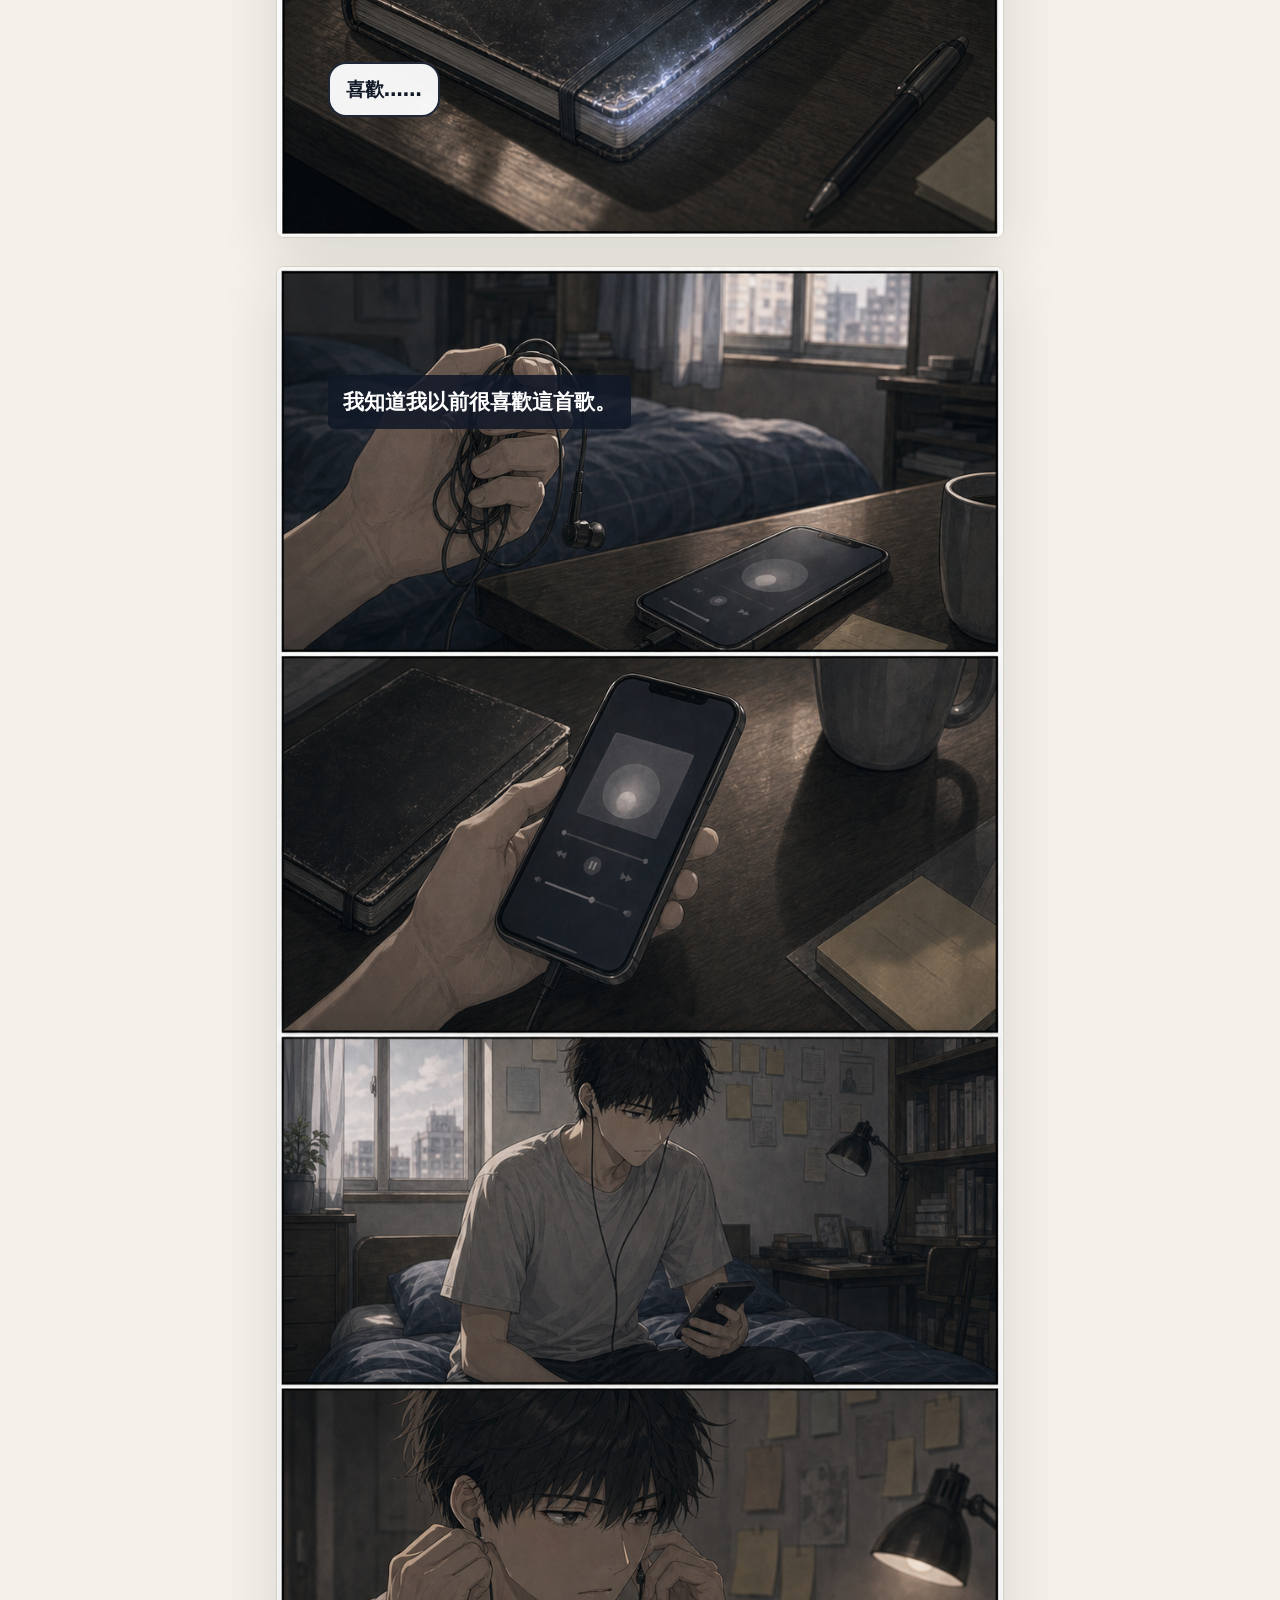
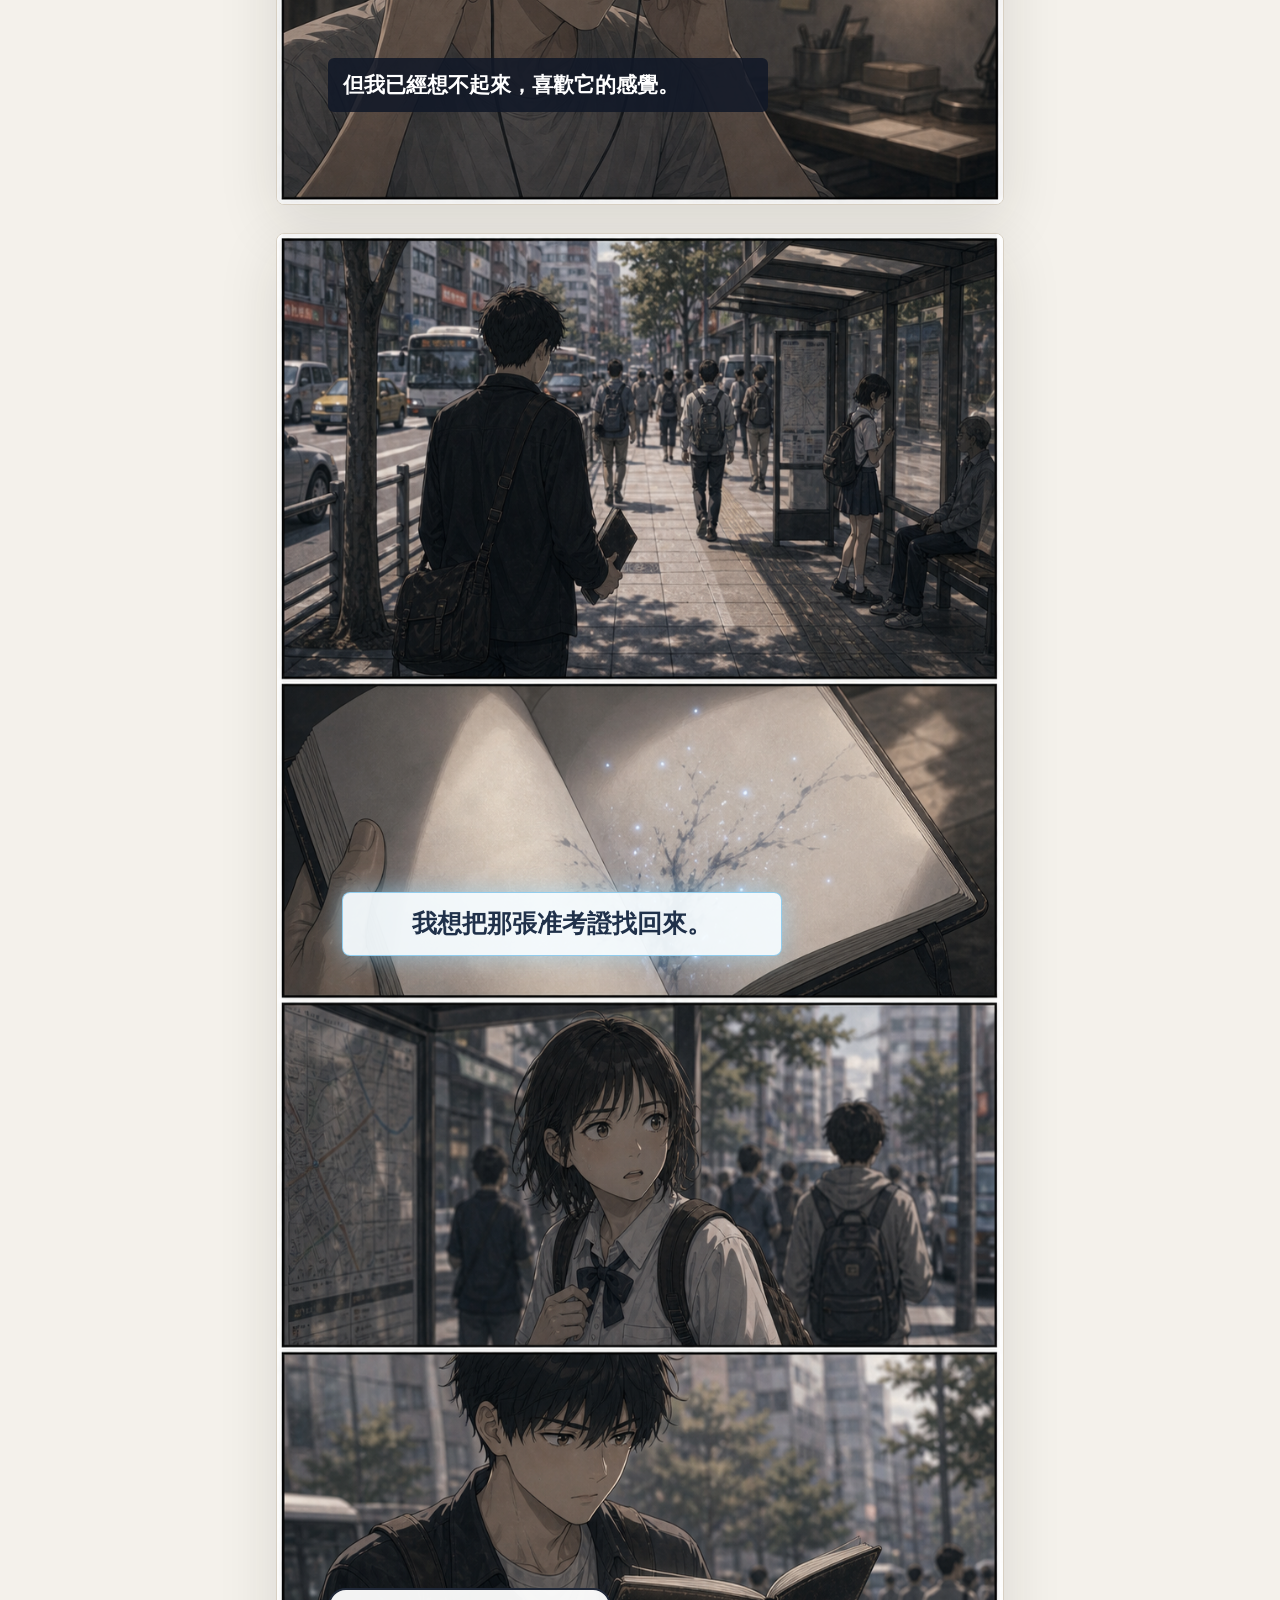
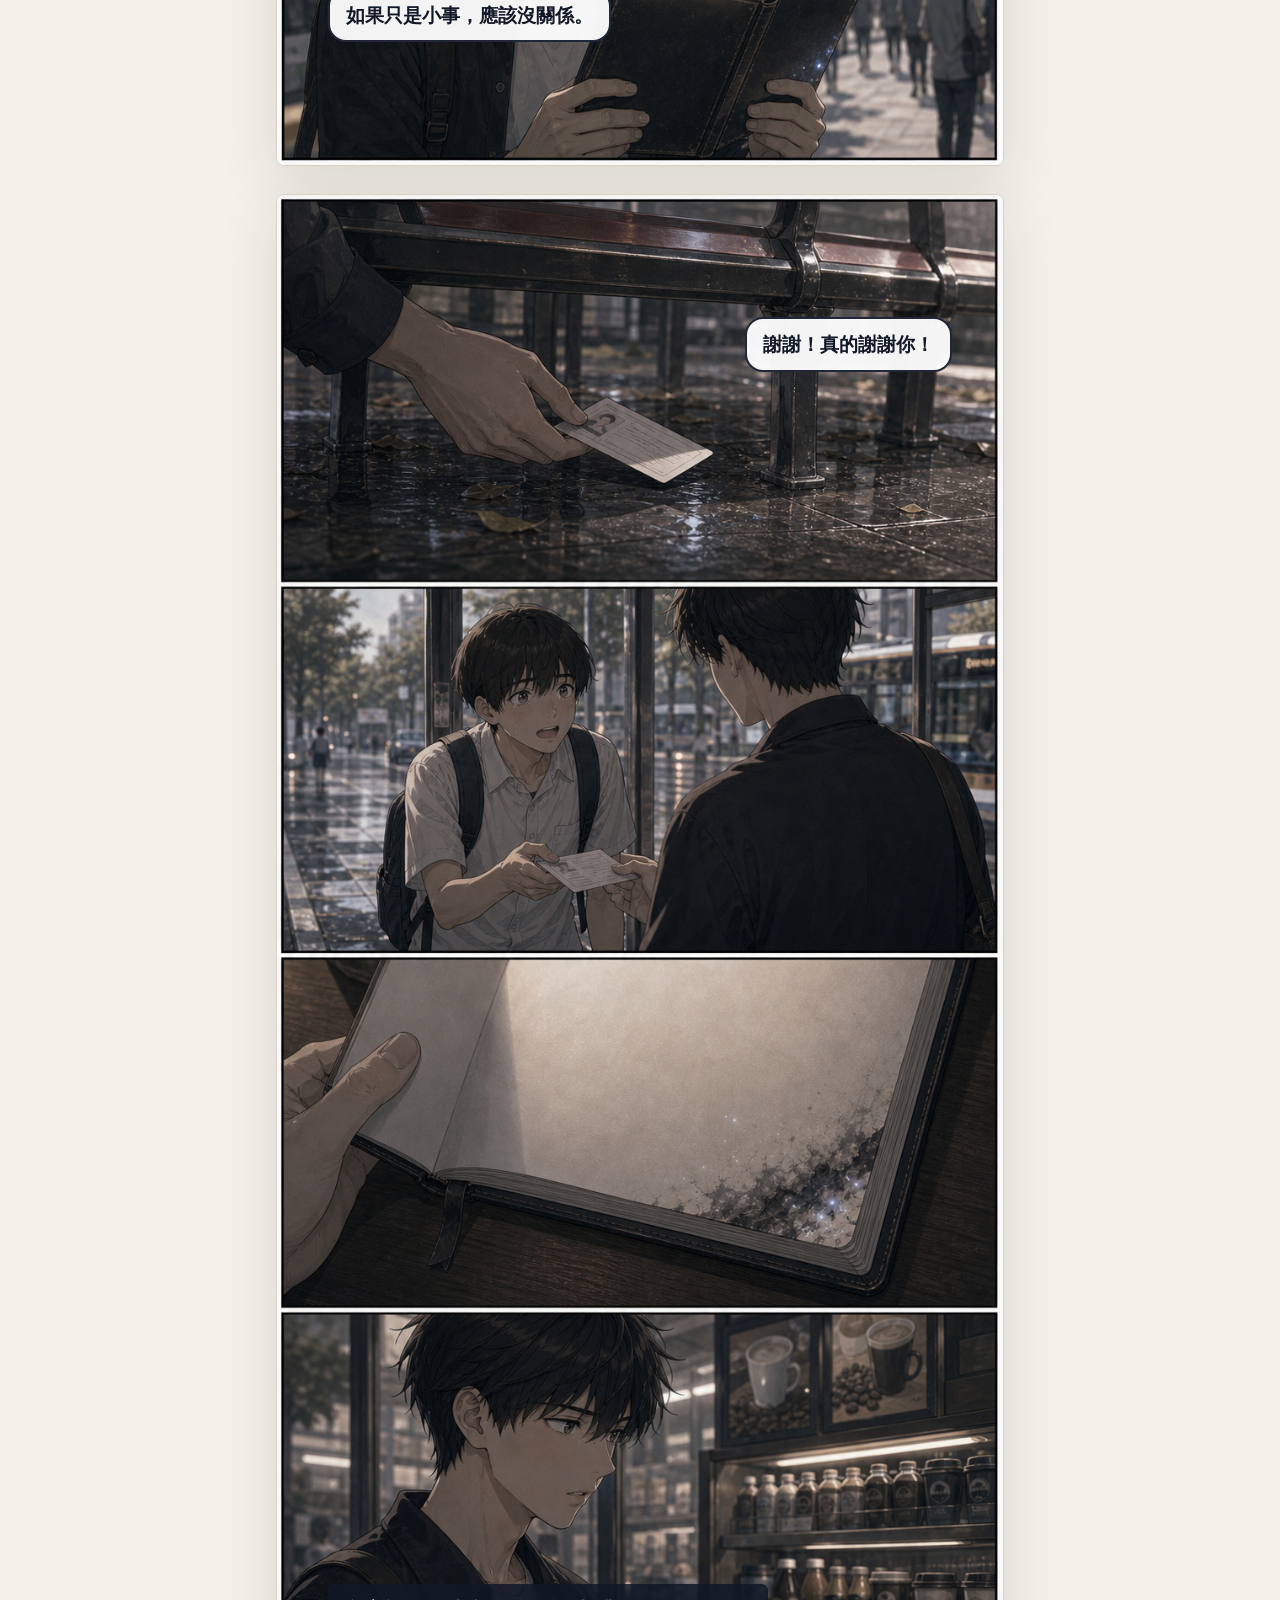
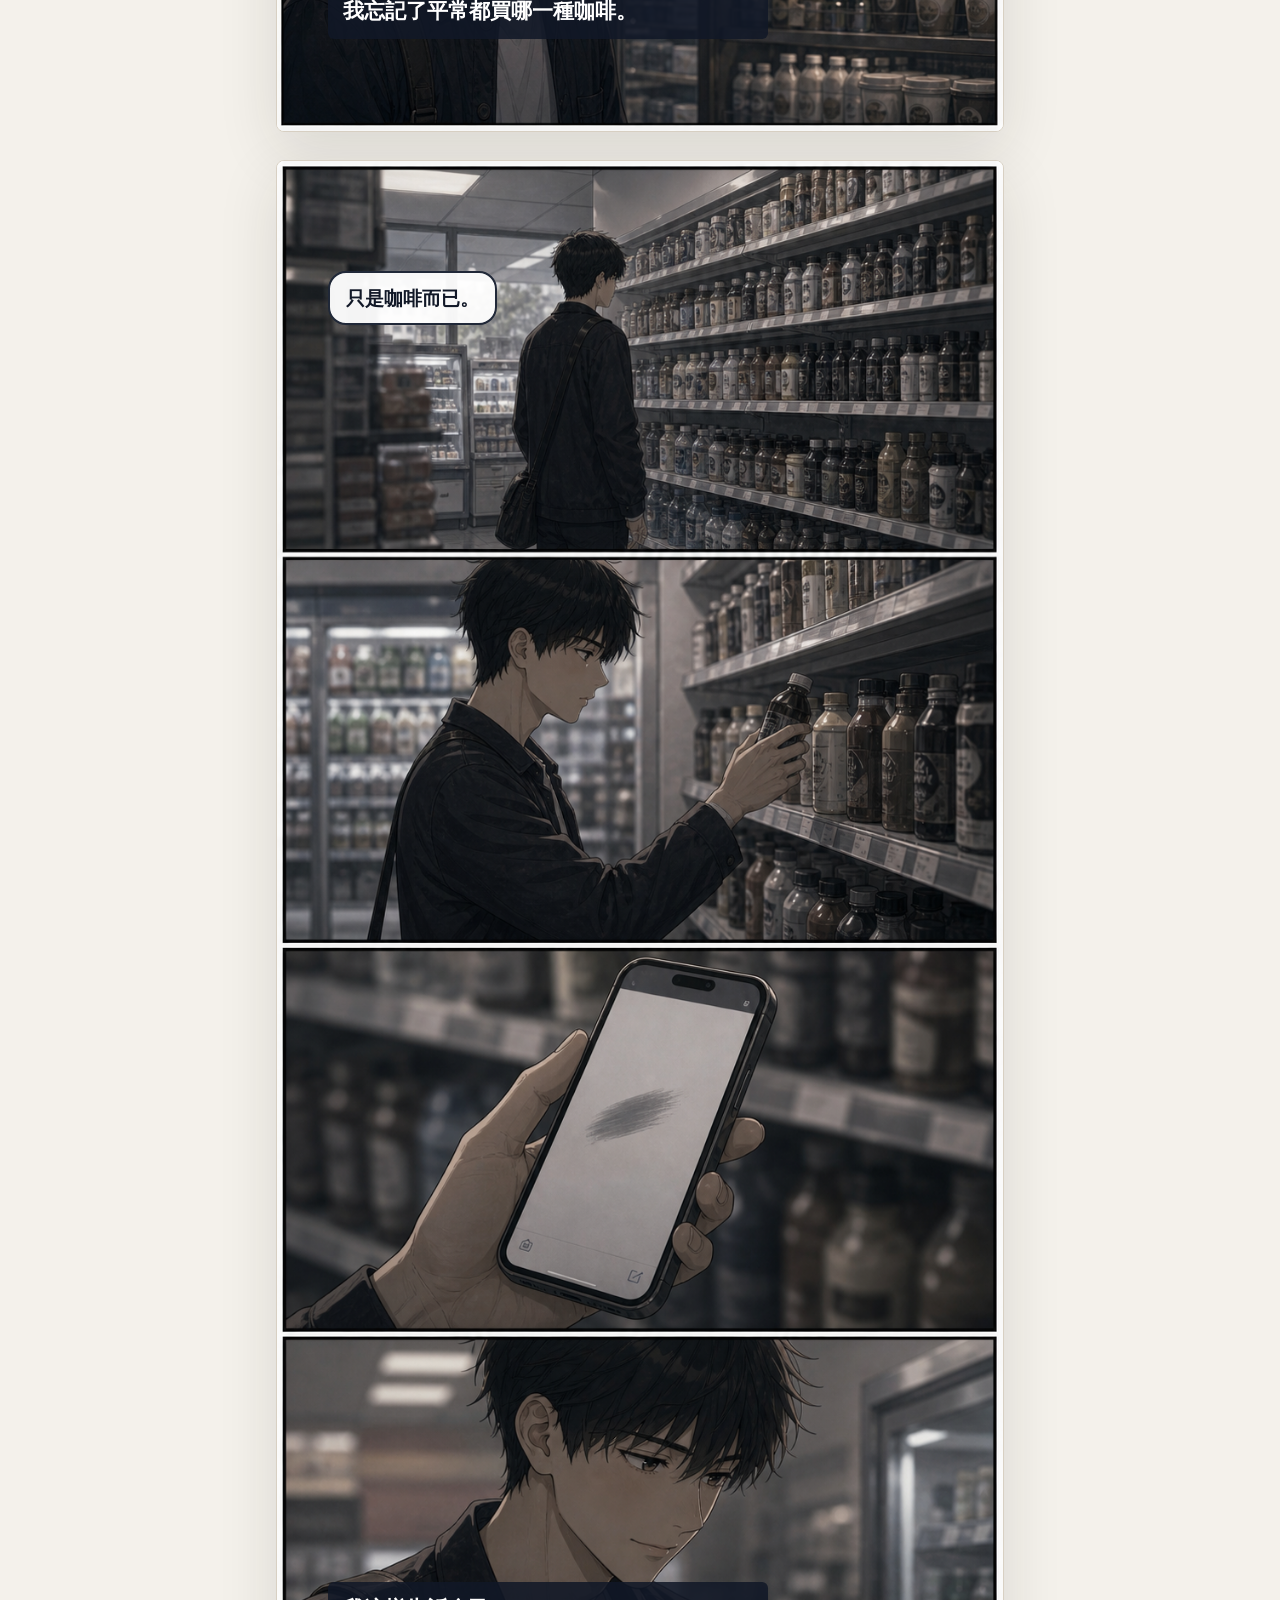
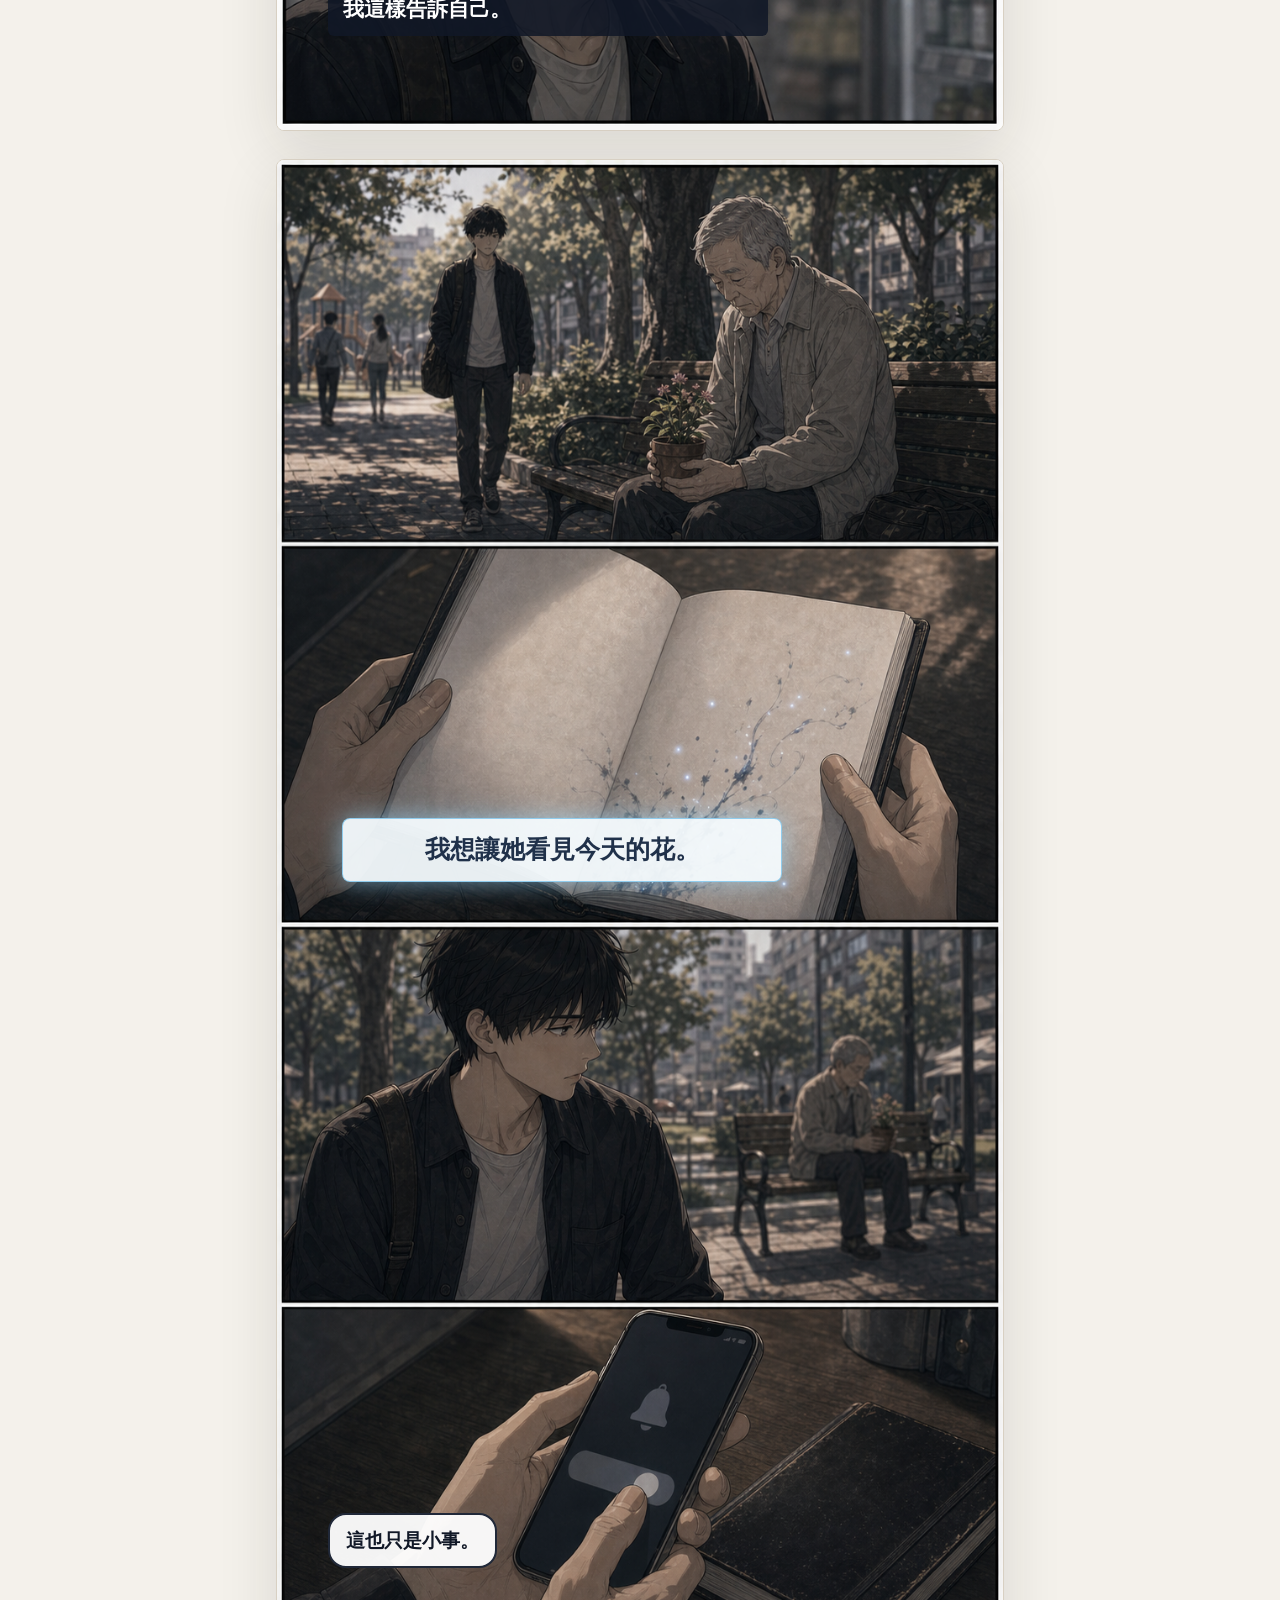
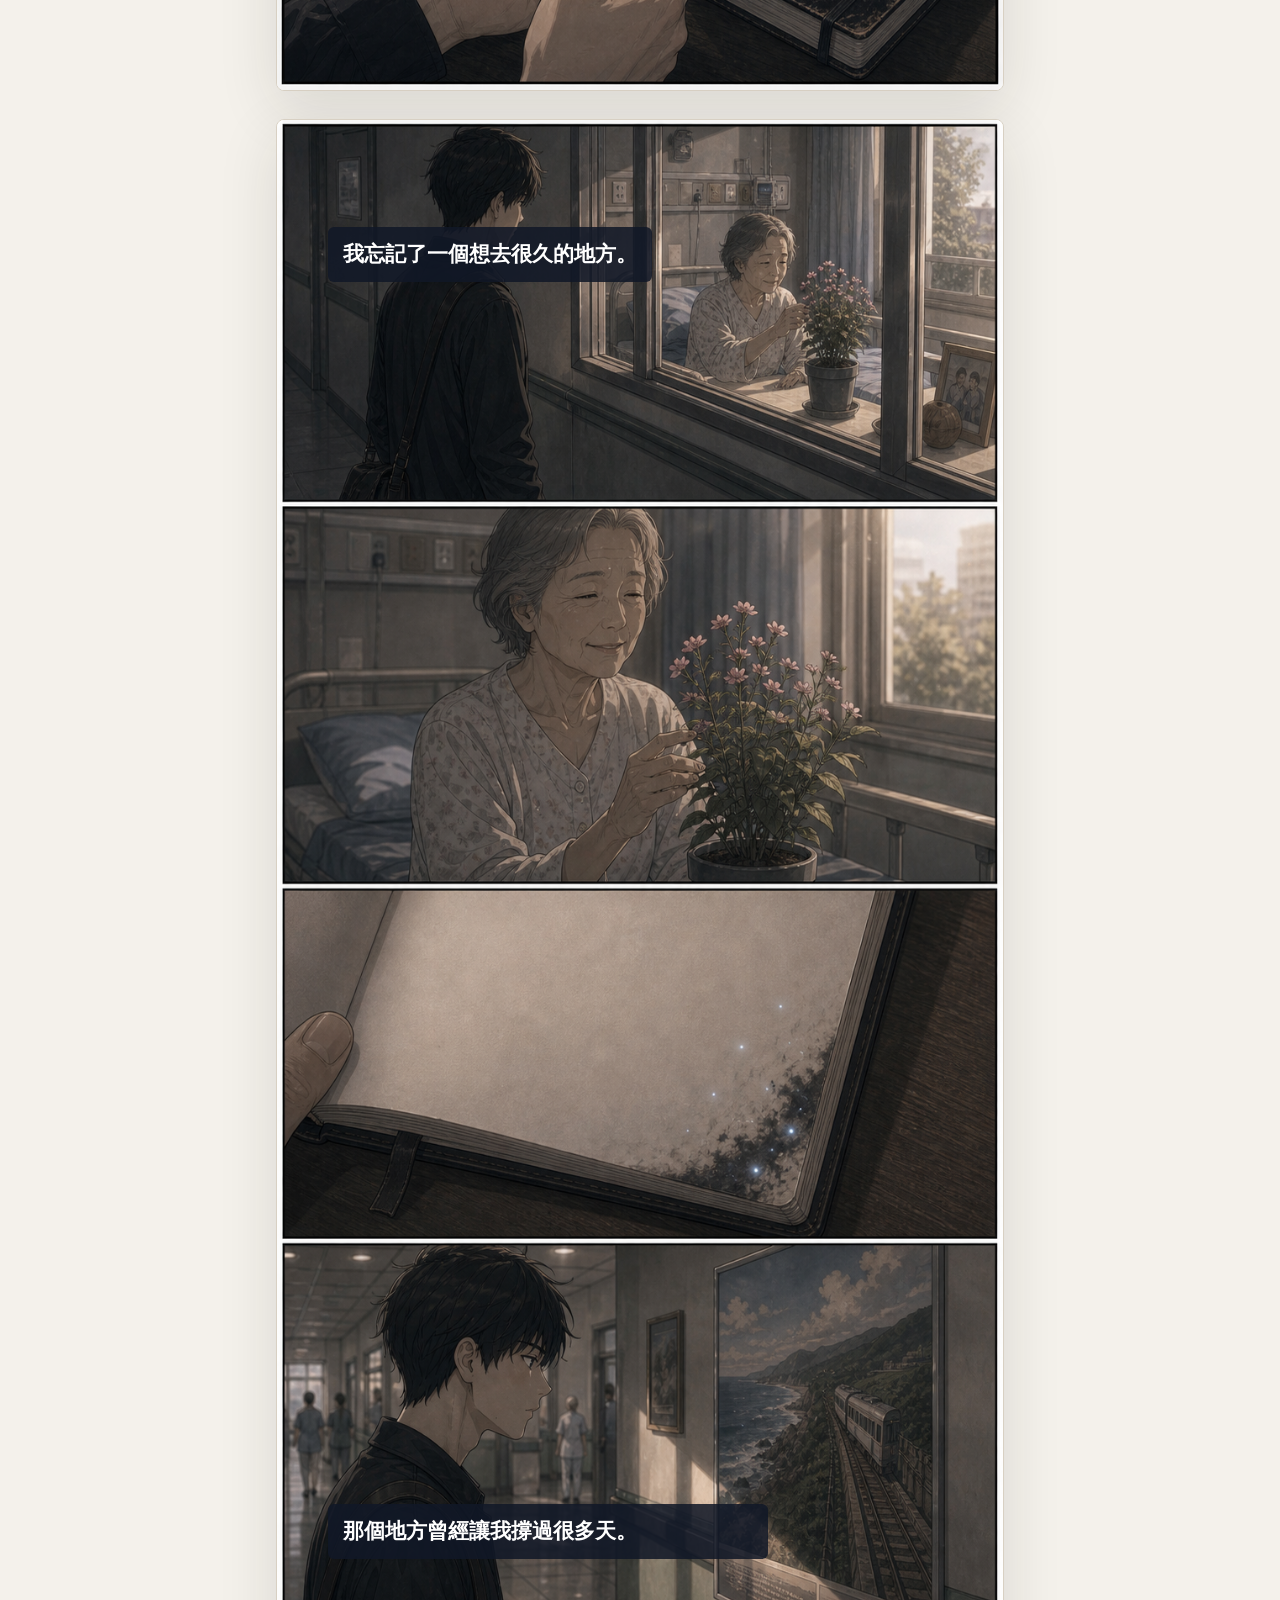
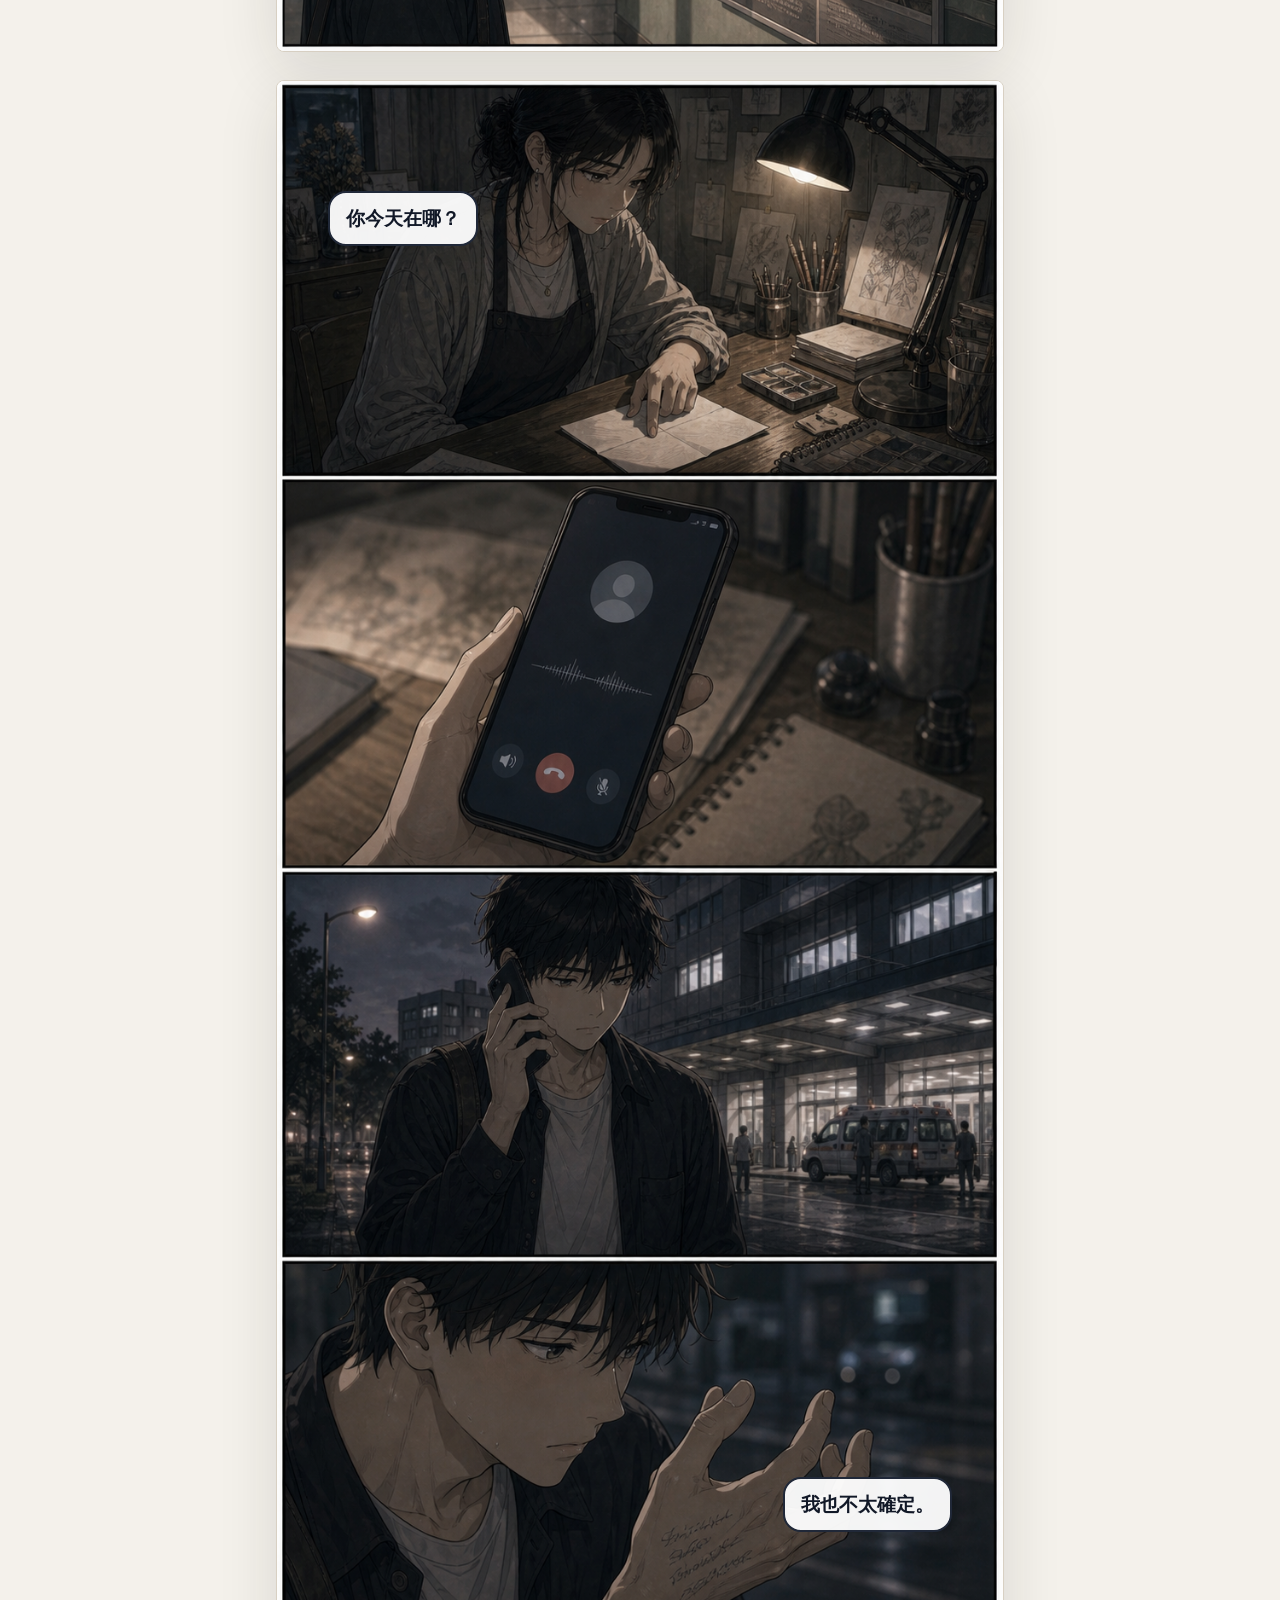
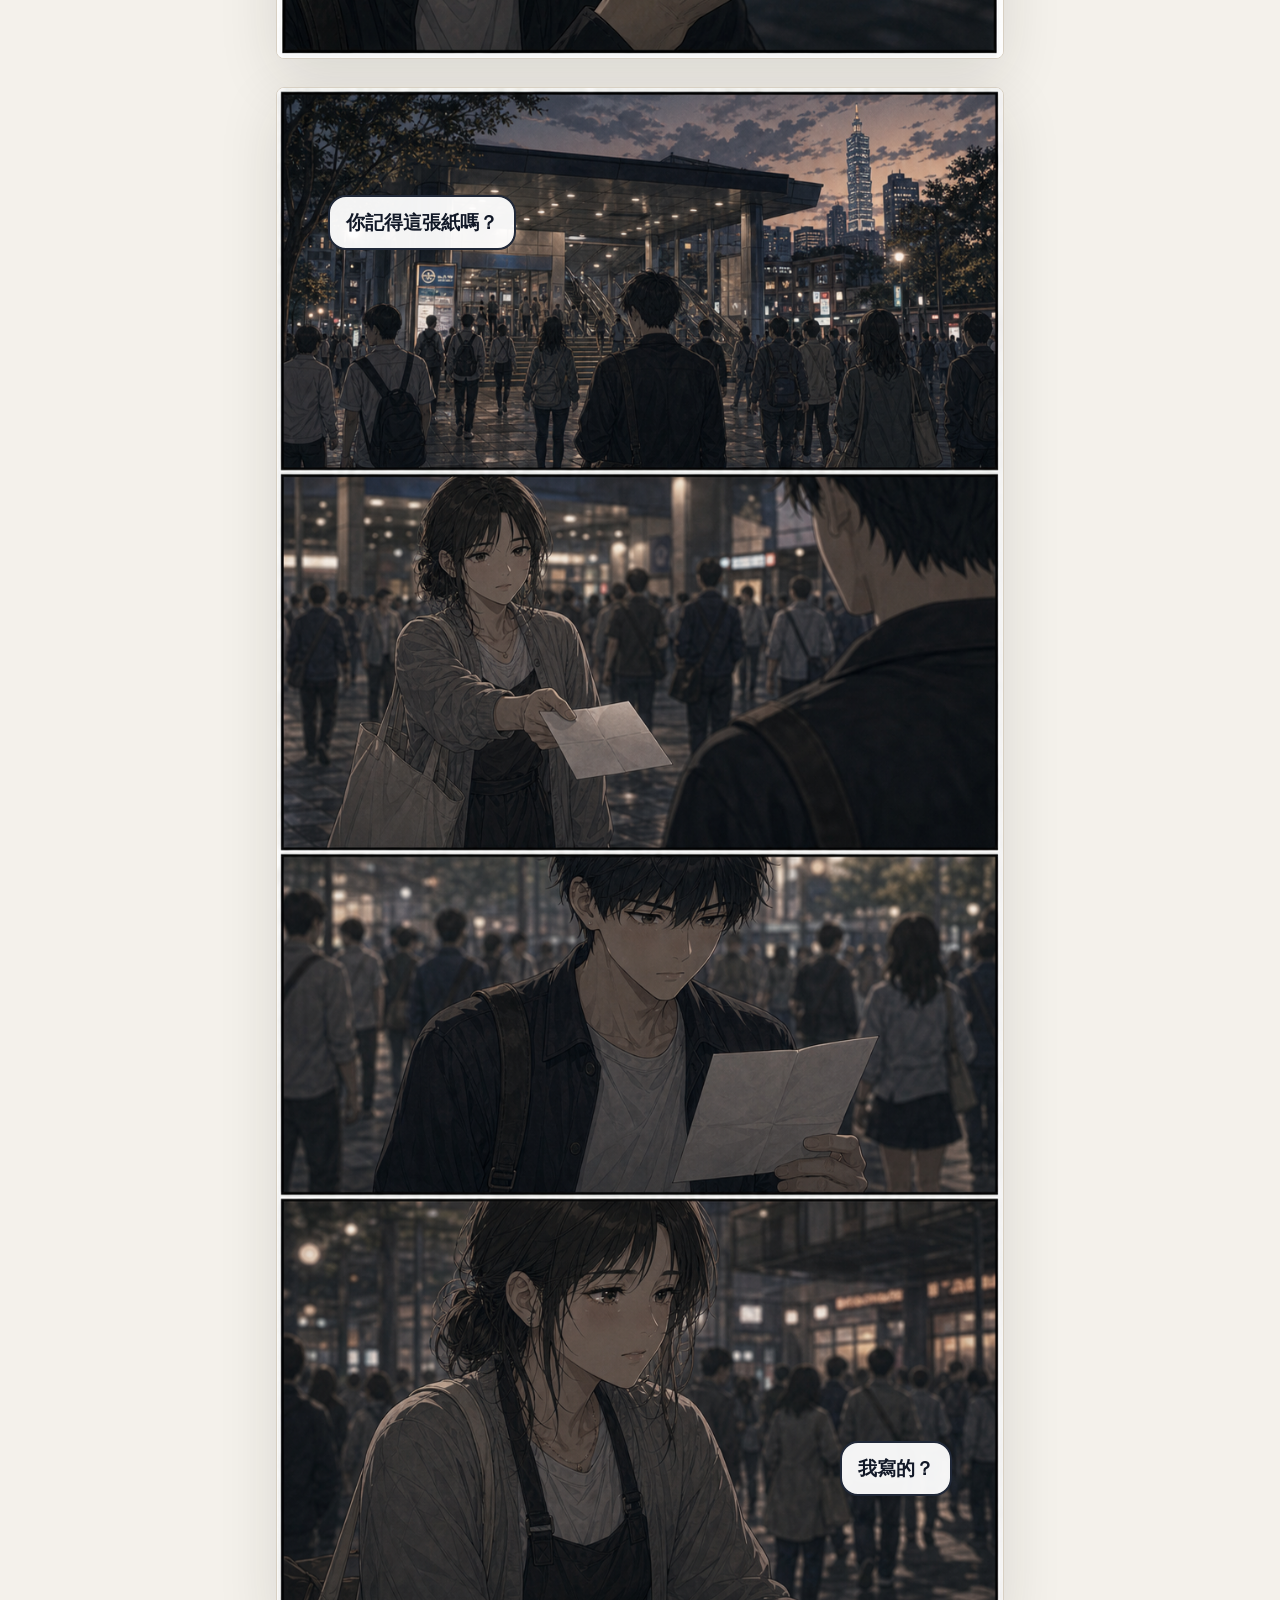
<file: episode-04.html>
<!doctype html>
<html lang="zh-Hant">
<head>
  <meta charset="utf-8">
  <meta name="viewport" content="width=device-width, initial-scale=1">
  <title>願望備忘錄｜第 4 話完整篇</title>
  <link rel="stylesheet" href="./episode-01-reader.css">
  <link rel="stylesheet" href="./episode-02-reader.css">
  <link rel="stylesheet" href="./episode-03-reader.css">
  <link rel="stylesheet" href="./episode-04-reader.css">
</head>
<body>
  <header class="reader-header">
    <div>
      <p>願望備忘錄</p>
      <h1>第 4 話：我正在忘記自己</h1>
    </div>
    <nav class="reader-nav">
      <a href="./index.html">第 1 話</a>
      <a href="./episode-02.html">第 2 話</a>
      <a href="./episode-03.html">第 3 話</a>
      <a href="#top">第 4 話</a>
    </nav>
  </header>

  <main class="reader episode-04" id="top">
    <section class="title-card">
      <p>Episode 04</p>
      <h2>我正在忘記自己</h2>
      <span>20 頁完整篇 V1</span>
    </section>

    <article class="comic-page ep4-page ep4-p1">
      <img src="./assets/episode-04-page-01-visual-v1.png" alt="第 4 話 Page 1">
      <div class="bubble top-left">你真的忘了啊。</div>
      <div class="caption bottom-wide">有些忘記，不會馬上讓人消失。</div>
    </article>

    <article class="comic-page ep4-page ep4-p2">
      <img src="./assets/episode-04-page-02-visual-v1.png" alt="第 4 話 Page 2">
      <div class="bubble top-left">林澈，二十二歲，住在台北。</div>
      <div class="bubble bottom-left">喜歡……</div>
    </article>

    <article class="comic-page ep4-page ep4-p3">
      <img src="./assets/episode-04-page-03-visual-v1.png" alt="第 4 話 Page 3">
      <div class="caption top-left">我知道我以前很喜歡這首歌。</div>
      <div class="caption bottom-wide">但我已經想不起來，喜歡它的感覺。</div>
    </article>

    <article class="comic-page ep4-page ep4-p4">
      <img src="./assets/episode-04-page-04-visual-v1.png" alt="第 4 話 Page 4">
      <div class="wish-text wish-center">我想把那張准考證找回來。</div>
      <div class="bubble bottom-left">如果只是小事，應該沒關係。</div>
    </article>

    <article class="comic-page ep4-page ep4-p5">
      <img src="./assets/episode-04-page-05-visual-v1.png" alt="第 4 話 Page 5">
      <div class="bubble top-right">謝謝！真的謝謝你！</div>
      <div class="caption bottom-wide">我忘記了平常都買哪一種咖啡。</div>
    </article>

    <article class="comic-page ep4-page ep4-p6">
      <img src="./assets/episode-04-page-06-visual-v1.png" alt="第 4 話 Page 6">
      <div class="bubble top-left">只是咖啡而已。</div>
      <div class="caption bottom-wide">我這樣告訴自己。</div>
    </article>

    <article class="comic-page ep4-page ep4-p7">
      <img src="./assets/episode-04-page-07-visual-v1.png" alt="第 4 話 Page 7">
      <div class="wish-text wish-center">我想讓她看見今天的花。</div>
      <div class="bubble bottom-left">這也只是小事。</div>
    </article>

    <article class="comic-page ep4-page ep4-p8">
      <img src="./assets/episode-04-page-08-visual-v1.png" alt="第 4 話 Page 8">
      <div class="caption top-left">我忘記了一個想去很久的地方。</div>
      <div class="caption bottom-wide">那個地方曾經讓我撐過很多天。</div>
    </article>

    <article class="comic-page ep4-page ep4-p9">
      <img src="./assets/episode-04-page-09-visual-v1.png" alt="第 4 話 Page 9">
      <div class="bubble top-left">你今天在哪？</div>
      <div class="bubble bottom-right">我也不太確定。</div>
    </article>

    <article class="comic-page ep4-page ep4-p10">
      <img src="./assets/episode-04-page-10-visual-v1.png" alt="第 4 話 Page 10">
      <div class="bubble top-left">你記得這張紙嗎？</div>
      <div class="bubble bottom-right">我寫的？</div>
    </article>

    <article class="comic-page ep4-page ep4-p11">
      <img src="./assets/episode-04-page-11-visual-v1.png" alt="第 4 話 Page 11">
      <div class="caption top-left">那時候，是你先看見我的。</div>
      <div class="caption bottom-wide">在我還不敢承認自己想畫畫以前。</div>
    </article>

    <article class="comic-page ep4-page ep4-p12">
      <img src="./assets/episode-04-page-12-visual-v1.png" alt="第 4 話 Page 12">
      <div class="bubble top-left">我以前……想做什麼？</div>
    </article>

    <article class="comic-page ep4-page ep4-p13">
      <img src="./assets/episode-04-page-13-visual-v1.png" alt="第 4 話 Page 13">
      <div class="wish-text wish-center">我想找回媽媽送我的髮夾。</div>
      <div class="bubble bottom-right">不要。</div>
    </article>

    <article class="comic-page ep4-page ep4-p14">
      <img src="./assets/episode-04-page-14-visual-v1.png" alt="第 4 話 Page 14">
      <div class="bubble top-left">她只是在找髮夾。</div>
      <div class="bubble bottom-wide-bubble">你也只是在一點一點不見。</div>
    </article>

    <article class="comic-page ep4-page ep4-p15">
      <img src="./assets/episode-04-page-15-visual-v1.png" alt="第 4 話 Page 15">
      <div class="bubble top-left">如果我連這個都不做。</div>
      <div class="bubble bottom-wide-bubble">那我還剩什麼？</div>
    </article>

    <article class="comic-page ep4-page ep4-p16">
      <img src="./assets/episode-04-page-16-visual-v1.png" alt="第 4 話 Page 16">
      <div class="bubble top-left">幫人不一定要用那本東西。</div>
      <div class="bubble bottom-right">你先站在這裡就好。</div>
    </article>

    <article class="comic-page ep4-page ep4-p17">
      <img src="./assets/episode-04-page-17-visual-v1.png" alt="第 4 話 Page 17">
      <div class="caption top-left">願望沒有被備忘錄完成。</div>
      <div class="caption bottom-wide">可是那個孩子還是笑了。</div>
    </article>

    <article class="comic-page ep4-page ep4-p18">
      <img src="./assets/episode-04-page-18-visual-v1.png" alt="第 4 話 Page 18">
      <div class="bubble top-left">你以為失去的是記憶。</div>
      <div class="bubble bottom-wide-bubble">其實它先拿走的是你和自己的關係。</div>
    </article>

    <article class="comic-page ep4-page ep4-p19">
      <img src="./assets/episode-04-page-19-visual-v1.png" alt="第 4 話 Page 19">
      <div class="bubble top-left">如果你繼續把自己當成代價。</div>
      <div class="bubble bottom-wide-bubble">下一個被忘記的，可能是你的名字。</div>
    </article>

    <article class="comic-page ep4-page ep4-p20">
      <img src="./assets/episode-04-page-20-visual-v1.png" alt="第 4 話 Page 20">
      <div class="wish-text ep4-final-wish">我希望他不要再為我--</div>
      <div class="caption bottom-wide">這一次，願望終於開始寫下來。</div>
    </article>

    <section class="end-card">
      <p>To be continued</p>
      <h2>下一話：最後一個願望</h2>
      <a class="episode-link" href="./episode-03.html">回到第 3 話</a>
    </section>
  </main>
</body>
</html>
</file>
<file: episode-01-reader.css>
:root {
  --ink: #182033;
  --muted: #6c7280;
  --paper: #f4f1eb;
  --panel: #fffdf8;
  --line: #d8d0c3;
  --night: #111827;
  --glow: #cfeeff;
  --note: #fff2a8;
}

* {
  box-sizing: border-box;
}

body {
  background: var(--paper);
  color: var(--ink);
  font-family: "Microsoft JhengHei", "Noto Sans TC", system-ui, sans-serif;
  margin: 0;
}

a {
  color: inherit;
  text-decoration: none;
}

.reader-header {
  align-items: center;
  background: rgba(244, 241, 235, 0.96);
  border-bottom: 1px solid var(--line);
  display: flex;
  gap: 18px;
  justify-content: space-between;
  padding: 14px clamp(18px, 4vw, 48px);
  position: sticky;
  top: 0;
  z-index: 5;
}

.reader-header p {
  color: var(--muted);
  font-size: 13px;
  font-weight: 900;
  margin: 0 0 4px;
}

.reader-header h1 {
  font-size: clamp(18px, 3vw, 25px);
  line-height: 1.2;
  margin: 0;
}

.reader-header a {
  border: 1px solid var(--line);
  border-radius: 8px;
  font-weight: 900;
  padding: 9px 13px;
  white-space: nowrap;
}

.reader-nav {
  display: flex;
  gap: 10px;
}

.reader-nav a {
  border: 1px solid var(--line);
  border-radius: 8px;
  font-weight: 900;
  padding: 9px 13px;
  white-space: nowrap;
}

.reader {
  margin: 0 auto;
  max-width: 760px;
  padding: 28px 16px 80px;
}

.title-card,
.end-card {
  background: var(--night);
  border-radius: 8px;
  color: white;
  margin: 0 0 24px;
  padding: clamp(30px, 6vw, 56px);
  text-align: center;
}

.title-card p,
.end-card p {
  color: var(--glow);
  font-weight: 900;
  margin: 0 0 10px;
}

.title-card h2,
.end-card h2 {
  font-size: clamp(32px, 7vw, 56px);
  line-height: 1.12;
  margin: 0 0 14px;
}

.title-card span {
  color: rgba(255, 255, 255, 0.72);
  font-weight: 800;
}

.comic-page {
  background: var(--panel);
  border: 1px solid var(--line);
  border-radius: 8px;
  box-shadow: 0 18px 60px rgba(36, 31, 25, 0.12);
  margin: 0 0 28px;
  overflow: hidden;
  position: relative;
}

.comic-page img {
  display: block;
  width: 100%;
}

.caption,
.bubble,
.message-thread,
.note,
.phone-list,
.phone-alert,
.wish-text,
.sign,
.time-chip {
  position: absolute;
  z-index: 2;
}

.caption {
  background: rgba(17, 24, 39, 0.86);
  border-radius: 6px;
  color: white;
  font-size: clamp(16px, 2.4vw, 22px);
  font-weight: 800;
  line-height: 1.45;
  padding: 12px 15px;
}

.bubble {
  background: rgba(255, 255, 255, 0.95);
  border: 2px solid #202838;
  border-radius: 18px;
  color: #111827;
  font-size: clamp(15px, 2.1vw, 20px);
  font-weight: 900;
  line-height: 1.4;
  max-width: 270px;
  padding: 12px 16px;
}

.note,
.sign {
  background: rgba(255, 246, 166, 0.95);
  box-shadow: 0 7px 18px rgba(0, 0, 0, 0.18);
  color: #3f3412;
  font-size: clamp(13px, 2vw, 18px);
  font-weight: 900;
  padding: 9px 12px;
  transform: rotate(-3deg);
}

.message-thread,
.phone-list,
.phone-alert {
  background: rgba(255, 255, 255, 0.96);
  border-radius: 18px;
  box-shadow: 0 10px 30px rgba(0, 0, 0, 0.18);
  color: #1d3557;
  padding: 12px 15px;
}

.message-name,
.phone-list b,
.phone-alert b {
  color: #5c6f8a;
  display: block;
  font-size: clamp(12px, 1.7vw, 15px);
  font-weight: 900;
  margin-bottom: 6px;
}

.message-bubble,
.phone-alert span {
  background: #e8f2ff;
  border-radius: 15px;
  color: #13243a;
  display: block;
  font-size: clamp(16px, 2.4vw, 21px);
  font-weight: 900;
  line-height: 1.35;
  padding: 10px 13px;
}

.message-time {
  color: #7c8798;
  font-size: clamp(11px, 1.5vw, 13px);
  font-weight: 800;
  margin-top: 5px;
  text-align: right;
}

.phone-list span {
  border-top: 1px solid #e3e8ef;
  display: block;
  font-size: clamp(13px, 1.9vw, 17px);
  font-weight: 800;
  padding: 5px 0;
}

.wish-text {
  background: rgba(246, 252, 255, 0.94);
  border: 1px solid rgba(122, 195, 235, 0.8);
  border-radius: 8px;
  box-shadow: 0 0 26px rgba(161, 221, 255, 0.65);
  color: #20314a;
  font-size: clamp(18px, 3vw, 27px);
  font-weight: 900;
  line-height: 1.35;
  padding: 14px 18px;
}

.time-chip {
  background: rgba(17, 24, 39, 0.86);
  border-radius: 999px;
  color: white;
  font-size: clamp(13px, 2vw, 17px);
  font-weight: 900;
  padding: 8px 12px;
}

.p1 .n1 { right: 12%; top: 11%; }
.p1 .n2 { right: 28%; top: 24%; transform: rotate(4deg); }
.p1 .c1 { left: 8%; top: 9%; }
.p1 .c2 { bottom: 8%; left: 7%; right: 7%; }

.p2 .phone-list { left: 8%; top: 34%; width: min(230px, 42%); }
.p2 .b1 { right: 9%; top: 12%; }
.p2 .b2 { bottom: 12%; left: 9%; }

.p3 .message-thread { left: 11%; top: 36%; width: min(330px, 70%); }
.p3 .c3 { bottom: 8%; left: 7%; right: 7%; }

.p4 .c4 { left: 8%; top: 8%; }
.p4 .s1 { right: 12%; top: 42%; transform: rotate(2deg); }
.p4 .c5 { bottom: 8%; left: 7%; right: 7%; }

.p5 .t1 { right: 12%; top: 8%; }
.p5 .b3 { left: 8%; top: 22%; }
.p5 .c6 { bottom: 8%; left: 7%; right: 7%; }

.p6 .b4 { right: 8%; top: 16%; }
.p6 .b5 { bottom: 12%; left: 8%; }

.p7 .phone-alert { right: 8%; top: 15%; width: min(300px, 70%); }
.p7 .b6 { left: 10%; top: 48%; }
.p7 .c7 { bottom: 8%; left: 7%; right: 7%; }

.p8 .wish-text { bottom: 16%; left: 10%; right: 10%; text-align: center; }
.p8 .b7 { right: 10%; top: 40%; }

.p9 .b8 { right: 7%; top: 16%; max-width: 310px; }
.p9 .c8 { left: 7%; top: 52%; }
.p9 .c9 { bottom: 8%; left: 7%; right: 7%; }

.p10 .p10-alert { right: 8%; top: 10%; width: min(300px, 70%); }
.p10 .w2 { left: 8%; right: 8%; top: 43%; text-align: center; }
.p10 .b9 { left: 9%; top: 24%; }
.p10 .c10 { left: 7%; bottom: 18%; }
.p10 .c11 { bottom: 7%; left: 7%; right: 7%; }

.p11 .p11-alert { right: 8%; top: 10%; width: min(300px, 70%); }
.p11 .b10 { left: 9%; top: 34%; }
.p11 .c12 { bottom: 8%; left: 7%; right: 7%; }

.p12 .b11 { left: 7%; top: 12%; max-width: 360px; }
.p12 .b12 { right: 7%; top: 44%; max-width: 340px; }
.p12 .c13 { bottom: 8%; left: 7%; right: 7%; }

.p13 .c14 { left: 7%; top: 8%; right: 7%; }
.p13 .b13 { right: 7%; top: 38%; max-width: 360px; }
.p13 .c15 { bottom: 8%; left: 7%; right: 7%; }

.p14 .b14 { left: 7%; top: 12%; }
.p14 .s2 {
  background: rgba(17, 24, 39, 0.86);
  border-radius: 999px;
  color: white;
  font-size: clamp(22px, 5vw, 42px);
  font-weight: 900;
  left: 46%;
  padding: 10px 18px;
  position: absolute;
  top: 36%;
  z-index: 2;
}
.p14 .c16 { left: 7%; top: 50%; }
.p14 .b15 { bottom: 8%; right: 7%; max-width: 360px; }

.p15 .b16 { left: 7%; top: 12%; }
.p15 .c17 { left: 7%; top: 46%; right: 7%; }
.p15 .c18 { bottom: 8%; left: 7%; right: 7%; }

.voice {
  background: rgba(246, 252, 255, 0.95);
  border: 1px solid rgba(122, 195, 235, 0.8);
  border-radius: 999px;
  box-shadow: 0 0 26px rgba(161, 221, 255, 0.65);
  color: #20314a;
  font-size: clamp(18px, 3vw, 28px);
  font-weight: 900;
  line-height: 1.35;
  padding: 14px 20px;
  position: absolute;
  z-index: 2;
}
.p16 .v1 { left: 8%; right: 8%; top: 12%; text-align: center; }
.p16 .c19 { left: 7%; top: 50%; }
.p16 .c20 { bottom: 8%; left: 7%; right: 7%; }

.p17 .w3 { left: 8%; right: 8%; top: 12%; text-align: center; }
.p17 .c21 { left: 7%; top: 42%; }
.p17 .b17 { right: 9%; top: 55%; }
.p17 .c22 { bottom: 8%; left: 7%; right: 7%; }

.p18 .p18-message { left: 8%; top: 12%; width: min(330px, 70%); }
.p18 .c23 { left: 7%; top: 48%; }
.p18 .c24 { bottom: 8%; left: 7%; right: 7%; }

.p19 .p19-alert { right: 8%; top: 10%; width: min(300px, 70%); }
.p19 .c25 { left: 7%; top: 44%; }
.p19 .c26 { bottom: 8%; left: 7%; right: 7%; }

.p20 .b18 { left: 8%; top: 12%; }
.p20 .c27 { left: 7%; top: 38%; }
.p20 .w4 { left: 8%; right: 8%; top: 56%; text-align: center; }
.p20 .c28 { bottom: 8%; left: 7%; right: 7%; }

.end-card {
  margin-top: 36px;
}

.end-card h2 {
  font-size: clamp(26px, 5vw, 42px);
}

.episode-link {
  border: 1px solid rgba(255, 255, 255, 0.34);
  border-radius: 8px;
  color: white;
  display: inline-block;
  font-weight: 900;
  margin-top: 8px;
  padding: 10px 14px;
}

@media (max-width: 640px) {
  .reader-header {
    align-items: flex-start;
    flex-direction: column;
  }

  .reader {
    padding-left: 10px;
    padding-right: 10px;
  }

  .caption,
  .bubble,
  .message-thread,
  .phone-list,
  .phone-alert {
    max-width: 86%;
  }
}
</file>
<file: episode-02-reader.css>
.reader-nav {
  display: flex;
  gap: 10px;
}

.reader-nav a {
  border: 1px solid var(--line);
  border-radius: 8px;
  font-weight: 900;
  padding: 9px 13px;
  white-space: nowrap;
}

.episode-link {
  border: 1px solid rgba(255, 255, 255, 0.34);
  border-radius: 8px;
  color: white;
  display: inline-block;
  font-weight: 900;
  margin-top: 8px;
  padding: 10px 14px;
}

.ep2-page .caption,
.ep2-page .bubble,
.ep2-page .wish-text,
.ep2-page .message-thread,
.ep2-page .note {
  max-width: min(76%, 410px);
}

.ep2-page .bubble {
  font-size: clamp(14px, 2vw, 19px);
}

.ep2-page .caption {
  font-size: clamp(15px, 2.2vw, 21px);
}

.ep2-page .wish-text {
  font-size: clamp(18px, 3vw, 28px);
}

.top-left {
  left: 7%;
  top: 7%;
}

.top-right {
  right: 7%;
  top: 8%;
}

.mid-left {
  left: 7%;
  top: 42%;
}

.mid-right {
  right: 7%;
  top: 41%;
}

.lower-left {
  left: 7%;
  top: 58%;
}

.bottom-left {
  bottom: 8%;
  left: 7%;
}

.bottom-right {
  bottom: 8%;
  right: 7%;
}

.bottom-wide {
  bottom: 6%;
  left: 7%;
  right: 7%;
  max-width: none;
}

.bottom-wide-bubble {
  bottom: 7%;
  left: 7%;
  right: 7%;
  max-width: none;
}

.wish-center {
  left: 9%;
  right: 9%;
  text-align: center;
  top: 62%;
}

.note-a {
  left: 10%;
  top: 32%;
}

.ep2-message {
  left: 8%;
  top: 30%;
  width: min(430px, 82%);
}

.ep2-message-small {
  right: 8%;
  top: 24%;
  width: min(330px, 68%);
}

.ep2-p13 .mid-left,
.ep2-p15 .bottom-wide-bubble,
.ep2-p18 .bottom-wide,
.ep2-p20 .bottom-wide {
  max-width: none;
}

.ep2-p18 .bottom-wide {
  bottom: 18%;
}

.ep2-p19 .bottom-wide {
  bottom: 5%;
}

.ep2-p19 .bottom-left {
  bottom: 19%;
}

@media (max-width: 640px) {
  .reader-nav {
    flex-wrap: wrap;
  }

  .ep2-page .caption,
  .ep2-page .bubble,
  .ep2-page .wish-text,
  .ep2-page .message-thread,
  .ep2-page .note {
    max-width: 88%;
  }

  .ep2-p18 .bottom-wide {
    bottom: 16%;
  }
}
</file>
<file: episode-03-reader.css>
.ep3-page .caption,
.ep3-page .bubble,
.ep3-page .wish-text,
.ep3-page .message-thread,
.ep3-page .note {
  max-width: min(78%, 430px);
}

.ep3-page .bubble {
  font-size: clamp(14px, 2vw, 19px);
}

.ep3-page .caption {
  font-size: clamp(15px, 2.2vw, 21px);
}

.ep3-message {
  left: 8%;
  top: 24%;
  width: min(330px, 72%);
}

.wish-blank {
  background: rgba(255, 255, 255, 0.72);
  border-color: rgba(210, 230, 240, 0.88);
  box-shadow: 0 0 28px rgba(255, 255, 255, 0.88);
  color: rgba(32, 49, 74, 0.36);
  font-size: clamp(20px, 4vw, 34px);
  left: 18%;
  right: 18%;
  text-align: center;
  top: 52%;
}

.ep3-p6 .wish-blank {
  top: 59%;
}

.ep3-p13 .wish-blank {
  top: 49%;
}

.ep3-p19 .mid-right {
  top: 44%;
}

.ep3-p20 .bottom-wide {
  bottom: 7%;
}

@media (max-width: 640px) {
  .ep3-page .caption,
  .ep3-page .bubble,
  .ep3-page .wish-text,
  .ep3-page .message-thread,
  .ep3-page .note {
    max-width: 88%;
  }

  .wish-blank {
    left: 14%;
    right: 14%;
  }
}
</file>
<file: episode-04-reader.css>
.ep4-page .caption,
.ep4-page .bubble,
.ep4-page .wish-text,
.ep4-page .message-thread,
.ep4-page .note {
  max-width: min(78%, 440px);
}

.ep4-page .bubble {
  font-size: clamp(14px, 2vw, 19px);
}

.ep4-page .caption {
  font-size: clamp(15px, 2.2vw, 21px);
}

.ep4-page .wish-text {
  font-size: clamp(17px, 2.7vw, 25px);
}

.ep4-p4 .wish-center,
.ep4-p7 .wish-center,
.ep4-p13 .wish-center {
  top: 43%;
}

.ep4-p15 .bottom-wide-bubble,
.ep4-p18 .bottom-wide-bubble,
.ep4-p19 .bottom-wide-bubble {
  max-width: none;
}

.ep4-final-wish {
  left: 8%;
  right: 8%;
  text-align: center;
  top: 48%;
}

.ep4-p20 .bottom-wide {
  bottom: 8%;
}

@media (max-width: 640px) {
  .ep4-page .caption,
  .ep4-page .bubble,
  .ep4-page .wish-text,
  .ep4-page .message-thread,
  .ep4-page .note {
    max-width: 88%;
  }
}
</file>
